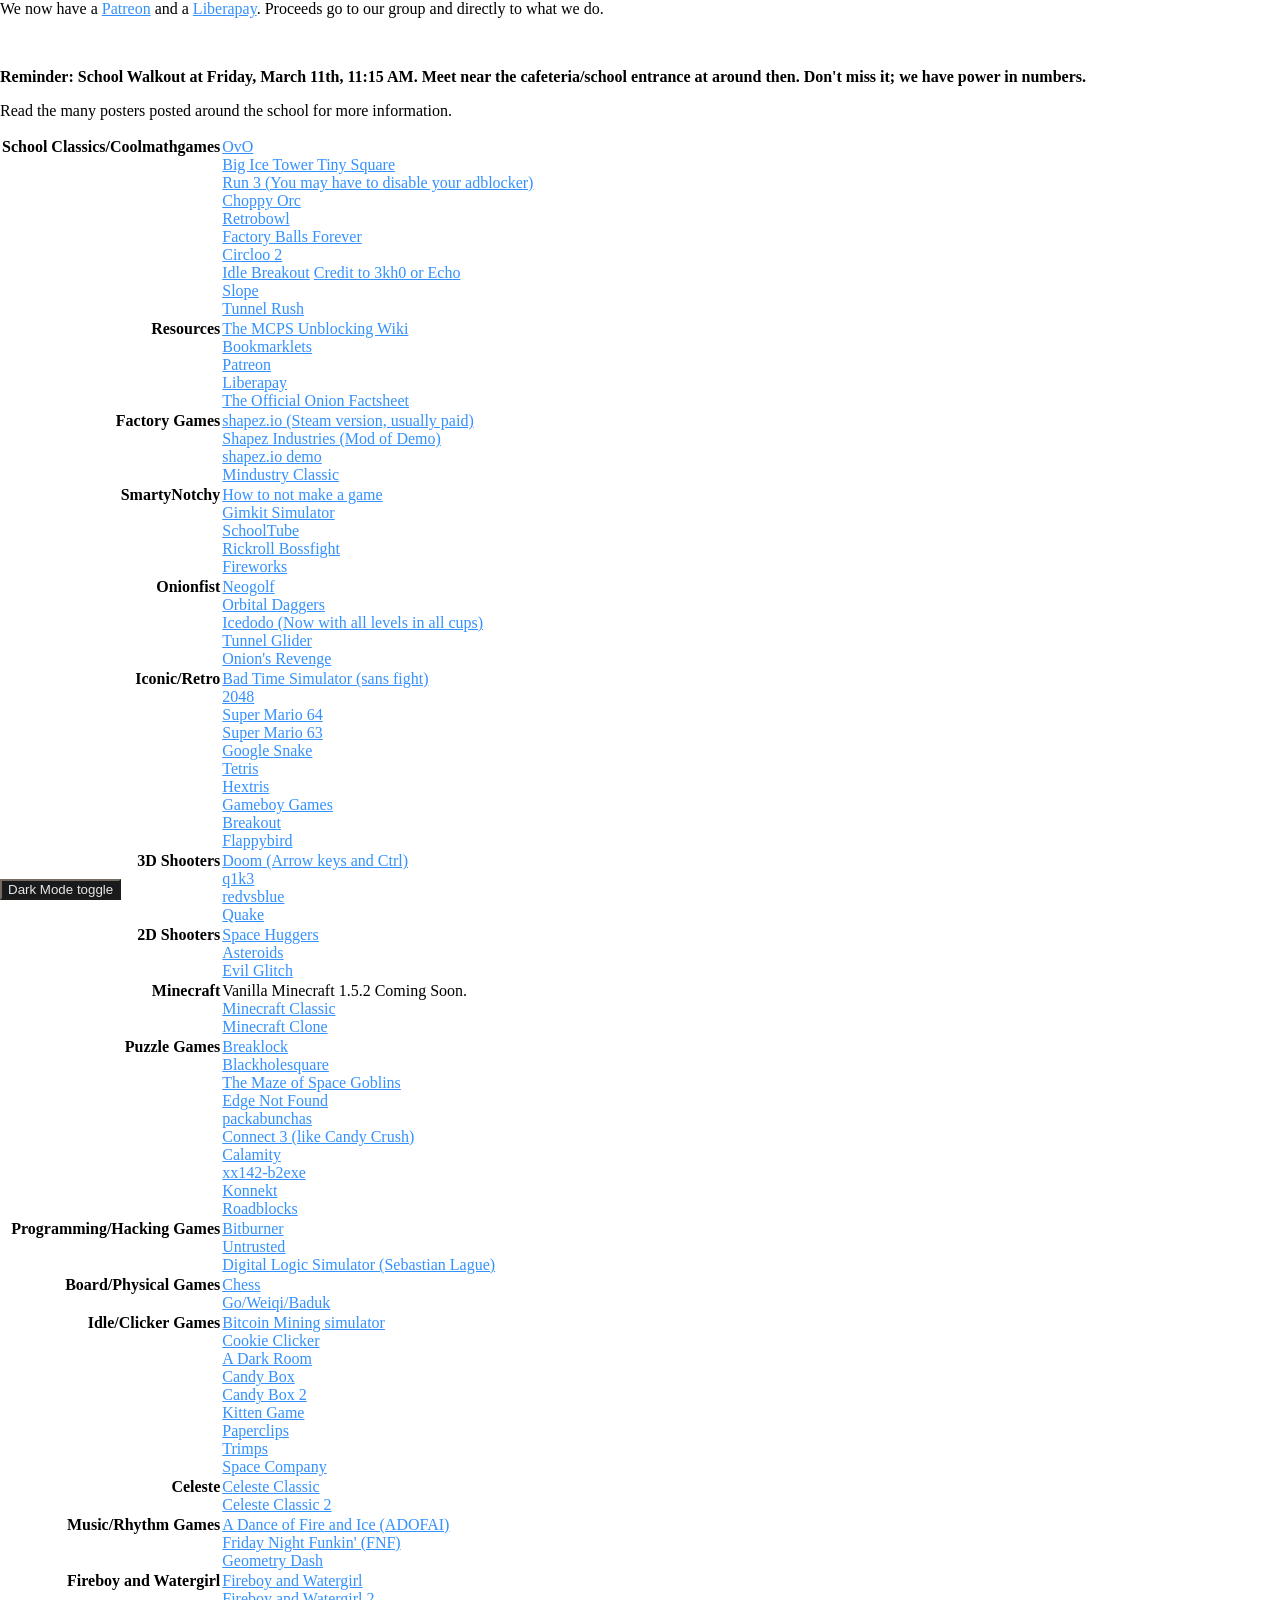
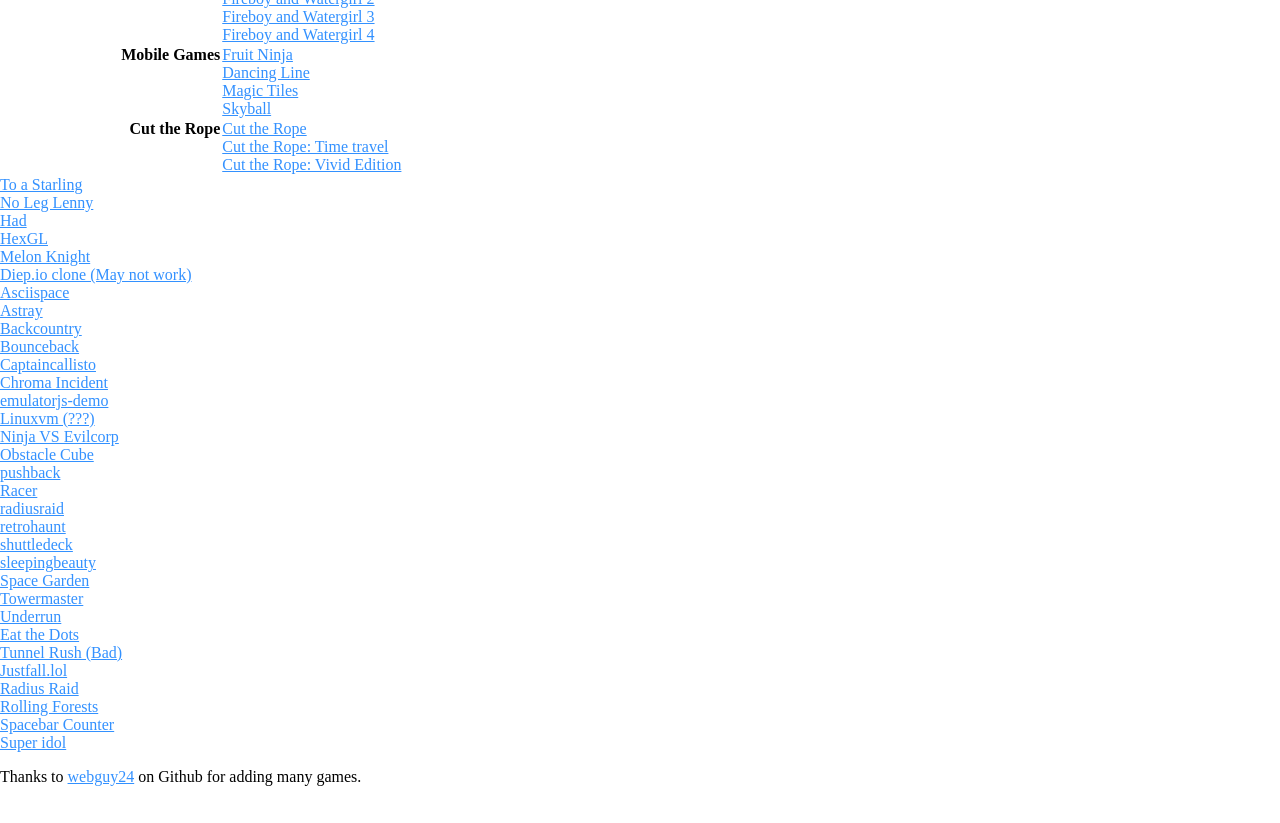
<file: index.html>
<!DOCTYPE html>
<html lang='en'>
<head>
  <title>Chromebooks Are Racist</title>
  <link rel='stylesheet' href='style.css'>
</head>
<body>

We now have a <a href='https://www.patreon.com/normalwebsite'>Patreon</a> and a <a href='https://liberapay.com/normalwebsite'>Liberapay</a>. Proceeds go to our group and directly to what we do.

  <p>	&nbsp; </p>
  
<b>Reminder: School Walkout at Friday, March 11th, 11:15 AM. Meet near the cafeteria/school entrance at around then. Don't miss it; we have power in numbers.</b>
<p>Read the many posters posted around the school for more information.</p>


<table class="groups">
  
  <tr><td class='group'>School Classics/Coolmathgames</td>
  <td>
    <a tabindex='0' href='ovo'>OvO</a><br>
    <a tabindex='0' href='bigicetowertinysquare'>Big Ice Tower Tiny Square</a><br>
    <a tabindex='0' href='run3'>Run 3 (You may have to disable your adblocker)</a><br>
    <a tabindex='0' href='choppyorc'>Choppy Orc</a><br>
    <a tabindex='0' href='retrobowl'>Retrobowl</a><br>
    <a tabindex='0' href='factoryballsforever'>Factory Balls Forever</a><br>
    <a tabindex='0' href='circloo'>Circloo 2</a><br>
    <a tabindex='0' href='idlebreakout'>Idle Breakout</a> <a href='./idlebreakout/LICENSE.txt'>Credit to 3kh0 or Echo</a><br>
    <a tabindex='0' href='slope'>Slope</a><br>
    <a tabindex='0' href='tunnelrush'>Tunnel Rush</a>
  </td></tr>
  
  <tr><td class='group'>Resources</td>
  <td>
    <a tabindex='0' href='wiki'>The MCPS Unblocking Wiki</a><br>
    <a tabindex='0' href='bookmarklets'>Bookmarklets</a><br>
    <a tabindex='0' href='https://www.patreon.com/normalwebsite'>Patreon</a><br>
    <a tabindex='0' href='https://liberapay.com/normalwebsite'>Liberapay</a><br>
    <a tabindex='0' href='https://oniononiononion.github.io'>The Official Onion Factsheet</a>
  
  </td></tr>
  
    <tr><td class='group'>Factory Games</td>
  <td>
    <a tabindex='0' href='shapezio'>shapez.io (Steam version, usually paid)</a><br>
    <a tabindex='0' href='shapezindustries'>Shapez Industries (Mod of Demo)</a><br>
    <a tabindex='0' href='shapezdemo'>shapez.io demo</a><br>
    <a tabindex='0' href='mindustry'>Mindustry Classic</a>
  </td></tr>
  
  <tr><td class='group'>SmartyNotchy</td>
  <td>
    <a tabindex='0' href='howtonotmakeagame'>How to not make a game</a><br>
    <a tabindex='0' href='gimsim'>Gimkit Simulator</a><br>  
    <a tabindex='0' href='schooltube'>SchoolTube</a><br>
    <a tabindex='0' href='rickrollbossfight'>Rickroll Bossfight</a><br>
    <a tabindex='0' href='fireworks'>Fireworks</a>
  </td></tr>
  
  <tr><td class='group'>Onionfist</td>
  <td>
    <a tabindex='0' href='onionfist/neogolf'>Neogolf</a><br>
    <a tabindex='0' href='onionfist/orbitaldaggers'>Orbital Daggers</a><br>
    <a tabindex='0' href='onionfist/icedodo'>Icedodo (Now with all levels in all cups)</a><br>
    <a tabindex='0' href='onionfist/tunnelglider'>Tunnel Glider</a><br>
    <a tabindex='0' href='onionfist/onionsrevenge'>Onion's Revenge</a>
  </td></tr>
  
  <tr><td class='group'>Iconic/Retro</td>
  <td>
    
    <a tabindex='0' href='sans'>Bad Time Simulator (sans fight)</a><br>
    <a tabindex='0' href='2048'>2048</a><br>
    <a tabindex='0' href='sm64'>Super Mario 64</a><br>
    <a tabindex='0' href='sm63'>Super Mario 63</a><br>
    <a tabindex='0' href='snake'>Google Snake</a><br>
    <a tabindex='0' href='tetris'>Tetris</a><br>
    <a tabindex='0' href='hextris'>Hextris</a><br>
    <a tabindex='0' href='gameboy'>Gameboy Games</a><br>
    <a tabindex='0' href='breakout'>Breakout</a><br>
    <a tabindex='0' href='flappybird'>Flappybird</a>
    
  </td></tr>
  
  <tr><td class='group'>3D Shooters</td>
  <td>
    <a tabindex='0' href='doom'>Doom (Arrow keys and Ctrl)</a><br>
    <a tabindex='0' href='q1k3'>q1k3</a><br>
    <a tabindex='0' href='redvsblue'>redvsblue</a><br>
    <a tabindex='0' href='quake'>Quake</a><br>
  </td></tr>
  
  <tr><td class='group'>2D Shooters</td>
  <td>
    <a tabindex='0' href='spacehuggers'>Space Huggers</a><br>
    <a tabindex='0' href='asteroids'>Asteroids</a><br>
    <a tabindex='0' href='evilglitch'>Evil Glitch</a><br>
  </td></tr>
  
  <tr><td class='group'>Minecraft</td>
  <td>
    Vanilla Minecraft 1.5.2 Coming Soon.<br>
    <a tabindex='0' href='minecraftclassic'>Minecraft Classic</a><br>
    <a tabindex='0' href='minecraftjs'>Minecraft Clone</a>
  </td></tr>
  
  <tr><td class='group'>Puzzle Games</td>
  <td>
    <a tabindex='0' href='breaklock'>Breaklock</a><br>
    <a tabindex='0' href='blackholesquare'>Blackholesquare</a><br>
    <a tabindex='0' href='themazeofspacegoblins'>The Maze of Space Goblins</a><br>
    <a tabindex='0' href='edgenotfound'>Edge Not Found</a><br>
    <a tabindex='0' href='packabunchas'>packabunchas</a><br>
    <a tabindex='0' href='connect3'>Connect 3 (like Candy Crush)</a><br>
    <a tabindex='0' href='calamity'>Calamity</a><br>
    <a tabindex='0' href='xx142-b2exe'>xx142-b2exe</a><br>
    <a tabindex='0' href='konnekt'>Konnekt</a><br>
    <a tabindex='0' href='roadblocks'>Roadblocks</a>
  </td></tr>
  
  <tr><td class='group'>Programming/Hacking Games</td>
  <td>
    <a tabindex='0' href='bitburner'>Bitburner</a><br>
    <a tabindex='0' href='untrusted'>Untrusted</a><br>
    <a tabindex='0' href='logicsim'>Digital Logic Simulator (Sebastian Lague)</a>
  </td></tr>
  
  <tr><td class='group'>Board/Physical Games</td>
  <td>
    <a tabindex='0' href='chess'>Chess</a><br>
    <a tabindex='0' href='tenuki/examples/example_with_simple_controls_and_gutter.html'>Go/Weiqi/Baduk</a>
  </td></tr>
  
  <tr><td class='group'>Idle/Clicker Games</td>
  <td>
    <a tabindex='0' href='bitcoingame'>Bitcoin Mining simulator</a><br>
    <a tabindex='0' href='cookieclicker'>Cookie Clicker</a><br>
    <a tabindex='0' href='adarkroom'>A Dark Room</a><br>
    <a tabindex='0' href='candybox'>Candy Box</a><br>
    <a tabindex='0' href='candybox2'>Candy Box 2</a><br>
    <a tabindex='0' href='kittengame'>Kitten Game</a><br>
    <a tabindex='0' href='paperclips'>Paperclips</a><br>
    <a tabindex='0' href='trimps'>Trimps</a><br>
    <a tabindex='0' href='spacecompany'>Space Company</a>
  </td></tr>
  
  <tr><td class='group'>Celeste</td>
  <td>
    <a tabindex='0' href='celeste'>Celeste Classic</a><br>
    <a tabindex='0' href='celeste2'>Celeste Classic 2</a>
  </td></tr>
  
  <tr><td class='group'>Music/Rhythm Games</td>
  <td>
    <a tabindex='0' href='adofai'>A Dance of Fire and Ice (ADOFAI)</a><br>
    <a tabindex='0' href='fnf'>Friday Night Funkin' (FNF)</a><br>
    <a tabindex='0' href='geometrydash'>Geometry Dash</a>
  </td></tr>
  
  <tr><td class='group'>Fireboy and Watergirl</td>
  <td>
    <a tabindex='0' href='fbwg'>Fireboy and Watergirl</a><br>
    <a tabindex='0' href='fbwg2'>Fireboy and Watergirl 2</a><br>
    <a tabindex='0' href='fbwg3'>Fireboy and Watergirl 3</a><br>
    <a tabindex='0' href='fbwg4'>Fireboy and Watergirl 4</a>
    <!--<a tabindex='0' href='fbwg5'>Fireboy and Watergirl 5</a>-->
  </td></tr>
  
  <tr><td class='group'>Mobile Games</td>
  <td>
    <a tabindex='0' href='fruitninja'>Fruit Ninja</a><br>
    <a tabindex='0' href='dancingline'>Dancing Line</a><br>  
    <a tabindex='0' href='magictiles'>Magic Tiles</a><br>
    <a tabindex='0' href='skyball'>Skyball</a>
  </td></tr>
  
  <tr><td class='group'>Cut the Rope</td>
  <td>
    <a tabindex='0' href='ctr'>Cut the Rope</a><br>
    <a tabindex='0' href='ctrtimetravel'>Cut the Rope: Time travel</a><br>  
    <a tabindex='0' href='ctrvivid'>Cut the Rope: Vivid Edition</a>
  </td></tr>
</table>
<a href='starling'>To a Starling</a><br>
<a href='noleglenny'>No Leg Lenny</a><br>
<a href='had'>Had</a><br>
<a href='hexgl'>HexGL</a><br>
<a href='melonknight'>Melon Knight</a><br>
<a href='diepio'>Diep.io clone (May not work)</a><br>
<a href='asciispace'>Asciispace</a><br>
<a href='astray'>Astray</a><br>
<a href='backcountry'>Backcountry</a><br>
<a href='bounceback'>Bounceback</a><br>
<a href='captaincallisto'>Captaincallisto</a><br>
<a href='chromaincident'>Chroma Incident</a><br>
<a href='emulatorjs-demo'>emulatorjs-demo</a><br>
<a href='linuxvm'>Linuxvm (???)</a><br>
<a href='ninjavsevilcorp'>Ninja VS Evilcorp</a><br>
<a href='obstacle-cube'>Obstacle Cube</a><br>
<a href='pushback'>pushback</a><br>
<a href='racer'>Racer</a><br>
<a href='radiusraid'>radiusraid</a><br>
<a href='retrohaunt'>retrohaunt</a><br>
<a href='shuttledeck'>shuttledeck</a><br>
<a href='sleepingbeauty'>sleepingbeauty</a><br>
<a href='spacegarden'>Space Garden</a><br>
<a href='towermaster'>Towermaster</a><br>
<a href='underrun'>Underrun</a><br>
<a href='agariominigame'>Eat the Dots</a><br>
<a href='tunnelrushbad'>Tunnel Rush (Bad)</a><br>
<a href='justfall'>Justfall.lol</a><br>
<a href='radiusraid'>Radius Raid</a><br>
<a href='rollingforests'>Rolling Forests</a><br>
<a href='spa'>Spacebar Counter</a><br>
<a href='superidol'>Super idol</a><br>
<p>Thanks to <a href='https://github.com/webguy24'>webguy24</a> on Github for adding many games.</p>
<button type='button' id='darktoggle' onclick='darkmode();'>Dark Mode toggle</button>
<script type='text/javascript' src='script.js'></script>
</body>
</html>
</file>
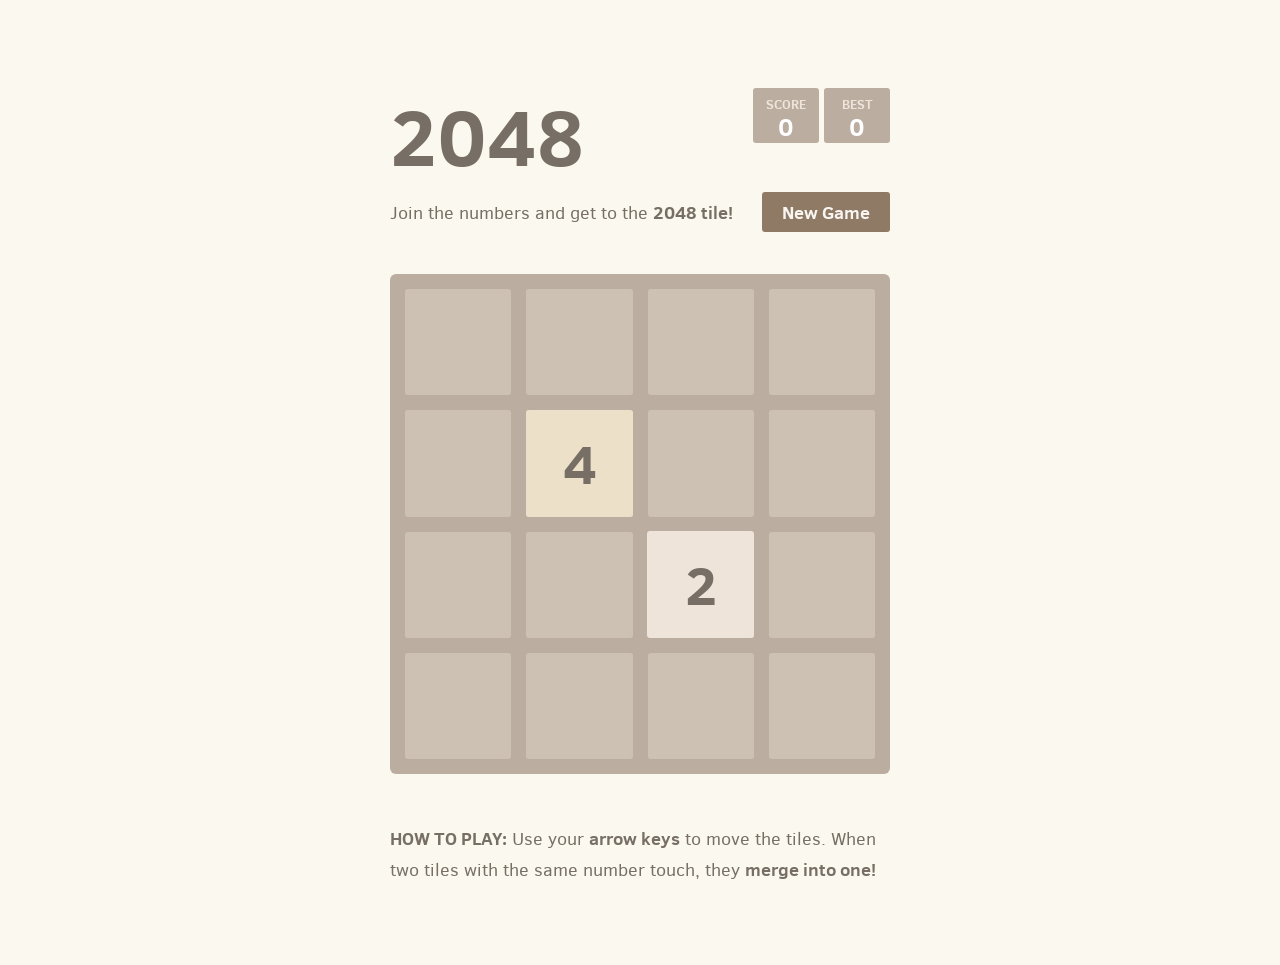
<file: 2048/index.html>
<!DOCTYPE html>
<html>

<head>
  <meta charset="utf-8">
  <title>2048</title>

  <link href="style/main.css" rel="stylesheet" type="text/css">
  <link rel="shortcut icon" href="favicon.ico">
  <link rel="apple-touch-icon" href="meta/apple-touch-icon.png">
  <link rel="apple-touch-startup-image" href="meta/apple-touch-startup-image-640x1096.png" media="(device-width: 320px) and (device-height: 568px) and (-webkit-device-pixel-ratio: 2)"> <!-- iPhone 5+ -->
  <link rel="apple-touch-startup-image" href="meta/apple-touch-startup-image-640x920.png"  media="(device-width: 320px) and (device-height: 480px) and (-webkit-device-pixel-ratio: 2)"> <!-- iPhone, retina -->
  <meta name="apple-mobile-web-app-capable" content="yes">
  <meta name="apple-mobile-web-app-status-bar-style" content="black">

  <meta name="HandheldFriendly" content="True">
  <meta name="MobileOptimized" content="320">
  <meta name="viewport" content="width=device-width, target-densitydpi=160dpi, initial-scale=1.0, maximum-scale=1, user-scalable=no, minimal-ui">
</head>
<body>
  <div class="container">
    <div class="heading">
      <h1 class="title">2048</h1>
      <div class="scores-container">
        <div class="score-container">0</div>
        <div class="best-container">0</div>
      </div>
    </div>

    <div class="above-game">
      <p class="game-intro">Join the numbers and get to the <strong>2048 tile!</strong></p>
      <a class="restart-button">New Game</a>
    </div>

    <div class="game-container">
      <div class="game-message">
        <p></p>
        <div class="lower">
	        <a class="keep-playing-button">Keep going</a>
          <a class="retry-button">Try again</a>
        </div>
      </div>

      <div class="grid-container">
        <div class="grid-row">
          <div class="grid-cell"></div>
          <div class="grid-cell"></div>
          <div class="grid-cell"></div>
          <div class="grid-cell"></div>
        </div>
        <div class="grid-row">
          <div class="grid-cell"></div>
          <div class="grid-cell"></div>
          <div class="grid-cell"></div>
          <div class="grid-cell"></div>
        </div>
        <div class="grid-row">
          <div class="grid-cell"></div>
          <div class="grid-cell"></div>
          <div class="grid-cell"></div>
          <div class="grid-cell"></div>
        </div>
        <div class="grid-row">
          <div class="grid-cell"></div>
          <div class="grid-cell"></div>
          <div class="grid-cell"></div>
          <div class="grid-cell"></div>
        </div>
      </div>

      <div class="tile-container">

      </div>
    </div>

    <p class="game-explanation">
      <strong class="important">How to play:</strong> Use your <strong>arrow keys</strong> to move the tiles. When two tiles with the same number touch, they <strong>merge into one!</strong>
    </p>
  </div>

  <script src="js/bind_polyfill.js"></script>
  <script src="js/classlist_polyfill.js"></script>
  <script src="js/animframe_polyfill.js"></script>
  <script src="js/keyboard_input_manager.js"></script>
  <script src="js/html_actuator.js"></script>
  <script src="js/grid.js"></script>
  <script src="js/tile.js"></script>
  <script src="js/local_storage_manager.js"></script>
  <script src="js/game_manager.js"></script>
  <script src="js/application.js"></script>
</body>

</html>
</file>
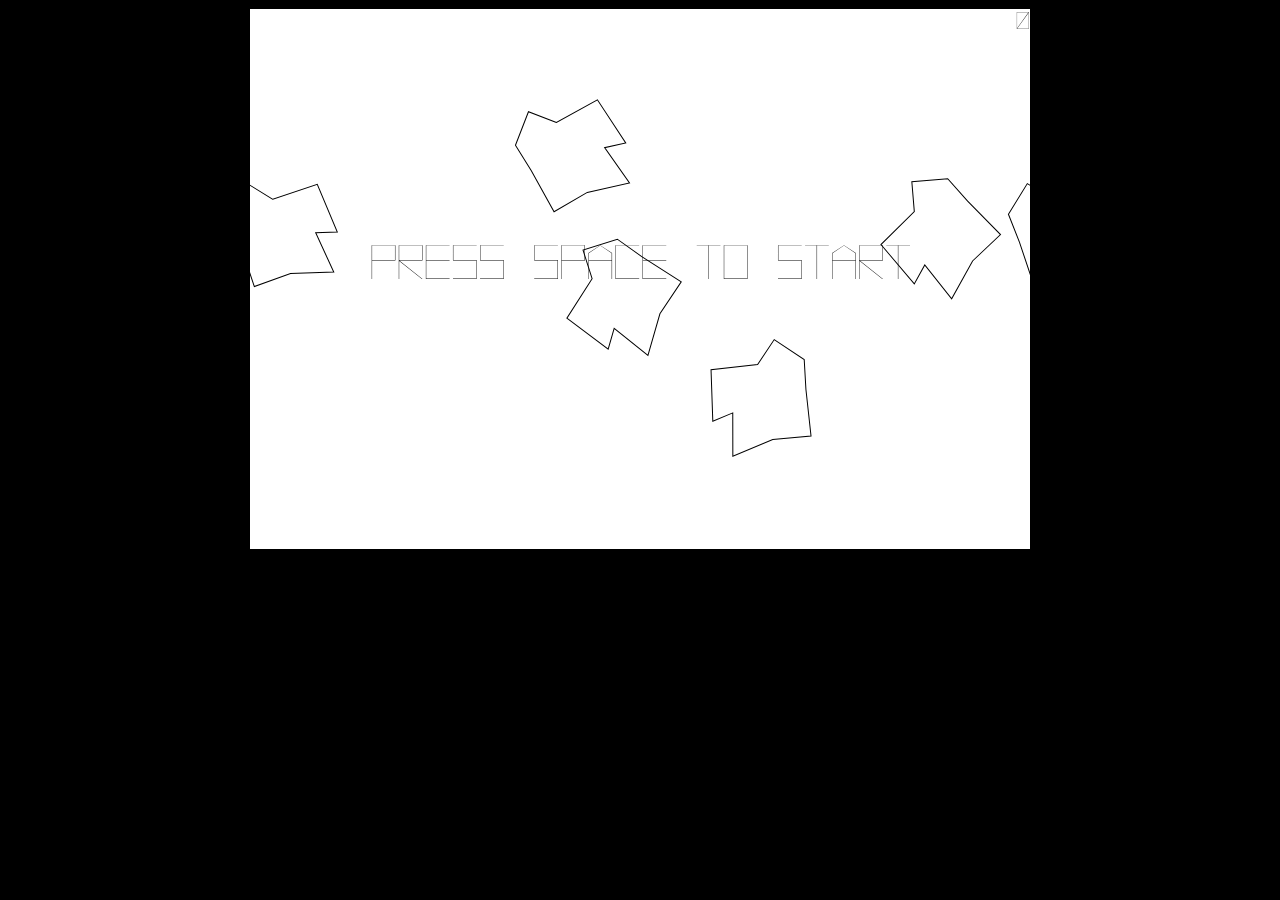
<file: asteroids/index.html>
<html>
  <head>
    <script src="jquery-1.4.1.min.js"></script>
    <script src="vector_battle_regular.typeface.js"></script>
    <script src="ipad.js"></script>
    <script src="game.js"></script>
    <style>
	  body {background-color: #000;}
      #canvas { border:1px solid black; top:0px; left:0px; background-color: #fff;}
      .button { position:absolute; border:1px solid black; }
      #left-controls { position:absolute; left:1px; bottom:0px; display:none; }
      #right-controls { position:absolute; right:1px; bottom:0px; display:none; }
      #up { width:200px; height:100px; bottom:100px;}
      #left { width:100px; height:100px; bottom:0px;}
      #right { width:100px; height:100px; bottom:0px; left:100px; }
      #space { width:200px; height:200px; bottom:0px; right:0px; }
    </style>
  </head>
  <body>
    <div id="game-container" align="center">
      <canvas id="canvas" width="780" height="540"></canvas>
      <div id="left-controls">
        <div id="up" class='button'>THRUST</div>
        <div id="left" class='button'>LEFT</div>
        <div id="right" class='button'>RIGHT</div>
      </div>
      <div id="right-controls">
        <div id="space" class='button'>FIRE</div>
      </div>
    </div>
  </body>
</html>
</file>
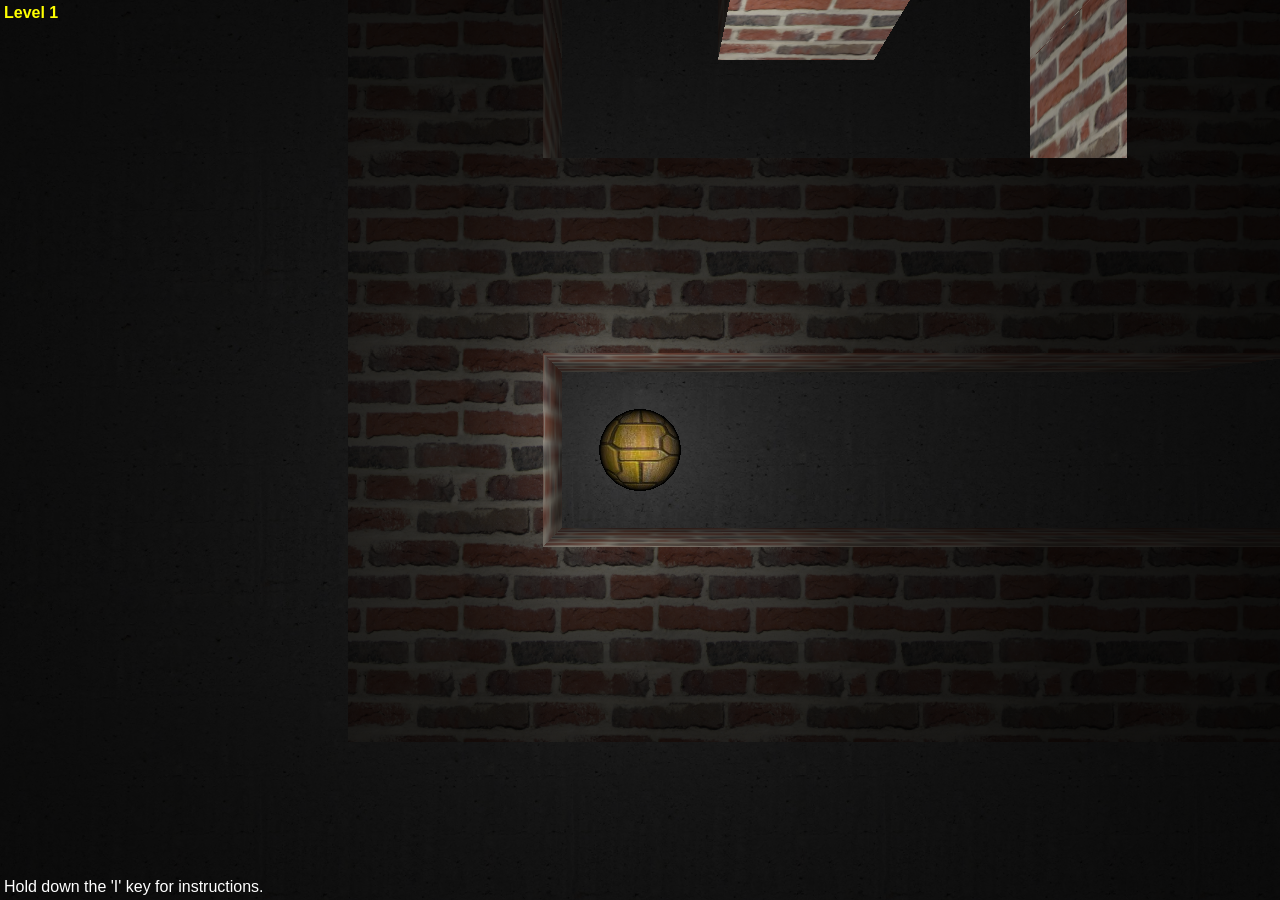
<file: astray/index.html>
<html>

    <head>
    
        <script src='Box2dWeb.min.js'></script>
        <script src="Three.js"></script>
        <script src="keyboard.js"></script>
        <script src="jquery.js"></script>
        <script src="maze.js"></script>

        <script>

            var camera         = undefined, 
                scene          = undefined, 
                renderer       = undefined, 
                light          = undefined,
                mouseX         = undefined, 
                mouseY         = undefined,
                maze           = undefined, 
                mazeMesh       = undefined,
                mazeDimension  = 11,
                planeMesh      = undefined,
                ballMesh       = undefined,
                ballRadius     = 0.25,
                keyAxis        = [0, 0],
                ironTexture    = THREE.ImageUtils.loadTexture('ball.png'),
                planeTexture   = THREE.ImageUtils.loadTexture('concrete.png'),
                brickTexture   = THREE.ImageUtils.loadTexture('brick.png'),
                gameState      = undefined,

            // Box2D shortcuts
                b2World        = Box2D.Dynamics.b2World,
                b2FixtureDef   = Box2D.Dynamics.b2FixtureDef,
                b2BodyDef      = Box2D.Dynamics.b2BodyDef,
                b2Body		   = Box2D.Dynamics.b2Body,
                b2CircleShape  = Box2D.Collision.Shapes.b2CircleShape,
                b2PolygonShape = Box2D.Collision.Shapes.b2PolygonShape,
                b2Settings     = Box2D.Common.b2Settings,
                b2Vec2         = Box2D.Common.Math.b2Vec2,

            // Box2D world variables 
                wWorld         = undefined,
                wBall          = undefined;

            
            function createPhysicsWorld() {
                // Create the world object.
                wWorld = new b2World(new b2Vec2(0, 0), true);

                // Create the ball.
                var bodyDef = new b2BodyDef();
                bodyDef.type = b2Body.b2_dynamicBody;
                bodyDef.position.Set(1, 1);
                wBall = wWorld.CreateBody(bodyDef);
                var fixDef = new b2FixtureDef();
                fixDef.density = 1.0;
                fixDef.friction = 0.0;
                fixDef.restitution = 0.25;
                fixDef.shape = new b2CircleShape(ballRadius);
                wBall.CreateFixture(fixDef);

                // Create the maze.
                bodyDef.type = b2Body.b2_staticBody;
                fixDef.shape = new b2PolygonShape();
                fixDef.shape.SetAsBox(0.5, 0.5);
                for (var i = 0; i < maze.dimension; i++) {
                    for (var j = 0; j < maze.dimension; j++) {
                        if (maze[i][j]) {
                            bodyDef.position.x = i;
                            bodyDef.position.y = j;
                            wWorld.CreateBody(bodyDef).CreateFixture(fixDef);
                        }
                    }
                }
            }
            
            
            function generate_maze_mesh(field) {
                var dummy = new THREE.Geometry();
                for (var i = 0; i < field.dimension; i++) {
                    for (var j = 0; j < field.dimension; j++) {
                        if (field[i][j]) {
                            var geometry = new THREE.CubeGeometry(1,1,1,1,1,1);
                            var mesh_ij = new THREE.Mesh(geometry);
                            mesh_ij.position.x = i;
                            mesh_ij.position.y = j;
                            mesh_ij.position.z = 0.5;
                            THREE.GeometryUtils.merge(dummy, mesh_ij);
                        }
                    }
                }
                var material = new THREE.MeshPhongMaterial({map: brickTexture});
                var mesh = new THREE.Mesh(dummy, material)
                return mesh;
            }


            function createRenderWorld() {

                // Create the scene object.
                scene = new THREE.Scene();

                // Add the light.
                light= new THREE.PointLight(0xffffff, 1);
                light.position.set(1, 1, 1.3);
                scene.add(light);
                
                // Add the ball.
                g = new THREE.SphereGeometry(ballRadius, 32, 16);
                m = new THREE.MeshPhongMaterial({map:ironTexture});
                ballMesh = new THREE.Mesh(g, m);
                ballMesh.position.set(1, 1, ballRadius);
                scene.add(ballMesh);

                // Add the camera.
                var aspect = window.innerWidth/window.innerHeight;
                camera = new THREE.PerspectiveCamera(60, aspect, 1, 1000);
                camera.position.set(1, 1, 5);
                scene.add(camera);

                // Add the maze.
                mazeMesh = generate_maze_mesh(maze);
                scene.add(mazeMesh);

                // Add the ground.
                g = new THREE.PlaneGeometry(mazeDimension*10, mazeDimension*10, mazeDimension, mazeDimension);
                planeTexture.wrapS = planeTexture.wrapT = THREE.RepeatWrapping;
                planeTexture.repeat.set(mazeDimension*5, mazeDimension*5);
                m = new THREE.MeshPhongMaterial({map:planeTexture});
                planeMesh = new THREE.Mesh(g, m);
                planeMesh.position.set((mazeDimension-1)/2, (mazeDimension-1)/2, 0);
                planeMesh.rotation.set(Math.PI/2, 0, 0);
                scene.add(planeMesh);                

            }


            function updatePhysicsWorld() {

                // Apply "friction". 
                var lv = wBall.GetLinearVelocity();
                lv.Multiply(0.95);
                wBall.SetLinearVelocity(lv);
                
                // Apply user-directed force.
                var f = new b2Vec2(keyAxis[0]*wBall.GetMass()*0.25, keyAxis[1]*wBall.GetMass()*0.25);
                wBall.ApplyImpulse(f, wBall.GetPosition());          
                keyAxis = [0,0];

                // Take a time step.
                wWorld.Step(1/60, 8, 3);
            }
            

            function updateRenderWorld() {

                // Update ball position.
                var stepX = wBall.GetPosition().x - ballMesh.position.x;
                var stepY = wBall.GetPosition().y - ballMesh.position.y;
                ballMesh.position.x += stepX;
                ballMesh.position.y += stepY;

                // Update ball rotation.
                var tempMat = new THREE.Matrix4();
                tempMat.makeRotationAxis(new THREE.Vector3(0,1,0), stepX/ballRadius);
                tempMat.multiplySelf(ballMesh.matrix);
                ballMesh.matrix = tempMat;
                tempMat = new THREE.Matrix4();
                tempMat.makeRotationAxis(new THREE.Vector3(1,0,0), -stepY/ballRadius);
                tempMat.multiplySelf(ballMesh.matrix);
                ballMesh.matrix = tempMat;
                ballMesh.rotation.getRotationFromMatrix(ballMesh.matrix);
                
                // Update camera and light positions.
                camera.position.x += (ballMesh.position.x - camera.position.x) * 0.1;
                camera.position.y += (ballMesh.position.y - camera.position.y) * 0.1;
                camera.position.z += (5 - camera.position.z) * 0.1;
                light.position.x = camera.position.x;
                light.position.y = camera.position.y;
                light.position.z = camera.position.z - 3.7;
            }


            function gameLoop() {
            
                switch(gameState) {
                
                    case 'initialize':
                        maze = generateSquareMaze(mazeDimension);
                        maze[mazeDimension-1][mazeDimension-2] = false;
                        createPhysicsWorld();
                        createRenderWorld();
                        camera.position.set(1, 1, 5);
                        light.position.set(1, 1, 1.3);
                        light.intensity = 0;
                        var level = Math.floor((mazeDimension-1)/2 - 4);
                        $('#level').html('Level ' + level);
                        gameState = 'fade in';
                        break;
                        
                    case 'fade in':
                        light.intensity += 0.1 * (1.0 - light.intensity);
                        renderer.render(scene, camera);
                        if (Math.abs(light.intensity - 1.0) < 0.05) {
                            light.intensity = 1.0;
                            gameState = 'play'
                        }
                        break;

                    case 'play':
                        updatePhysicsWorld();
                        updateRenderWorld();
                        renderer.render(scene, camera);

                        // Check for victory.
                        var mazeX = Math.floor(ballMesh.position.x + 0.5);
                        var mazeY = Math.floor(ballMesh.position.y + 0.5);
                        if (mazeX == mazeDimension && mazeY == mazeDimension - 2) { 
                            mazeDimension += 2;
                            gameState = 'fade out';
                        }
                        break;
                
                    case 'fade out':
                        updatePhysicsWorld();
                        updateRenderWorld();
                        light.intensity += 0.1 * (0.0 - light.intensity);
                        renderer.render(scene, camera);
                        if (Math.abs(light.intensity - 0.0) < 0.1) {
                            light.intensity = 0.0;
                            renderer.render(scene, camera);
                            gameState = 'initialize'
                        }
                        break;
                        
                }
            
                requestAnimationFrame(gameLoop);

            }


            function onResize() {
                renderer.setSize(window.innerWidth, window.innerHeight);
                camera.aspect = window.innerWidth/window.innerHeight;
                camera.updateProjectionMatrix();
            }
            

            function onMoveKey(axis) {
                keyAxis = axis.slice(0);
            }

            
            jQuery.fn.centerv = function () {
                wh = window.innerHeight;
                h = this.outerHeight();
                this.css("position", "absolute");
                this.css("top", Math.max(0, (wh - h)/2) + "px");
                return this;
            }            

            
            jQuery.fn.centerh = function () {
                ww = window.innerWidth;
                w = this.outerWidth();
                this.css("position", "absolute");
                this.css("left", Math.max(0, (ww - w)/2) + "px");
                return this;
            }            

            
            jQuery.fn.center = function () {
                this.centerv();
                this.centerh();
                return this;
            }            

            
            $(document).ready(function() {

                // Prepare the instructions.
                $('#instructions').center();
                $('#instructions').hide();
                KeyboardJS.bind.key('i', function(){$('#instructions').show()}, 
                                         function(){$('#instructions').hide()});
    
                // Create the renderer.
                renderer = new THREE.WebGLRenderer();
                renderer.setSize(window.innerWidth, window.innerHeight);
                document.body.appendChild(renderer.domElement);

                // Bind keyboard and resize events.
                KeyboardJS.bind.axis('left', 'right', 'down', 'up', onMoveKey);
                KeyboardJS.bind.axis('h', 'l', 'j', 'k', onMoveKey);
                $(window).resize(onResize);
                

                // Set the initial game state.
                gameState = 'initialize';
                
                // Start the game loop.
                requestAnimationFrame(gameLoop);

            })
            
            

        </script>
    
        <style>
        
            body {
                background: black;
                margin: 0;
                padding: 0;
                font-family: 'Helvetica';
            }
            
            #instructions {
                background-color: rgba(0,0,0,0.75);
                color: white;
                text-align: center;
                padding: 32px;
                margin: 0px;
                display: inline;
                border: 2px solid white;
            }

            #help {
                position: absolute;
                left: 0px;
                bottom: 0px;
                padding: 4px;
                color: white;   
            }

            #level {
                position: absolute;
                left: 0px;
                top: 0px;
                padding: 4px;
                color: yellow;   
                font-weight: bold;
            }

        </style>
        
    </head>
    
    <body>
    
    <div id='instructions'>
        How to play Astray:
        <br><br>
        Use the arrow keys to move the ball and find the exit to the maze.
        <br><br>
        Vim trainees: h, j, k, l
    </div>
    
    <div id='help'>
        Hold down the 'I' key for instructions.
    </div>

    <div id='level'>
        Level 1
    </div> 
    
    </body>

</html>
</file>
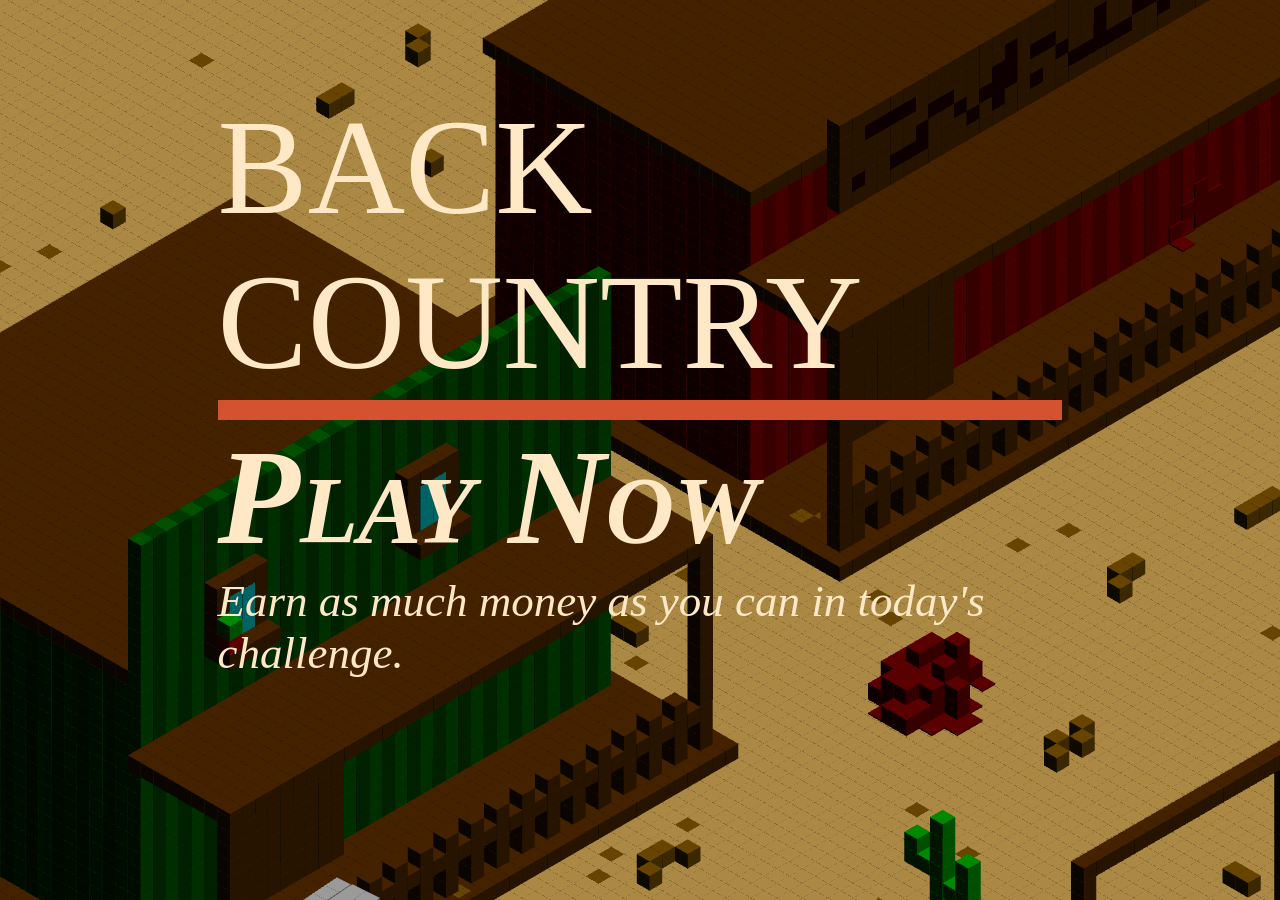
<file: backcountry/index.html>
<!doctype html><meta name=monetization content="$coil.xrptipbot.com/3lcUCVS5Rm-e6Ch_O7vpQA"><meta charset=utf-8><meta name=viewport content="width=device-width,user-scalable=0"><title>Backcountry</title><style>body,html{overflow:hidden;margin:0}canvas,main{position:absolute;top:0;right:0;bottom:0;left:0;user-select:none;color:#ffe8c6;font:15vmin Impact}[onclick],a{cursor:pointer;color:#ffe8c6}[onclick]:hover,a:hover{color:#fff}</style><canvas></canvas><canvas></canvas><main></main><script>!function(){function t(t,n){return(i,e)=>{i.t[e]|=8,i[3][e]={i:t,o:n}}}function n(t=1/0){return(n,i)=>{n.t[i]|=1<<23,n[23][i]={l:t,s:0}}}function i(t){zt=198706*t}function e(){return((zt=16807*zt%2147483647)-1)/2147483646}function o(t=0,n=1){return~~(e()*(n-t+1)+t)}function r(t){return t[o(0,t.length-1)]}function a(t){return 1-(1-t)**4}function l(t,n,i,e){let o=t[3][n].o,r=t[23][n],l=r.s/r.l;t.u.font=`${o/125+1}vmin Impact`,t.u.textAlign="center",t.u.fillStyle=`rgba(255,232,198,${a(1-l)})`,t.u.fillText(o.toFixed(0),i,e-50-a(l)*o/5)}function s(t,n,i,e){let o=t[3][n].o,r=t[23][n],l=r.s/r.l;t.u.font="10vmin Impact",t.u.fillStyle=`rgba(255,255,0,${a(1-l)})`,t.u.fillText(`+ $${o.toLocaleString("en")}`,i+100,e-150*a(l))}function f(t,n,i,e){let o=t[23][n];t.u.fillStyle=`rgba(255,79,79,${.4*(1-o.s/o.l)**3})`,t.u.fillRect(0,0,t.m.width,t.m.height)}function u(t){return(n,i)=>{n.t[i]|=1<<18,n[18][i]={h:t}}}function c(t,n){let i=qt;return(e,o)=>{e.t[o]|=4,e[2][o]={T:0,g:e.v[1],p:m(e.U,i,t),C:i.R.length,M:t.length/4,N:n}}}function m(t,n,i){let e=t.crVA();return t.biVA(e),t.biB(Ot,t.crB()),t.buD(Ot,n.k,Pt),t.enVAA(1),t.veAP(1,3,jt,0,0,0),t.biB(Ot,t.crB()),t.buD(Ot,n.A,Pt),t.enVAA(2),t.veAP(2,3,jt,0,0,0),t.biB(Ot,t.crB()),t.buD(Ot,i,Pt),t.enVAA(3),t.veAP(3,4,jt,0,0,0),t.veAD(3,1),t.biB(Bt,t.crB()),t.buD(Bt,n.R,Pt),t.biVA(null),e}function h(){let t=new Float32Array(16);return t[0]=1,t[5]=1,t[10]=1,t[15]=1,t}function T(t,n){let i=n[0],e=n[1],o=n[2],r=n[3],a=n[4],l=n[5],s=n[6],f=n[7],u=n[8],c=n[9],m=n[10],h=n[11],T=n[12],d=n[13],g=n[14],v=n[15],p=i*l-e*a,U=i*s-o*a,y=i*f-r*a,C=e*s-o*l,b=e*f-r*l,R=o*f-r*s,M=u*d-c*T,N=u*g-m*T,k=u*v-h*T,A=c*g-m*d,w=c*v-h*d,F=m*v-h*g,x=p*F-U*w+y*A+C*k-b*N+R*M;return x?(t[0]=(l*F-s*w+f*A)*(x=1/x),t[1]=(o*w-e*F-r*A)*x,t[2]=(d*R-g*b+v*C)*x,t[3]=(m*b-c*R-h*C)*x,t[4]=(s*k-a*F-f*N)*x,t[5]=(i*F-o*k+r*N)*x,t[6]=(g*y-T*R-v*U)*x,t[7]=(u*R-m*y+h*U)*x,t[8]=(a*w-l*k+f*M)*x,t[9]=(e*k-i*w-r*M)*x,t[10]=(T*b-d*y+v*p)*x,t[11]=(c*y-u*b-h*p)*x,t[12]=(l*N-a*A-s*M)*x,t[13]=(i*A-e*N+o*M)*x,t[14]=(d*U-T*C-g*p)*x,t[15]=(u*C-c*U+m*p)*x,t):null}function d(t,n,i){let e=n[0],o=n[1],r=n[2],a=n[3],l=n[4],s=n[5],f=n[6],u=n[7],c=n[8],m=n[9],h=n[10],T=n[11],d=n[12],g=n[13],v=n[14],p=n[15],U=i[0],y=i[1],C=i[2],b=i[3];return t[0]=U*e+y*l+C*c+b*d,t[1]=U*o+y*s+C*m+b*g,t[2]=U*r+y*f+C*h+b*v,t[3]=U*a+y*u+C*T+b*p,t[4]=(U=i[4])*e+(y=i[5])*l+(C=i[6])*c+(b=i[7])*d,t[5]=U*o+y*s+C*m+b*g,t[6]=U*r+y*f+C*h+b*v,t[7]=U*a+y*u+C*T+b*p,t[8]=(U=i[8])*e+(y=i[9])*l+(C=i[10])*c+(b=i[11])*d,t[9]=U*o+y*s+C*m+b*g,t[10]=U*r+y*f+C*h+b*v,t[11]=U*a+y*u+C*T+b*p,t[12]=(U=i[12])*e+(y=i[13])*l+(C=i[14])*c+(b=i[15])*d,t[13]=U*o+y*s+C*m+b*g,t[14]=U*r+y*f+C*h+b*v,t[15]=U*a+y*u+C*T+b*p,t}function g(t,n){return t[0]=n[8],t[1]=n[9],t[2]=n[10],C(t,t)}function v(t,n){return t[0]=n[12],t[1]=n[13],t[2]=n[14],t}function p(t,n,i){return t[0]=n[0]+i[0],t[1]=n[1]+i[1],t[2]=n[2]+i[2],t}function U(t,n,i){return t[0]=n[0]-i[0],t[1]=n[1]-i[1],t[2]=n[2]-i[2],t}function y(t,n,i){return t[0]=n[0]*i,t[1]=n[1]*i,t[2]=n[2]*i,t}function C(t,n){let i=n[0],e=n[1],o=n[2],r=i*i+e*e+o*o;return r>0&&(r=1/Math.sqrt(r)),t[0]=n[0]*r,t[1]=n[1]*r,t[2]=n[2]*r,t}function b(t,n,i){let e=n[0],o=n[1],r=n[2],a=i[3]*e+i[7]*o+i[11]*r+i[15];return t[0]=(i[0]*e+i[4]*o+i[8]*r+i[12])/(a=a||1),t[1]=(i[1]*e+i[5]*o+i[9]*r+i[13])/a,t[2]=(i[2]*e+i[6]*o+i[10]*r+i[14])/a,t}function R(t){return Math.hypot(t[0],t[1],t[2])}function M(t,n,i,e){let o=n[0],r=n[1],a=n[2];return t[0]=o+e*(i[0]-o),t[1]=r+e*(i[1]-r),t[2]=a+e*(i[2]-a),t}function N(t,n,i,e){i*=.008726646259971648,e*=.008726646259971648;let o=Math.sin(n*=.008726646259971648),r=Math.cos(n),a=Math.sin(i),l=Math.cos(i),s=Math.sin(e),f=Math.cos(e);return t[0]=o*l*f-r*a*s,t[1]=r*a*f+o*l*s,t[2]=r*l*s-o*a*f,t[3]=r*l*f+o*a*s,t}function k(t,n,i){let e=R(U([],t,n)),o=1/e,r=[];for(let a=0;a<e;a++)r=r.concat([...M([],t,n,o*a),i]);return r}function A(t){let n=[...Ht,...r(Jt)],i=e()>.4,a=e()>.4,l=20+8*o(),s=30+8*o(0,5),f=15+o(0,9),m=[],h=[];for(let t=1;t<l;t++)m.push(...k([t,0,s-1],[t,f,s-1],t%2?9:10));for(let t=1;t<s;t++)m.push(...k([l,0,t],[l,f*(i?1.5:1),t],t%2?9:10)),m.push(...k([0,f,t],[l+1,f,t],1));for(let t=-1;t<l+3+8;t++)m.push(...k([t-1,0,0],[t-1,0,s+2],1));if(a&&i){let n=5,i=4;for(let e=n;e<s-n-1;e+=3*n)h.push({F:N([],0,180*o(0,2),0),K:[l+1,f+i/2,s-e-n/2],I:[c(t.S[6]),u(2)]})}else{let t=5+o(0,2),n=~~(.75*s),r=~~((s-n)/2);for(let o=2;o<n;o++)for(let a=0;a<t;a++)m.push(l+1,~~(f*(i?1.5:1))+a-~~(t/2),r+o,e()>.4||2==o||o==n-1||0==a||a==t-1?1:2)}for(let t=0;t<8;t++)m.push(...k([l+t+1,.75*f,1],[l+t+1,.75*f,s+1],1));m.push(...k([l+8,0,1],[l+8,.75*f,1],1),...k([l+8,0,s],[l+8,.75*f,s],1)),m.push(...k([l+8,3,1],[l+8,3,s],1));for(let t=1;t<s;t+=2)m.push(...k([l+8,0,t],[l+8,5,t],1));for(let t=0;t<8;t++)m.push(...k([l+1,0,s-t-8],[l+1,8,s-t-8],1));return{$:{K:[0,1.5,0],I:[c(Float32Array.from(m),n)],Y:h},X:l+3+8+1,D:s+2}}function w(t){return(n,i)=>{let e={};for(let n in t){let{q:i,P:o=7}=t[n],r=i[i.length-1].L;e[n]={q:i.map(t=>({...t})),P:o,O:r,B:0}}n.t[i]|=128,n[7][i]={_:e,W:e[1]}}}function F(t){return{F:N([],270,0,0),K:[0,-3,0],I:[c(t.S[4])]}}function x(t){let n=function(t){let n=tn.slice();n.splice(6,3,...r(nn)),n.splice(9,3,...r(en));let i=2*o(2,3),a=2*o(Math.max(2,i/2),5),l=o(1,3),s=l>1,f=e()>.4,u=[];for(let t=0;t<i;t++)u.push(...k([-a/2+.5,0,-i/2+t+.5],[a/2+.5,0,-i/2+t+.5],2));f&&u.push(...k([a/2-.5,1,-i/2+.5],[a/2-.5,1,i/2+.5],2),...k([-a/2+.5,1,-i/2+.5],[-a/2+.5,1,i/2+.5],2));for(let t=0;t<l;t++)for(let n=0;n<2;n++)u.push(...k([-.5,t+1,-1+n+.5],[1.5,t+1,-1+n+.5],s&&0==t?3:2));return{K:[0,3,0],Y:[{I:[c(Float32Array.from(u),n),w({1:{q:[{L:0}]},4:{q:[{L:0,K:[0,0,0]},{L:.1,K:[0,2,0]},{L:.2,K:[0,0,0]}],P:0},6:{q:[{L:0,K:[0,0,0],F:[0,0,0,1]},{L:.1,K:[0,2,0],F:[0,1,0,0]},{L:.2,K:[0,0,0],F:[0,0,0,-1]}],P:0}})]}]}}(),i=tn.slice();return i.splice(0,3,...r(on)),i.splice(3,3,...r(ln)),i.splice(12,3,...r(rn)),i.splice(15,3,...r(an)),{F:[0,1,0,0],I:[w({1:{q:[{L:0}]},5:{q:[{L:0,K:[0,1,0],F:[0,1,0,0]},{L:1,K:[0,-4,0],F:N([],-90,0,0),V:a},{L:5,K:[0,-9,0]}],P:0}})],Y:[{K:[1.5,0,-5]},{I:[c(t.S[0],i),w({1:{q:[{L:0,F:N([],0,5,0)},{L:.5,F:N([],0,-5,0)}]},2:{q:[{L:0,F:N([],0,5,0)},{L:.2,F:N([],0,-5,0)}]}})],Y:[n]},{K:[1.5,0,.5],I:[w({1:{q:[{L:0,F:N([],5,0,0)},{L:.5,F:N([],-5,0,0)}]},2:{q:[{L:0,F:N([],60,0,0)},{L:.2,F:N([],-30,0,0)}]},3:{q:[{L:0,F:N([],50,0,0)},{L:.1,F:N([],90,0,0),V:a},{L:.13,F:N([],110,0,0)},{L:.3,F:N([],0,0,0),V:a}],P:0}})],Y:[{K:[0,-1,0],I:[c(t.S[3],i)]},F(t)]},{K:[-1.5,0,.5],I:[w({1:{q:[{L:0,F:N([],-5,0,0)},{L:.5,F:N([],5,0,0)}]},2:{q:[{L:0,F:N([],-30,0,0)},{L:.2,F:N([],60,0,0)}]}})],Y:[{K:[0,-1,0],I:[c(t.S[3],i)]}]},{K:[.5,-2,.5],I:[w({1:{q:[{L:0,F:N([],5,0,0)},{L:1,F:N([],5,0,0)}]},2:{q:[{L:0,F:N([],-45,0,0)},{L:.2,F:N([],45,0,0)}]}})],Y:[{K:[0,-1.5,0],I:[c(t.S[2],i)]}]},{K:[-.5,-2,.5],I:[w({1:{q:[{L:0,F:N([],-5,0,0)},{L:1,F:N([],-5,0,0)}]},2:{q:[{L:0,F:N([],45,0,0)},{L:.2,F:N([],-45,0,0)}]}})],Y:[{K:[0,-1.5,0],I:[c(t.S[2],i)]}]}]}}function E(t){return(n,i)=>{n.t[i]|=64,n[6][i]={G:t,B:0}}}function K(t=1,n=[1,1,1],i=1){return(e,o)=>{e.t[o]|=512,e[9][o]={j:o,Z:1,H:t,J:n,tt:[0,0,0],l:[0,0,0],nt:[],P:i}}}function I(t,{it:n,et:i}){for(let e=0;e<t.t.length;e++)if(2048&t.t[e]&&t[11][e].it==n&&t[11][e].et==i)return e;return-3}function S(t,n){return(i,e)=>{i.t[e]|=1<<17,i[17][e]={ot:t,rt:n,at:[],lt:0}}}function $(t=[1,1,1],n=1){return(i,e)=>{i.t[e]|=32,i[5][e]=[...t,n**2]}}function Y(t,n){return(i,e)=>{i.t[e]|=4,i[2][e]={T:1,g:i.v[2],st:i.U.crB(),ft:[...t,n]}}}function X(t=0){return(n,i)=>{n.t[i]|=1<<22,n[22][i]={O:t}}}function z(t){return(n,i)=>{n.t[i]|=1024,n[10][i]={ut:t}}}function D(t){return{K:[0,1.5,0],F:N([],0,90*o(0,3),0),I:[c(Float32Array.from(k([-1,0,0],[1,0,0],4)),Ht),u(2),K(0,[4,4,4]),z(10),E()],Y:[{K:[0,3,0],I:[$([1,1,0],3),u(5)]}]}}function q(t){let n=t.S[7];return{K:[.1,o(0,2)+.1,.1],F:N([],90*o(0,3),90*o(0,3),90*o(0,3)),I:[c(n),u(2)]}}function P(t,n,i=0,r=0,a=1,l=[5,6]){let s={I:[c(function(t,n){let i=[];for(let t=0;t<8;t++)for(let o=0;o<8;o++)i.push(t-4+.5,.5,o-4+.5,e()>.01?n[0]:n[1]);return Float32Array.from(i)}(0,l),Ht),u(2),E(),w({1:{q:[{L:0,K:[0,0,0]}]},6:{q:[{L:0,K:[0,0,0]},{L:.1,K:[0,-.5,0]},{L:.2,K:[0,0,0]}],P:0}})],Y:[]};return n?e()>.85?s.Y.push(function(t){let n=function(){let t=o(1,4),n=[];for(let i=0;i<t;i++){let t=o(-1,1);n.push(i,0,t,0)}return Float32Array.from(n)}();return{K:[0,1.5,0],F:N([],0,90*o(0,3),0),I:[c(n,Ht),u(2)]}}()):a&&e()<.01&&s.Y.push(D()):s.Y.push(e()>.5?function(t){let n=t.S[1];return{K:[0,o(2,5)+.5,0],I:[c(n),u(2)]}}(t):e()>.01?q(t):function(t){return{K:[0,1.5,0],I:[c(t.S[5]),u(2)],Y:[{I:[K(0,[15,15,15]),z(12)],Y:[{I:[X(1/0),S(2,.1),Y([1,0,0],15)]},{K:[0,3,0],I:[$([1,.5,0],3),u(5)]}]}]}}(t)),{F:N([],0,90*o(0,3),0),K:[0,0,0],I:[K(0,[8,1,8],n?4:1),u(9),(f=i,m=r,(t,n)=>{t.t[n]|=2048,t[11][n]={it:f,et:m}})],Y:[s]};var f,m}function L(t,n,i){return(e,o)=>{let r=function(t,n,i,e,o,r,a){let l=1/(o-i),s=1/(e-n),f=1/(r-a);return t[0]=-2*l,t[1]=0,t[2]=0,t[3]=0,t[4]=0,t[5]=-2*s,t[6]=0,t[7]=0,t[8]=0,t[9]=0,t[10]=2*f,t[11]=0,t[12]=(o+i)*l,t[13]=(n+e)*s,t[14]=(a+r)*f,t[15]=1,t}(h(),t,t*(e.ct.width/e.ct.height),-t,e.ct.width/e.ct.height*-t,n,i);e.t[o]|=16,e[4][o]={j:o,ht:r,Tt:T([],r),dt:h(),gt:h()}}}function O(t){return{K:[0,200,0],I:[(n=t,(t,i)=>{t.t[i]|=65536,t[16][i]={vt:n}})],Y:[{K:[50,50,50],F:[-.28,.364,.116,.88],Y:[{I:[L(25,1,500),(t,n)=>{t.t[n]|=4096,t[12][n]={pt:[]}},X()]}]}]};var n}function B(t){return(n,i)=>{n.t[i]|=32768,n[15][i]={l:t,W:t}}}function _(t=3.5,n=.5){return(i,e)=>{i.t[e]|=256,i[8][e]={Ut:t,yt:n}}}function W(t=1,n=0){return(i,e)=>{i.t[e]|=1<<20,i[20][e]={Ct:t,bt:n,Rt:0}}}function V(t=0,n=0){return(i,e)=>{i.t[e]|=1<<19,i[19][e]={it:t,et:n,Mt:null,Nt:[],kt:0,At:0}}}function G(t,n,i,e){let o=t[1][n].wt.j,r=t[15][o],a=.01*t.m.height;16384&t.t[o]?t.u.fillStyle="#0f0":t.t[o]&1<<20&&t[20][o].bt?(t.u.fillStyle="#ff0",a*=2):t.u.fillStyle="#f00",t.u.fillRect(i-.05*t.m.width,e,.1*t.m.width*r.W/r.l,a)}function j(t){let n=[{I:[c(function(t,n){let i=[];for(let t=0;t<8;t++)for(let n=0;n<8;n++)for(let o=0;o<6;o++)i.push(t-4+.5,o-4+.5,n-4+.5,e()>.4?7:8);return Float32Array.from(i)}(),Ht),u(2)]}];return e()<.1&&n.push({Y:[{K:[0,0,4],I:[c(new Float32Array(4),[1,.5,0]),u(2)]},{K:[0,1,7],I:[u(5),$([1,.5,0],5)]}]}),{K:[0,4,0],I:[K(0,[8,4,8],1),u(9)],Y:n}}function Q(n){i(n.Ft),n.xt=void 0,n.t=[],n.Et=[],n.U.clC(.8,.3,.2,1);for(let t=0;t<30;t++){n.Et[t]=[];for(let i=0;i<30;i++)n.Et[t][i]=0==t||29==t||0==i||29==i?NaN:1/0}Z(n,[0,29],[0,29],30,.3);for(let t=0;t<30;t++)for(let i=0;i<30;i++){let e=n.Et[t][i]==1/0,o=e?P(n,e,t,i,1,[7,8]):j();n.Kt({...o,K:[8*(-15+t),o.K[1],8*(-15+i)]})}n.Kt({K:[1,2,-1],I:[$([.5,.5,.5],0),E(sn)]}),n.Et[28]&&n.Et[28][28]&&!isNaN(n.Et[28][28])&&n.Kt({It:[1.5,1.5,1.5],K:[104,7.5,104],F:N([],0,90*o(0,3),0),I:[W(0,1),V(28,28),_(o(12,16),0),K(1,[7,7,7],8),B(5e3*n.St),(t,n)=>{t.t[n]|=8192,t[13][n]={vt:null}},E()],Y:[(i(n.Ft),x(n)),{K:[0,10,0],I:[t(G)]}]});for(let i=0;i<20;i++){let i=o(4,30),e=o(4,30);n.Et[i]&&n.Et[i][e]&&!isNaN(n.Et[i][e])&&n.Kt({K:[8*(-15+i),4.3+Math.random(),8*(-15+e)],I:[W(0),V(i,e),_(o(8,15)),K(1,[7,7,7],8),B(2e3*n.St),(t,n)=>{t.t[n]|=8192,t[13][n]={vt:null}},E()],Y:[x(n),{K:[0,10,0],I:[t(G)]}]})}i(n.$t),n.Yt=n.Kt({K:[-112,5,-112],I:[(t,n)=>{t.t[n]|=16384,t[14][n]={}},V(1,1),_(25,0),K(1,[3,7,3],16),B(1e4),(t,n)=>{t.t[n]|=8192,t[13][n]={vt:null}},E()],Y:[x(n),{K:[0,25,0],I:[$([1,1,1],20)]},{K:[0,10,0],I:[t(G)]}]}),n.Kt({It:[240,60,240],K:[-4,-29.51,-4],I:[c(Float32Array.from([0,0,0,7]),Ht)]}),n.Kt(O(n.Yt))}function Z(t,[n,i],[e,o],r,a){if(i-n>=o-e){if(i-n>3){let l=Math.ceil((n+i)/2),s=o-1,f=e+1,u=~~(Math.random()*(s-f+1))+f,c=0,m=0;t.Et[o][l]==1/0&&(u=s,c=1),t.Et[e][l]==1/0&&(u=f,m=1);for(let n=e+1;n<o;n++){if(c&&m){if(n==s||n==f)continue}else if(n==u)continue;t.Et[n][l]=Math.random()>a?NaN:1/0}Z(t,[n,l],[e,o],r,a),Z(t,[l,i],[e,o],r,a)}}else if(o-e>3){let l=Math.ceil((e+o)/2),s=i-1,f=n+1,u=~~(Math.random()*(s-f+1))+f,c=0,m=0;t.Et[l][i]==1/0&&(u=s,c=1),t.Et[l][n]==1/0&&(u=f,m=1);for(let e=n+1;e<i;e++){if(c&&m){if(e==s||e==f)continue}else if(e==u)continue;t.Et[l][e]=Math.random()>a?NaN:1/0}Z(t,[n,i],[e,l],r,a),Z(t,[n,i],[l,o],r,a)}}function H(n){i(n.Ft);let e=o(20,25)||20,r=o(10,20)||10;n.xt=void 0,n.t=[],n.Et=[],n.U.clC(.8,.3,.2,1);for(let t=0;t<30;t++){n.Et[t]=[];for(let i=0;i<30;i++)n.Et[t][i]=0==t||29==t||0==i||29==i?NaN:1/0}Z(n,[0,29],[0,29],30,.6);for(let t=r;t<r+6+3;t++)for(let i=e-1;i<e+4-1;i++)n.Et[i][t]=i==e-1+4-2&&t!==r||t>=r+6?1/0:NaN;for(let t=0;t<30;t++)for(let i=0;i<30;i++){let e=P(n,n.Et[t][i]==1/0,t,i);n.Kt({...e,K:[8*(-15+t),e.K[1],8*(-15+i)]})}n.Kt({K:[1,2,-1],I:[$([.5,.5,.5],0),E(sn)],Y:[{I:[E(fn)]}]});for(let i=0;i<20;i++){let i=o(4,30),e=o(4,30);n.Et[i]&&n.Et[i][e]&&!isNaN(n.Et[i][e])&&n.Kt({K:[8*(-15+i),4.3+Math.random(),8*(-15+e)],I:[W(0),V(i,e),_(o(8,15)),K(1,[7,7,7],8),B(1500*n.St),(t,n)=>{t.t[n]|=8192,t[13][n]={vt:null}},E()],Y:[x(n),{K:[0,10,0],I:[t(G)]}]})}let a=function(t){let n=[...k([-2,2,0],[-2,2,52],8),...k([2,2,0],[2,2,52],8)];for(let t=0;t<26;t++)n.push(...k([-6,0,t],[-6,14,t],t%2?1:0),...k([6,0,t],[6,14,t],t%2?1:0),...k([-6,14,t],[6,14,t],t%2?0:1));for(let t=0;t<52;t+=2)n.push(...k([-4,1,t],[4,1,t],0));return{Y:[{...q(t),It:[4,4,4]},{K:[4,0,0],I:[c(Float32Array.from(n),Ht)]},{K:[0,0,18],I:[K(0,[8,8,8]),z(7)]}]}}(n);n.Kt({K:[8*(-15+e)+4,0,8*(-15+r)+4],...a}),i(n.$t),n.Yt=n.Kt({K:[-112,5,-112],I:[(t,n)=>{t.t[n]|=16384,t[14][n]={}},V(1,1),_(25,0),K(1,[3,7,3],16),B(1e4),(t,n)=>{t.t[n]|=8192,t[13][n]={vt:null}},E()],Y:[x(n),{K:[0,25,0],I:[$([1,1,1],20)]},{K:[0,10,0],I:[t(G)]}]}),n.Kt({It:[240,60,240],K:[-4,-29.51,-4],I:[c(Float32Array.from([0,0,0,5]),Ht)]}),n.Kt(O(n.Yt))}function J(t){i(t.$t),t.xt=void 0,t.t=[],t.U.clC(.9,.7,.3,1);let n=t.Kt({I:[w({1:{q:[{L:0,F:[0,0,0,1]},{L:2,F:[0,1,0,0]},{L:4,F:[0,0,0,-1]}],P:2}})],Y:[x(t)]});t.Kt(O(n)),t.Kt({K:[1,1,1],I:[$([.5,.5,.5],0)]}),t.Kt({K:[-15,15,15],I:[$([1,1,1],25)]})}function tt(t,n,i){let e=(240-n)/2,o=[...k([4,4,-120],[4,4,-120+e],1),...k([4,4,-120+e+n],[4,4,120],1)];if(o.push(...k([4,0,-120+e],[4,1.5*n,-120+e],1),...k([4,0,-120+e+n],[4,1.5*n,-120+e+n],1),...k([4,1.5*n,-120+e],[4,1.5*n,-120+e+n+1],1)),t.Ft)for(let o=0;o<n/8;o++)t.Et[i][e/8+o]=1/0;else o.push(...k([4,4,-120+e],[4,4,-120+e+n],1));for(let t=-112;t<120;t+=8)(t<-120+e||t>-120+e+n)&&o.push(...k([4,0,t],[4,6,t],1));return{K:[8*(-15+i)-4,0,-3],I:[c(Float32Array.from(o),Ht)],Y:[{K:[20,0,0],I:[K(0,[8,8,800]),z(6)]}]}}function nt(t,n){let i=t[12][t.xt.j];if(t.Xt.d0&&i.zt){if(4&i.zt.P){let e=ot(t,n,t[11][i.zt.j]);e&&(t[19][n].Nt=e)}8&i.zt.P&&8192&t.t[n]&&(t[13][n].vt=v([],t[1][i.zt.j].t),t[22][t.xt.j].O=.2)}t.Xt.d2&&8192&t.t[n]&&(t[13][n].vt=i.pt,t[22][t.xt.j].O=.2)}function it(t,{it:n,et:i}){return[{it:n-1,et:i},{it:n+1,et:i},{it:n,et:i-1},{it:n,et:i+1},{it:n-1,et:i-1},{it:n+1,et:i-1},{it:n-1,et:i+1},{it:n+1,et:i+1}].filter(({it:n,et:i})=>n>=0&&n<t.Et.length&&i>=0&&i<t.Et[0].length)}function et(t,{it:n,et:i}){for(let n=0;n<t.Et.length;n++)for(let i=0;i<t.Et[0].length;i++)Number.isNaN(t.Et[n][i])||(t.Et[n][i]=1/0);t.Et[n][i]=0;let e,o=[{it:n,et:i}];for(;e=o.shift();)if(t.Et[e.it][e.et]<15)for(let n of it(t,e))t.Et[n.it][n.et]>t.Et[e.it][e.et]+1&&(t.Et[n.it][n.et]=t.Et[e.it][e.et]+1,o.push(n))}function ot(t,n,i){let e=t[19][n];if(et(t,e),!(t.Et[i.it][i.et]<1/0))return 0;let o=[];for(;i.it!=e.it||i.et!=e.et;){o.push(i);let n=it(t,i);for(let e=0;e<n.length;e++){let o=n[e];t.Et[o.it][o.et]<t.Et[i.it][i.et]&&(i=t[11][I(t,o)])}}return o}function rt(t,n,i,e){let o=t[3][n].o,r=t[23][n].s;t.u.font="10vmin Impact",t.u.textAlign="center",t.u.fillStyle="#FFE8C6",t.u.fillText(o,i,e+10*Math.sin(5*r))}function at(r,a,l){i(r.Dt);let f=[0,465,468,547];r.xt=void 0,r.t=[],r.Et=[],r.U.clC(.8,.3,.2,1);for(let t=0;t<30;t++){r.Et[t]=[];for(let n=0;n<30;n++){let i=20==t||1==t,o=i||0==t||f.includes(30*t+n)||e()>.04;r.Et[t][n]=o&&!i?1/0:NaN;let a=P(r,o,t,n,0);r.Kt({...a,K:[8*(-15+t),0,8*(-15+n)]})}}r.Kt(tt(r,16,20));let u=0;for(let t=0;t<4;t++){let t=A(r),n=t.X/8,i=t.D/8;if(u+i>30)break;r.Kt({K:[-41.5,0,8*(-15+u)-3.5],Y:[t.$]});for(let t=u;t<u+i;t++)for(let i=10;i<10+n;i++)r.Et[i][t]=NaN;u+=t.D/8+o(1,2)}for(let t=0;t<20;t++){let t=o(0,30),n=o(0,30);r.Et[t]&&r.Et[t][n]&&!isNaN(r.Et[t][n])&&r.Kt({K:[8*(-15+t),4.3+Math.random(),8*(-15+n)],I:[W(),V(t,n),_(o(15,25),0)],Y:[x(r)]})}if(r.qt||(r.qt={it:15,et:15}),et(r,r.qt),a)r.Kt({K:[1,2,-1],I:[$([.7,.7,.7],0),E(fn)]}),r.Yt=r.Kt({I:[V(15,15)]});else{r.Kt({K:[1,2,-1],I:[$([.5,.5,.5],0),E(un)],Y:[{I:[E(cn)]},{I:[E(fn)]}]}),r.Kt({K:[0,5,24],F:N([],0,90,0),I:[K(0,[8,8,8]),z(5)],Y:[x(r),{K:[0,10,0],I:r.Ft?[]:[t(rt,"!"),n()]}]}),r.Kt({K:[24,5,-64],I:[K(0,[8,8,8]),z(4)],Y:[x(r),{K:[0,10,0],I:[t(rt,"$"),n()]}]});let e=r[1][I(r,r.qt)].K;i(r.$t),r.Yt=r.Kt({K:[e[0],5,e[2]],I:[(t,n)=>{t.t[n]|=16384,t[14][n]={}},V(r.qt.it,r.qt.et),_(25,0),K(1,[3,7,3],16),B(1e4)],Y:[x(r),{K:[0,25,0],I:[$([1,1,1],20)]}]}),l&&r.Kt({I:[t(s,l),n(4)]})}r.Kt({...tt(r,0,2),F:N([],0,180,0)}),r.Pt>0&&r.Pt<1e4&&(r.Et[1][15]=1/0),r.Kt({K:[-120,5,-120],I:[K(0,[8,8,8]),z(6)],Y:[x(r)]}),r.Kt({...D(),K:[56,1.5,0]}),r.Kt({It:[240,60,240],K:[-4,-29.51,-4],I:[c(Float32Array.from([0,0,0,5]),Ht)]}),r.Kt(O(r.Yt))}function lt(t){at(t,1)}function st(t){i(t.Ft),t.xt=void 0,t.t=[],t.U.clC(.9,.7,.3,1),t.Kt({I:[w({1:{q:[{L:0,F:[0,0,0,1]},{L:2,F:[0,1,0,0]},{L:4,F:[0,0,0,-1]}],P:2}})],Y:[x(t)]}),t.Kt({K:[0,2,10],I:[L(10,1,100)]}),t.Kt({K:[1,1,1],I:[$([.5,.5,.5],0)]}),t.Kt({K:[-15,15,15],I:[$([1,1,1],25)]})}function ft(i,e,r){switch(e){case 1:i.Audio.close(),i.Audio=new AudioContext,i.Lt=at,setTimeout(i.Lt,0,i,0,1e3*i.St),i.Pt+=1e3*i.St,i.St+=1,i.Ot=0,i.qt=void 0,i.Ft=0;break;case 2:i.Pt=0,i.St=1,i.Ot=0,i.qt=void 0,i.Ft=0,i.Lt=lt,setTimeout(i.Lt,0,i);break;case 3:i.Audio.close(),i.Audio=new AudioContext,i.Lt=at,setTimeout(i.Lt,0,i);break;case 5:i.qt=i[19][i.Yt],i.Ft=i.Dt*i.St-1,i.Lt=st,setTimeout(i.Lt,0,i);break;case 4:i.Bt=document.monetization&&"started"==document.monetization.state,i.qt=i[19][i.Yt],i.Lt=J,setTimeout(i.Lt,0,i);break;case 11:i.Bt&&(i.$t=1e4*Math.random()),setTimeout(i.Lt,0,i);break;case 6:i.Audio.close(),i.Audio=new AudioContext,i.Lt=H,setTimeout(i.Lt,0,i);break;case 7:i.Audio.close(),i.Audio=new AudioContext,i.Lt=i.Ft?Q:at,setTimeout(i.Lt,0,i);break;case 8:{let[e,o]=r;i.Kt({K:i[1][e].K.slice(),I:[t(l,o),n(1)]}),16384&i.t[e]&&i.Kt({I:[t(f),n(1)]});break}case 10:{let[e]=r,a=o(100,1e3);i.Pt+=a,i[6][e]._t=Dt,i.Kt({K:i[1][i.Yt].K.slice(),I:[t(s,a),n(1)]}),n(0)(i,e);break}case 9:{let t=r[0];if(16384&i.t[t])i.t[t]&=-49921,i.Ot=2;else if(i.t[t]&1<<20){if(i[20][t].bt){i.Ot=1;for(let t=0;t<i.t.length;t++)i.t[t]&1<<20&&(i.t[t]&=-524289)}i.t[t]&=-1082113,setTimeout(()=>i.Wt(t),5e3)}break}case 12:{i.Wt(r[0]);let t=i[15][i.Yt];t.W=t.l}}}function*ut(t,n,i){t.t[n.j]&1<<i&&(yield t[i][n.j]);for(let e of n.Y)yield*ut(t,e,i)}function ct(t,n,i){let e=t.crP();if(t.atS(e,mt(t,Wt,n)),t.atS(e,mt(t,_t,i)),t.liP(e),!t.gePP(e,Vt))throw Error(t.getProgramInfoLog(e));return e}function mt(t,n,i){let e=t.crS(n);return t.shS(e,i),t.coS(e),e}function ht(t,n,i){let e=t[19][n],r=t[20][n].Ct,a=t[20][n].Rt<=0,l=t[19][t.Yt],s=Math.abs(t.Et[e.it][e.et]-t.Et[l.it][l.et]),f=[];if(!e.Nt.length&&!e.Mt){if(r||s>5){let i=o(1,15);for(;i==t.Et[e.it][e.et];)i=o(1,15);f=function(t,n,i){let e=t[19][n],o=t[11][I(t,e)],r=t.Et[e.it][e.et],a=i>r?1:-1,l=[];if(!(r<16))return 0;for(;i!==r;){if(l.length>10)return 0;l.push(o);let n=it(t,o).sort(()=>.5-Math.random());for(let i=0;i<n.length;i++){let e=n[i];if(t.Et[e.it][e.et]==r+1*a){o=t[11][I(t,e)],r=t.Et[o.it][o.et];break}}}return l.reverse()}(t,n,i)}else(f=ot(t,t.Yt,e))&&(f.pop(),f.pop(),f=f.reverse());f&&f.length>1&&(e.Nt=f)}!r&&8192&t.t[n]&&(s<4&&a?(t[13][n].vt=t[1][t.Yt].K,t[20][n].Rt=.5,e.Nt=[]):t[20][n].Rt-=i)}function Tt(t,n){let i=t[13][n];if(i.vt){let e=t[1][n],o=t[8][n],r=g([],e.t),a=Math.atan2(r[2],r[0]),l=U([],i.vt,e.K);o.Vt=N([],0,57*(a-Math.atan2(l[2],l[0])),0)}}function dt(t,n,i){let e=t[1][n],o=t[7][n],r=o._t&&o._[o._t];r&&1&o.W.P&&(o.W=r,o._t=void 0),o.W.B+=i,o.W.B>o.W.O&&(o.W.B=o.W.O);let a=null,l=null;for(let t of o.W.q){if(o.W.B<=t.L){l=t;break}a=t}if(a&&l){let t=(o.W.B-a.L)/(l.L-a.L);l.V&&(t=l.V(t)),a.K&&l.K&&(M(e.K,a.K,l.K,t),e.Gt=1),a.F&&l.F&&(function(t,n,i,e){let o,r,a,l,s,f=n[0],u=n[1],c=n[2],m=n[3],h=i[0],T=i[1],d=i[2],g=i[3];(r=f*h+u*T+c*d+m*g)<0&&(r=-r,h=-h,T=-T,d=-d,g=-g),1-r>Qt?(a=Math.sin(o=Math.acos(r)),l=Math.sin((1-e)*o)/a,s=Math.sin(e*o)/a):(l=1-e,s=e),t[0]=l*f+s*h,t[1]=l*u+s*T,t[2]=l*c+s*d,t[3]=l*m+s*g}(e.F,a.F,l.F,t),e.Gt=1)}if(o.W.B==o.W.O){if(o.W.B=0,4&o.W.P)for(let t of o.W.q.reverse())t.L=o.W.O-t.L;r?(o.W=r,o._t=void 0):2&o.W.P||(o.W=o._[1])}}function gt(t,n,i,e){let o,r,a=t.currentTime+e,l=0,s=t.createGain();if(s.gain.value=(n[0]/9)**3,n[5]&&((r=t.createOscillator()).type=n[5],r.frequency.value=(n[7]/3)**3,(o=t.createGain()).gain.value=(n[6]+3)**3,r.connect(o)),n[1]){let i=t.createBiquadFilter();i.type=n[1],i.frequency.value=2**n[2],i.Q.value=n[3]**1.5,o&&n[4]&&o.connect(i.detune),s.connect(i),i.connect(t.destination)}else s.connect(t.destination);for(let e of n[8]){let n=t.createGain();n.connect(s);let r=(e[1]/9)**3,f=(e[2]/9)**3,u=(e[3]/9)**3,c=f+u+(e[4]/6)**3;if(n.gain.setValueAtTime(0,a),n.gain.linearRampToValueAtTime(r,a+f),n.gain.setValueAtTime(r,a+f+u),n.gain.exponentialRampToValueAtTime(1e-5,a+c),e[0]){let r=t.createOscillator();r.type=e[0],r.connect(n),r.detune.value=3*(e[5]-7.5)**3,o&&e[6]&&o.connect(r.detune);let l=440*2**((i-69)/12);if(e[7]){let t=(e[8]/9)**3,n=(e[9]/9)**3,i=(e[10]/6)**3;r.frequency.linearRampToValueAtTime(0,a),r.frequency.linearRampToValueAtTime(l,a+t),r.frequency.setValueAtTime(l,a+t+n),r.frequency.exponentialRampToValueAtTime(1e-5,a+t+n+i)}else r.frequency.setValueAtTime(l,a);r.start(a),r.stop(a+c)}else{let i=t.createBufferSource();i.buffer=vt(t),i.loop=1,i.connect(n),i.start(a),i.stop(a+c)}c>l&&(l=c)}r&&(r.start(a),r.stop(a+l))}function vt(t){if(!Zt){let n=(Zt=t.createBuffer(1,2*t.sampleRate,t.sampleRate)).getChannelData(0);for(let t=0;t<n.length;t++)n[t]=2*Math.random()-1}return Zt}function pt(t,n,i){let e=t[6][n];if(e._t&&(!e.W||e.B>e.W.jt)){for(let n of e._t.Qt)for(let i=0;i<n.Zt.length;i++)n.Zt[i]&&gt(t.Audio,n.Ht,n.Zt[i],.15*i);e.W=e._t,e.B=0}else e.B+=i;e._t=e.G}function Ut(t,n){let i=t[1][n],e=t[4][n];t.xt=e,T(e.dt,i.t),d(e.gt,e.ht,e.dt)}function yt(t,n,i){for(let r=0;r<i;r++){let i=n[r];(e=t).tt[0]<(o=i).l[0]&&e.l[0]>o.tt[0]&&e.tt[1]<o.l[1]&&e.l[1]>o.tt[1]&&e.tt[2]<o.l[2]&&e.l[2]>o.tt[2]&&(t.nt.push(i),i.nt.push(t))}var e,o}function Ct(t,n){let i=v([],t.t),e=y([],n.J,.5);U(n.tt,i,e),p(n.l,i,e)}function bt(t,n){let i=t[21][n],e=t[8][n],o=t[9][n];if(o.nt.length>0){t.Wt(n);for(let n of o.nt)32768&t.t[n.j]&&(t[15][n.j].Jt=Math.random()*i.Jt+Math.random()*i.Jt)}else e.tn=g([],t[1][n].t)}function Rt(t,n){let i=t[18][n];v(mn,t[1][n].t),b(mn,mn,t.xt.dt),Math.abs(mn[0])>1/t.xt.ht[0]+8||Math.abs(mn[1])>1/t.xt.ht[5]+8?t.t[n]&=~(1<<i.h):t.t[n]|=1<<i.h}function Mt(t,n){let i=t[15][n];if(i.Jt){ft(t,8,[n,i.Jt]),i.W-=i.Jt,i.Jt=0;for(let i of ut(t,t[1][n],7))i._t=4}if(i.W<=0){i.W=0,ft(t,9,[n]);for(let i of ut(t,t[1][n],7))i._t=5}}function Nt(t,n,i){let e=t[23][n];e.s+=i,e.s>e.l&&t.Wt(n)}function kt(t,n,i){let e=t[1][n],o=t[8][n];if(o.tn){y(o.tn,o.tn,o.Ut*i),p(e.K,e.K,o.tn),e.Gt=1,o.tn=void 0;for(let n of ut(t,e,7))n._t=2}else for(let n of ut(t,e,7))n._t=1;o.Vt&&(function(t,n,i){let e=n[0],o=n[1],r=n[2],a=n[3],l=i[0],s=i[1],f=i[2],u=i[3];t[0]=e*u+a*l+o*f-r*s,t[1]=o*u+a*s+r*l-e*f,t[2]=r*u+a*f+e*s-o*l,t[3]=a*u-e*l-o*s-r*f}(e.F,o.Vt,e.F),e.Gt=1,o.Vt=void 0)}function At(t,n){let i=t[19][n];if(!i.Mt&&i.Nt.length){let n=i.Nt.pop(),e=I(t,n);i.kt=n.it,i.At=n.et,i.Mt=t[1][e].K}if(i.Mt){let e=t[1][n],o=U([],[i.Mt[0],e.K[1],i.Mt[2]],e.K);R(o)<1&&(i.it=i.kt,i.et=i.At,i.Mt=null);let r=t[8][n];r.tn=C(o,o);let a=g([],e.t);r.Vt=N([],0,57*(Math.atan2(a[2],a[0])-Math.atan2(o[2],o[0])),0)}}function wt(t,n,i){let e=t[17][n],o=t[1][n];if(e.lt+=i,e.lt>e.rt){e.lt=0;let t=v([],o.t);e.at.push(...t,0)}for(let t=0;t<e.at.length;)e.at[t+3]+=i/e.ot,e.at[t+3]>1?e.at.splice(t,4):t+=4}function Ft(t,n,i){t.U.unM4fv(i.g.nn[1],0,n.t),t.U.unM4fv(i.g.nn[2],0,n.in),t.U.un3fv(i.g.nn[3],i.N||t.N),t.U.biVA(i.p),t.U.drEI(i.g.on,i.C,Gt,0,i.M),t.U.biVA(null)}function xt(t,n,i){t.U.un4fv(n.g.nn[1],n.ft),t.U.biB(Ot,n.st),t.U.buD(Ot,Float32Array.from(i.at),Lt),t.U.enVAA(1),t.U.veAP(1,4,jt,0,16,0),t.U.drawArrays(n.g.on,0,i.at.length/4)}function Et(t,n,i){let e=-1/0,o=1/0;for(let r=0;r<3;r++){let a=(i.tt[r]-t[r])/n[r],l=(i.l[r]-t[r])/n[r];if(a>l&&([a,l]=[l,a]),l<e||a>o)return 1/0;a>e&&(e=a),l<o&&(o=l)}return e>o?1/0:e}function Kt(t,n,i){let e=t[1][n],o=t[4][n],r=t[12][n],a=t.Xt.mx/t.ct.width*2-1,l=-t.Xt.my/t.ct.height*2+1,s=[a,l,-1],f=[a,l,1],u=[0,0,0];if(b(s,s,o.Tt),b(s,s,e.t),b(f,f,o.Tt),b(f,f,e.t),U(u,f,s),C(u,u),r.zt=function(t,n,i){let e=1/0,o=null;for(let r=0;r<t.length;r++){let a=Et(n,i,t[r]);a<e&&(e=a,o=r)}if(null!==o)return t[o]}(i,s,u),p(r.pt,s,y(u,u,(5-s[1])/u[1])),r.zt&&r.zt.P&Tn&&t.Xt.d0){let n=t[1][r.zt.j];for(let i of ut(t,n,7))i._t=6;for(let i of ut(t,n,6))i._t=hn}}function It(t,n,i){let e=t[22][n];if(e.O>0){e.O-=i;let o=t[1][n];o.K=[Math.random()-.5,Math.random()-.5,Math.random()-.5],o.Gt=1,e.O<=0&&(e.O=0,o.K=[0,0,0])}}function St(t,i,e,o){return{I:[K(1),(r=t,(t,n)=>{t.t[n]|=1<<21,t[21][n]={Jt:r}}),n(3),_(i),$(e,2)],Y:[{It:[.3,.3,.3],I:[c(new Float32Array(4),e)]},{I:[X(5),S(1,.08),Y(e,o)]}]};var r}function $t(t,i){let e=t[13][i];if(e.vt){let e,o,r=t[1][i];16384&t.t[i]?(e=St(500,40,[1,1,1],9),o=gn):(e=St(300,30,[1,0,0],7),o=vn);let a=v([],r.Y[0].Y[0].t);t.Kt({...e,K:a,F:r.F.slice()}),t.Kt({I:[$([1,1,1],5),n(.2)],K:a});for(let n of ut(t,r,6))n._t=o;for(let n of ut(t,r,7))n._t=3}e.vt=null}function Yt(t){t.Gt&&(t.Gt=0,function t(n){for(let i of n.Y)i.Gt=1,t(i)}(t),function(t,n,i,e){let o=n[0],r=n[1],a=n[2],l=n[3],s=o+o,f=r+r,u=a+a,c=o*s,m=o*f,h=o*u,T=r*f,d=r*u,g=a*u,v=l*s,p=l*f,U=l*u,y=e[0],C=e[1],b=e[2];t[0]=(1-(T+g))*y,t[1]=(m+U)*y,t[2]=(h-p)*y,t[3]=0,t[4]=(m-U)*C,t[5]=(1-(c+g))*C,t[6]=(d+v)*C,t[7]=0,t[8]=(h+p)*b,t[9]=(d-v)*b,t[10]=(1-(c+T))*b,t[11]=0,t[12]=i[0],t[13]=i[1],t[14]=i[2],t[15]=1}(t.t,t.F,t.K,t.It),t.wt&&d(t.t,t.wt.t,t.t),T(t.in,t.t))}function Xt(t,n){let i=t[9][n].nt;for(let e of i)16384&t.t[e.j]&&(t.t[n]&=-1025,ft(t,t[10][n].ut,[n]))}let zt=1,Dt={Qt:[{Ht:[5,,,,,,,,[["triangle",7,1,0,5,8]]],Zt:[86]},{Ht:[5,,,,,,,,[["triangle",7,1,0,5,8]]],Zt:[96]}],jt:0};const qt={k:Float32Array.from([-.5,-.5,.5,-.5,.5,.5,-.5,.5,-.5,-.5,-.5,-.5,-.5,-.5,-.5,-.5,.5,-.5,.5,.5,-.5,.5,-.5,-.5,.5,-.5,-.5,.5,.5,-.5,.5,.5,.5,.5,-.5,.5,.5,-.5,.5,.5,.5,.5,-.5,.5,.5,-.5,-.5,.5,-.5,-.5,-.5,.5,-.5,-.5,.5,-.5,.5,-.5,-.5,.5,.5,.5,-.5,-.5,.5,-.5,-.5,.5,.5,.5,.5,.5]),R:Uint16Array.from([0,1,2,0,2,3,4,5,6,4,6,7,8,9,10,8,10,11,12,13,14,12,14,15,16,17,18,16,18,19,20,21,22,20,22,23]),A:Float32Array.from([-1,0,0,-1,0,0,-1,0,0,-1,0,0,0,0,-1,0,0,-1,0,0,-1,0,0,-1,1,0,0,1,0,0,1,0,0,1,0,0,0,0,1,0,0,1,0,0,1,0,0,1,0,-1,0,0,-1,0,0,-1,0,0,-1,0,0,1,0,0,1,0,0,1,0,0,1,0])},Pt=35044,Lt=35048,Ot=34962,Bt=34963,_t=35632,Wt=35633,Vt=35714,Gt=5123,jt=5126,Qt=1e-6;let Zt,Ht=[.6,.4,0,.4,.2,0,.14,0,0,.2,.8,1,1,1,0,1,.8,.4,.6,.4,0,.2,.2,.2,.53,.53,.53],Jt=[[.6,.4,0,.4,.2,0],[0,.47,0,0,.33,0],[.67,0,0,.54,0,0],[.4,.4,.4,.53,.53,.53]],tn=[1,1,1,1,1,1,1,1,.8,1,1,.6,1,1,.4,1,1,.2,1,1,0,0,.8,0,.47,.47,.47,.53,0,0,.4,.2,0,0,1,1,.93,0,0],nn=[[.2,.2,.2],[.9,.9,.9],[.53,0,0],[1,0,0]],en=[[0,0,0],[1,1,1],[1,1,0],[.9,0,0]],on=[[1,0,0],[0,1,0],[0,0,1],[1,1,1]],rn=[[1,.8,.6],[.6,.4,0]],an=[[1,1,0],[0,0,0],[.6,.4,0],[.4,0,0]],ln=[[0,0,0],[.53,0,0],[.6,.4,.2],[.33,.33,.33]],sn={Qt:[{Ht:[5,"bandpass",10,3,,,,,[["triangle",7,2,2,8,8]]],Zt:[69,74,69,74,69]},{Ht:[4,,,,,,,,[[0,2,1,1,6],["sine",9,2,2,7,7]]],Zt:[38,,,,38,,,,38,,,,38,,41,,43,,,,43,,,,43,,,,43,,41,,38,,,,38,,,,38,,,,38,,41,,43,,,,48,,,,48,,,,48,,43,,38,,,,38,,,,38,,,,41,,,,36,,,,36,,,,36,,,,33,,36,,38,,,,38,,,,33,,,,36,,,,38,,,,38,,,,38,,,,38,,38]}],jt:19.2},fn={Qt:[{Ht:[7,"lowpass",8,6,1,"sine",9,2,[[0,3,6,4,13]]],Zt:[57]}],jt:13},un={Qt:[{Ht:[5,"bandpass",10,3,,,,,[["triangle",7,2,2,8,8]]],Zt:[69,74,69,74,69,,,,,,,,65,,,,67,,,,62,,,,,,,,,,,,69,74,69,74,69,,,,,,,,65,,,,67,,,,72,,,,,,,,,,,,69,74,69,74,,,,,,,,,65,,,,64,,62,,60,,,,,,,,,,,,69,74,69,74,69,,,,,,,,67,,,,62]},{Ht:[3,,,,,,,,[[0,2,1,1,6],["sine",9,2,2,7,7]]],Zt:[38,,,,38,,,,38,,,,38,,41,,43,,,,43,,,,43,,,,43,,41,,38,,,,38,,,,38,,,,38,,41,,43,,,,48,,,,48,,,,48,,43,,38,,,,38,,,,38,,,,41,,,,36,,,,36,,,,36,,,,33,,36,,38,,,,38,,,,33,,,,36,,,,38,,,,38,,,,38,,,,38,,38]}],jt:19.2},cn={Qt:[{Ht:[4,"lowpass",9,5,1,"sawtooth",7,9,[[0,7,3,3,7]]],Zt:[57]}],jt:9},mn=[0,0,0],hn={Qt:[{Ht:[7,"lowpass",8,8,,,,,[["sine",4,1,0,3,8]]],Zt:[69]}],jt:.2};const Tn=20;let dn,gn={Qt:[{Ht:[5,"lowpass",10,4,,,,,[[0,10,0,0,5],["sine",7,0,2,2,8]]],Zt:[57]}],jt:.2},vn={Qt:[{Ht:[4,"lowpass",10,4,,,,,[[0,10,0,0,5]]],Zt:[57]}],jt:.2},pn=new class{constructor(){this.Et=[];for(let t=0;t<32;t++)this[t]=[];this.Audio=new AudioContext,this.rn=document.querySelector("main"),this.Xt={mx:0,my:0},this.Lt=lt,this.Dt=~~(Date.now()/864e5),this.$t=this.Dt,this.St=1,this.Ft=0,this.Ot=0,this.Pt=0,this.Bt=0,this.v=[],this.S=[],this.N=tn,this.an=0,this.t=[],document.addEventListener("visibilitychange",()=>document.hidden?this.ln():this.sn()),this.ct=document.querySelector("canvas"),this.m=document.querySelector("canvas + canvas"),this.ct.width=this.m.width=window.innerWidth,this.ct.height=this.m.height=window.innerHeight,this.U=this.ct.getContext("webgl2"),this.u=this.m.getContext("2d");for(let t in this.U)"function"==typeof this.U[t]&&(this.U[t.match(/^..|[A-Z]|([1-9].*)/g).join("")]=this.U[t]);this.rn.addEventListener("contextmenu",t=>t.preventDefault()),this.rn.addEventListener("mousedown",t=>{this.Xt[`d${t.button}`]=1}),this.rn.addEventListener("mousemove",t=>{this.Xt.mx=t.offsetX,this.Xt.my=t.offsetY}),this.U.en(2929),this.U.en(2884),this.v[1]=function(t){let n={U:t,on:4,fn:ct(t,"#version 300 es\nuniform mat4 p,q,r;uniform vec3 s[16];uniform int t;uniform vec3 u[100];uniform vec4 v[100];layout(location=1) in vec3 k;layout(location=2) in vec3 m;layout(location=3) in vec4 n;out vec4 o;void main(){vec4 a=q*vec4(k+n.rgb,1.);vec3 b=normalize((vec4(m,0.)* r).rgb);gl_Position=p*a;vec3 c=s[int(n[3])].rgb*.1;for(int i=0;i<t;i++){if(v[i].a<1.) {c+=s[int(n[3])].rgb*v[i].rgb*max(dot(b,normalize(u[i])),0.);}else{vec3 ld=u[i]-a.xyz;float d=length(ld);c+=s[int(n[3])].rgb*v[i].rgb*max(dot(b,normalize(ld)),0.)*v[i].a/(d*d);}}o=vec4(c,1.);}","#version 300 es\nprecision mediump float;in vec4 o;out vec4 z;void main(){z=o;}"),nn:[]};for(let i of["p","q","r","s","t","u","v"])n.nn.push(t.geUL(n.fn,i));return n}(this.U),this.v[2]=function(t){let n={U:t,on:0,fn:ct(t,"#version 300 es\nuniform mat4 p;uniform vec4 q;layout(location=1) in vec4 k;out vec4 o;void main(){vec4 a=vec4(k.rgb,1.);if(q.a<10.) {a.y+=k.a*2.;gl_PointSize=mix(q.a,1.,k.a);}else{a.y+=k.a*10.;gl_PointSize=mix(q.a,1.,k.a);}gl_Position=p*a;o=mix(vec4(q.rgb,1.),vec4(1.,1.,0.,1.),k.a);}","#version 300 es\nprecision mediump float;in vec4 o;out vec4 z;void main(){z=o;}"),nn:[]};for(let i of["p","q"])n.nn.push(t.geUL(n.fn,i));return n}(this.U)}un(t=0){for(let n=0;n<1e4;n++)if(!this.t[n])return this.t[n]=t,n;return-1}cn(t){!function(t,n){for(let i=0;i<t.t.length;i++)8388610==(8388610&t.t[i])&&Nt(t,i,n)}(this,t),function(t,n){let i=[];for(let n=0;n<t.t.length;n++)514==(514&t.t[n])&&1!==t[9][n].P&&i.push(t[9][n]);for(let n=0;n<t.t.length;n++)4114==(4114&t.t[n])&&Kt(t,n,i)}(this),function(t,n){for(let n=0;n<t.t.length;n++)540674==(540674&t.t[n])&&t.xt&&nt(t,n)}(this),function(t,n){for(let i=0;i<t.t.length;i++)1572866==(1572866&t.t[i])&&ht(t,i,n)}(this,t),function(t,n){for(let n=0;n<t.t.length;n++)2097922==(2097922&t.t[n])&&bt(t,n)}(this),function(t,n){for(let n=0;n<t.t.length;n++)524546==(524546&t.t[n])&&At(t,n)}(this),function(t,n){for(let n=0;n<t.t.length;n++)8194==(8194&t.t[n])&&Tt(t,n)}(this),function(t,n){for(let i=0;i<t.t.length;i++)131074==(131074&t.t[i])&&wt(t,i,n)}(this,t),function(t,n){for(let i=0;i<t.t.length;i++)4194306==(4194306&t.t[i])&&It(t,i,n)}(this,t),function(t,n){for(let i=0;i<t.t.length;i++)130==(130&t.t[i])&&dt(t,i,n)}(this,t),function(t,n){for(let i=0;i<t.t.length;i++)258==(258&t.t[i])&&kt(t,i,n)}(this,t),function(t,n){for(let n=0;n<t.t.length;n++)2==(2&t.t[n])&&Yt(t[1][n])}(this),function(t,n){let i=[],e=[];for(let n=0;n<t.t.length;n++)if(514==(514&t.t[n])){let o=t[1][n],r=t[9][n];r.nt=[],r.Z?(r.Z=0,Ct(o,r)):r.H?(Ct(o,r),e.push(r)):i.push(r)}for(let t=0;t<e.length;t++)yt(e[t],i,i.length),yt(e[t],e,t)}(this),function(t,n){for(let n=0;n<t.t.length;n++)1538==(1538&t.t[n])&&Xt(t,n)}(this),function(t,n){for(let n=0;n<t.t.length;n++)8194==(8194&t.t[n])&&$t(t,n)}(this),function(t,n){for(let n=0;n<t.t.length;n++)32768==(32768&t.t[n])&&Mt(t,n)}(this),function(t,n){for(let n=0;n<t.t.length;n++)if(65538==(65538&t.t[n])){let i=t[1][n],e=v([],t[1][t[16][n].vt].t);i.K=M([],i.K,e,.1),i.Gt=1}}(this),function(t,n){for(let n=0;n<t.t.length;n++)262146==(262146&t.t[n])&&t.xt&&Rt(t,n)}(this),function(t,n){for(let i=0;i<t.t.length;i++)64&t.t[i]&&pt(t,i,n)}(this,t),function(t,n){for(let n=0;n<t.t.length;n++)18==(18&t.t[n])&&Ut(t,n)}(this),function(t,n){t.U.clear(16640);let i=[],e=[];for(let n=0;n<t.t.length;n++)if(34==(34&t.t[n])){let o=v([],t[1][n].t);i.push(...o),e.push(...t[5][n])}let o=null;for(let n=0;n<t.t.length;n++)if(6==(6&t.t[n])){let r=t[1][n],a=t[2][n];if(a.g!==o)switch(t.U.usP((o=a.g).fn),t.U.unM4fv(o.nn[0],0,t.xt.gt),a.T){case 0:t.U.un1i(o.nn[4],i.length/3),t.U.un3fv(o.nn[5],i),t.U.un4fv(o.nn[6],e)}switch(a.T){case 0:Ft(t,r,a);break;case 1:{let i=t[17][n];i.at.length&&xt(t,a,i);break}}}}(this),function(t,n){t.u.clearRect(0,0,t.m.width,t.m.height);let i=[];for(let n=0;n<t.t.length;n++)10==(10&t.t[n])&&(v(i,t[1][n].t),b(i,i,t.xt.gt),t[3][n].i(t,n,.5*(i[0]+1)*t.ct.width,.5*(1-i[1])*t.ct.height))}(this),function(t,n){let i=(e=t).Lt==lt?'<div style="width: 66%;margin: 10vh auto;">BACK<br>COUNTRY<div onclick="$(3);" style="font: italic bold small-caps 15vmin serif;border-top: 20px solid #d45230;">Play Now</div><div style="font: italic 5vmin serif;">Earn as much money as you can in today\'s challenge.</div></div>':e.Lt==J?function(t){return`<div style="width: 66%;margin: 5vh auto;text-align: center;color: #222;">GENERAL STORE</div><div onclick="$(11);" style="font: italic bold small-caps 7vmin serif;position: absolute;bottom: 15%;left: 10%;">${t.Bt?"Change Outfit":'<s>Change Outfit</s><div style="font: italic 5vmin serif;">Become a Coil subscriber!</div>'}</div><div onclick="$(3);" style="font: italic bold small-caps 7vmin serif;position: absolute;bottom: 5%;right: 10%;">Confirm</div>`}(e):e.Lt==st?function(t){return`<div style="width: 66%;margin: 5vh auto;text-align: center;color: #222;">WANTED<div style="font-size: 7vmin;">REWARD $${t.St},000</div></div><div onclick="$(3);" style="font: italic bold small-caps 7vmin serif;position: absolute;bottom: 5%;right: 10%;">Accept Quest</div>`}(e):1==e.Ot?'<div style="width: 66%;margin: 5vh auto;text-align: center;">WELL DONE</div><div onclick="$(1);" style="font: italic bold small-caps 7vmin serif;position: absolute;bottom: 5%;right: 10%;">Collect Bounty</div>':2==e.Ot?function(t){return`<div style="width: 66%;margin: 5vh auto;text-align: center;">YOU DIE<div style="font: italic 5vmin serif;">You earned $${t.Pt.toLocaleString("en")}.</div></div><div onclick="$(2);" style="font: italic bold small-caps 7vmin serif;position: absolute;bottom: 5%;right: 10%;">Try Again</div>`}(e):function(t){return`<div style="margin: 3vmin 4vmin;font: 10vmin Impact;">$${t.Pt.toLocaleString("en")}</div>`}(e);var e;i!==dn&&(t.rn.innerHTML=dn=i)}(this),this.Xt.d0=0,this.Xt.d2=0}sn(){let t=performance.now(),n=i=>{this.cn((i-t)/1e3),t=i,this.an=requestAnimationFrame(n)};this.ln(),this.Audio.resume(),n(t)}ln(){this.Audio.suspend(),cancelAnimationFrame(this.an)}Kt({K:t,F:n,It:i,I:e=[],Y:o=[]}){let r=this.un(1);!function(t=[0,0,0],n=[0,0,0,1],i=[1,1,1]){return(e,o)=>{e.t[o]|=2,e[1][o]={j:o,t:h(),in:h(),K:t,F:n,It:i,Y:[],Gt:1}}}(t,n,i)(this,r);for(let t of e)t(this,r);let a=this[1][r];for(let t of o){let n=this.Kt(t),i=this[1][n];i.wt=a,a.Y.push(i)}return r}Wt(t){if(2&this.t[t])for(let n of this[1][t].Y)this.Wt(n.j);this.t[t]=0}};window.$=(...t)=>ft(pn,...t),fetch("./models.tfu").then(t=>t.arrayBuffer()).then(t=>{let n=new Uint16Array(t),i=[],e=0;for(;e<n.length;){let t=[0,0,0],o=e+1,r=o+n[e],a=[];for(e=o;e<r;e++){let t=n[e];a.push((15&t)>>0,(240&t)>>4,(3840&t)>>8,(61440&t)>>12)}for(let n=0;n<a.length;n++)t[n%4]<a[n]+1&&(t[n%4]=a[n]+1);i.push(new Float32Array(a).map((n,i)=>{switch(i%4){case 0:return n-t[0]/2+.5;case 1:return n-t[1]/2+.5;case 2:return n-t[2]/2+.5;default:return n}}))}return i}).then(t=>{pn.S=t,lt(pn),pn.sn()})}();</script>
</file>
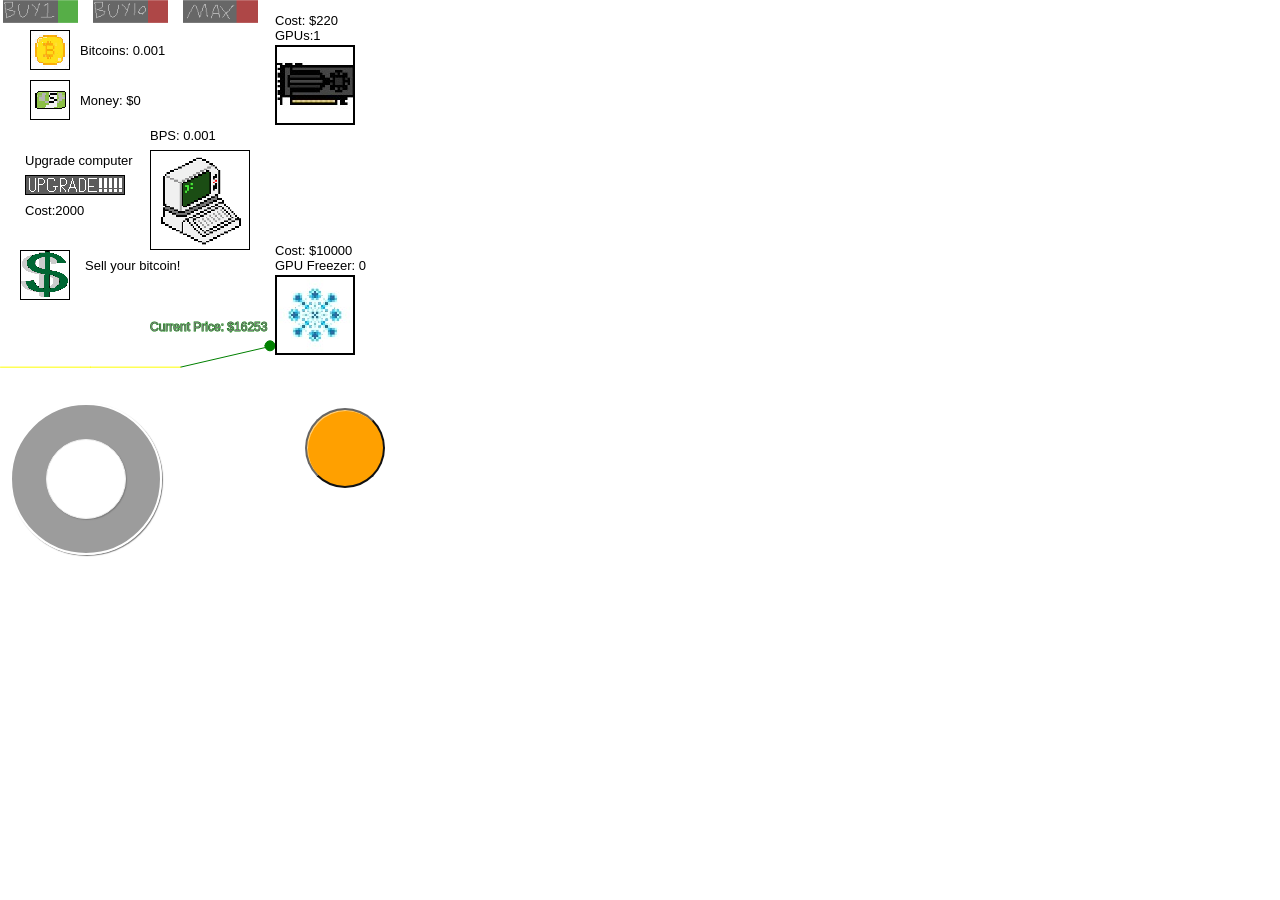
<file: bitcoingame/index.html>
<html>
  <head>
    <title>Remix: Bitcoin Mining/GPU Destroying Simulator</title>
    <meta charset="utf-8" />
        <meta name="viewport" content="width=device-width, initial-scale=1">
        <script src="https://code.jquery.com/jquery-1.12.1.min.js"></script>
        <script src="gamelab-api.js"></script>
    <link href="gamelab.css" rel="stylesheet" type="text/css">
    <script src="p5.js"></script>
    <script src="p5.play.js"></script>
    <script src="code.js"></script>
    <style>
      body.expo {
        background-color: black;
      }
      #sketch.expo.no-controls {
        top: 82px;
      }
    </style>
  </head>
  <body class="web" style="margin:0; overflow:hidden; user-select:none; -webkit-user-select:none; -webkit-touch-callout:none; position:fixed; top:0; left:0; width:400px; height:565px;">
    <div id="sketch" class="web" style="position:absolute;"></div>
    <div id="soft-buttons" style="display: none">
      <button id="leftButton" disabled className="arrow">
      </button>
      <button id="rightButton" disabled className="arrow">
      </button>
      <button id="upButton" disabled className="arrow">
      </button>
      <button id="downButton" disabled className="arrow">
      </button>
    </div>
    <div id="studio-dpad-container" style="position:absolute; width:400px; bottom:5px; height:157px; overflow-y:hidden;">
    </div>
  </body>
</html>
</file>
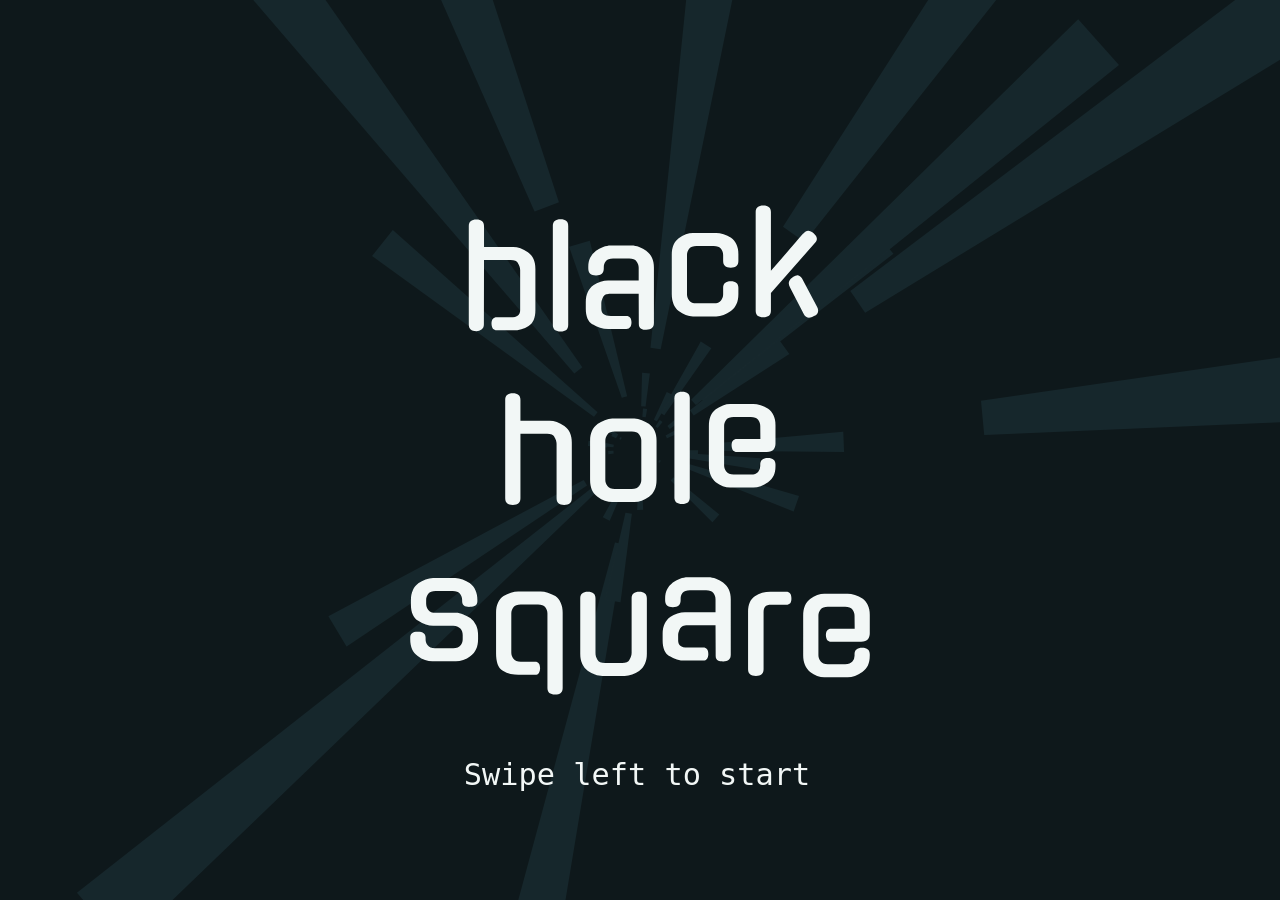
<file: blackholesquare/index.html>
<!doctype html><html lang="en"><head><meta charset="utf-8"><title>Black Hole Square</title><meta name="description" content="Clean the universe!"><meta name="author" content="Quinten"><meta name="monetization" content="$ilp.uphold.com/N3GyWXpENLq4"><meta name="viewport" content="initial-scale=1,width=device-width"><link rel="manifest" href="manifest.json"><meta name="theme-color" content="#0E181B"><meta name="apple-mobile-web-app-capable" content="yes"><meta name="apple-mobile-web-app-status-bar-style" content="black-translucent"><link rel="icon" type="image/png" href="icon.png"><link rel="apple-touch-icon" href="icon.png"><style>body{background-color:#0E181B;margin:0;}canvas{display:block;}</style></head><body><script>(()=>{var e={2895:(e,t,a)=>{var o={"./arrowdown.json":7882,"./arrowleft.json":926,"./arrowright.json":8166,"./arrowup.json":947,"./bgcut.json":9192,"./blackhole.json":7761,"./blanksquare.json":2492,"./canvas.json":3961,"./fillrect.json":8298,"./home.json":4999,"./levels.json":9387,"./maintitle.json":8537,"./mask.json":4726,"./neutronstar.json":2318,"./pointer.json":7865,"./position.json":9043,"./progress.json":511,"./puzzle.json":37,"./size.json":1736,"./state.json":4135,"./statemachine.json":9094,"./text.json":8054,"./tunnel.json":7893,"./xsquare.json":2224};function r(e){var t=s(e);return a(t)}function s(e){if(!a.o(o,e)){var t=new Error("Cannot find module '"+e+"'");throw t.code="MODULE_NOT_FOUND",t}return o[e]}r.keys=function(){return Object.keys(o)},r.resolve=s,e.exports=r,r.id=2895},588:(e,t,a)=>{"use strict";let o={};var r;(r=a(106)).keys().forEach((e=>{let t=e.replace(/\.\/([^\/]+)\.js$/,"$1");o[t]=r(e).default}));const s=Object.freeze({process:(e,t,a,r)=>{t.forEach((t=>{let s=e[t];Object.keys(s).forEach((t=>{void 0!==o[t]&&o[t].update(e,s,a,r)}))}))}});let n={};(e=>{e.keys().forEach((t=>{let a=t.replace(/\.\/([^\/]+)\.js$/,"$1");n[a]=e(t).default}))})(a(8293));let i={};(e=>{e.keys().forEach((t=>{let a=t.replace(/\.\/([^\/]+)\.js$/,"$1");i[a]=e(t).default}))})(a(2098));const c=Object.freeze({process:(e,t,a,o,r)=>{t.forEach((t=>{let s=e[t];a.save(),a.scale(e.game.canvas.zoom,e.game.canvas.zoom),Object.keys(s).forEach((t=>{void 0!==i[t]&&i[t].transform(e,s,a,o,r)})),Object.keys(s).forEach((t=>{void 0!==n[t]&&n[t].draw(e,s,a,o,r)})),a.restore()}))}});let l=1,u=1,p=0,d=0,h=0,v=0;const f=Object.freeze({resize:(e,t)=>{h===window.innerWidth&&v===window.innerHeight||(h=window.innerWidth,v=window.innerHeight,t.style.width=h+"px",t.style.height=v+"px",t.width=h*window.devicePixelRatio,t.height=v*window.devicePixelRatio,e.canvas.w=t.width,e.canvas.h=t.height,l=e.canvas.tW/e.canvas.tH,u=e.canvas.w/e.canvas.h,l<u?(e.canvas.zoom=e.canvas.h/e.canvas.tH,e.canvas.gH=e.canvas.tH,e.canvas.gW=e.canvas.tH*e.canvas.w/e.canvas.h):(e.canvas.zoom=e.canvas.w/e.canvas.tW,e.canvas.gW=e.canvas.tW,e.canvas.gH=e.canvas.tW*e.canvas.h/e.canvas.w),p=(e.canvas.gW-e.canvas.tW)/2,d=(e.canvas.gH-e.canvas.tH)/2,e.canvas.gX=p,e.canvas.gY=d)}});var g=a(5378);const m=Object.freeze({add:(e,t)=>{let a,o,r,s,n,i,c=e.pointer,l=!1,u=(e,t)=>{c.x=e,c.y=t,c.downX=e,c.downY=t,c.justDown=!0,c.isDown=!0,l=!1},p=(e,t)=>{c.x=e,c.y=t},d=(e,t)=>{l?l=!1:(c.x=e,c.y=t,c.justUp=!0,c.isDown=!1)};t.addEventListener("mousedown",(c=>{a=t.getBoundingClientRect(),o=a.left,r=a.top,s=e.canvas.zoom/window.devicePixelRatio,n=(c.clientX-o)/s,i=(c.clientY-r)/s,u(n,i)})),t.addEventListener("touchstart",(c=>{c.preventDefault(),a=t.getBoundingClientRect(),o=a.left,r=a.top,s=e.canvas.zoom/window.devicePixelRatio,n=(c.changedTouches[0].clientX-o)/s,i=(c.changedTouches[0].clientY-r)/s,u(n,i),g.Z.playSong({melody:["8-"]})})),t.addEventListener("mousemove",(c=>{a=t.getBoundingClientRect(),o=a.left,r=a.top,s=e.canvas.zoom/window.devicePixelRatio,n=(c.clientX-o)/s,i=(c.clientY-r)/s,p(n,i)})),t.addEventListener("touchmove",(c=>{c.preventDefault(),a=t.getBoundingClientRect(),o=a.left,r=a.top,s=e.canvas.zoom/window.devicePixelRatio,n=(c.changedTouches[0].clientX-o)/s,i=(c.changedTouches[0].clientY-r)/s,p(n,i)})),t.addEventListener("mouseup",(c=>{a=t.getBoundingClientRect(),o=a.left,r=a.top,s=e.canvas.zoom/window.devicePixelRatio,n=(c.clientX-o)/s,i=(c.clientY-r)/s,d(n,i)})),t.addEventListener("touchend",(c=>{c.preventDefault(),a=t.getBoundingClientRect(),o=a.left,r=a.top,s=e.canvas.zoom/window.devicePixelRatio,n=c.changedTouches[0].clientX/s,i=c.changedTouches[0].clientY/s,d(n,i)})),t.addEventListener("mouseout",(e=>{c.isDown&&(c.justUp=!0,c.isDown=!1)})),t.addEventListener("mouseenter",(e=>{l=!0}))}});var z=a(8520);document.monetization&&document.monetization.addEventListener("monetizationstart",(e=>{z.Z.save("payed",!0)}));const x=Object.freeze({setup:e=>{let t,a=e.game,o=document.createElement("canvas");t=o.getContext("2d");let r=document.querySelector(a.canvas.parentSelector);f.resize(a,o),r.appendChild(o),m.add(a,o);let n=0,i=0,l=r=>{i=r-n,n=r,f.resize(a,o);let u=a.pointer.pointing;a.pointer.pointing=!1;let p=[],d=[];a.statemachine.active.forEach((t=>{let a=e[t];void 0!==a.state&&(p=[...p,...a.state.updates],d=[...d,...a.state.draws])})),s.process(e,p,r,i),a.pointer.justDown=!1,a.pointer.justUp=!1,u&&!a.pointer.pointing?o.style.cursor="default":!u&&a.pointer.pointing&&(o.style.cursor="pointer"),t.clearRect(0,0,a.canvas.w,a.canvas.h),c.process(e,d,t,r,i),requestAnimationFrame(l)};l(0)}}),w=JSON.parse('{"game":{"canvas":{"w":320,"h":416,"tW":320,"tH":416,"gW":320,"gH":416,"oX":-13312,"oY":48,"gX":0,"gY":48,"zoom":1,"parentSelector":"body"},"statemachine":{"active":["level","controls"]},"pointer":{"x":0,"y":0,"justDown":false,"justUp":false,"isDown":false},"levels":{"sequence":["titlescreen","startscreen","click","wait","push","move","tango","substitute","wander","double","conflict","extract","grab","twin","snare","sink","support","ad"],"wm":["titlescreen","startscreen","click","wait","push","move","tango","substitute","wander","double","conflict","extract","grab","twin","snare","sink","support","ty","snatch","swivel","turmoil","end"],"current":0}},"titlescreen":{"puzzle":{"grid":[],"init":true,"taps":"","text":["","","","","","","","","","","","","","Swipe left to start"],"lT":" ","rT":" ","noBoard":true}},"maintitle":{"maintitle":{},"position":{"x":-160,"y":-208,"origin":"center"}},"startscreen":{"puzzle":{"grid":[],"init":true,"taps":"","text":["Welcome to Black Hole Square!","Clean up all the other squares","in the universe. Just tap them","and see what happens.","","Swipe right to reset a puzzle","or go back to the old ones.","Swipe left to skip a puzzle.","","Swipe left for first puzzle!"],"lT":"Wrong way","rT":"Let\'s puzzle"}},"ad":{"puzzle":{"grid":[],"init":true,"taps":"","text":["The edge of the universe...","","Thank you for playing!","","Did you know you could","unlock 3 bonus puzzles","when you support this game","through Web Monetization?"],"rT":"Not too dark here"}},"ty":{"puzzle":{"grid":[],"init":true,"taps":"","text":["Thank you","for supporting this game","through Web Monetization.","","The next 3 puzzles are only","for WM supporters.","","Swipe left for bonus puzzles"],"lT":"Free puzzles","rT":"Bonus puzzles"}},"end":{"puzzle":{"grid":[],"init":true,"taps":"","text":["The edge of the universe...","","Thank you for playing!"],"rT":"Just dark here"}},"substitute":{"puzzle":{"grid":[0,0,0,0,0,0,0,0,6,0,0,0,0,5,2,2,1,0,0,0,1,2,0,0,0,0,0,1,0,0,0,0,0,0,0,0],"init":true,"taps":6}},"double":{"puzzle":{"grid":[0,0,0,0,0,0,0,0,0,0,0,0,0,1,2,7,7,0,0,0,4,0,0,0,0,0,0,0,0,0,0,0,0,0,0,0],"init":true,"taps":5}},"move":{"puzzle":{"grid":[0,0,0,0,0,0,0,0,6,0,0,0,0,0,2,0,0,0,0,1,2,2,7,0,0,0,1,0,0,0,0,0,0,0,0,0],"init":true,"taps":5}},"click":{"puzzle":{"grid":[0,0,0,0,0,0,0,0,5,0,1,0,0,0,0,0,0,0,0,0,0,0,0,0,0,1,0,7,0,0,0,0,0,0,0,0],"init":true,"taps":4}},"wait":{"puzzle":{"grid":[0,0,0,0,0,0,0,0,5,0,1,0,0,0,0,0,0,0,0,0,0,0,0,0,0,0,0,4,0,0,0,0,0,0,0,0],"init":true,"taps":5}},"push":{"puzzle":{"grid":[0,0,0,0,0,0,0,0,0,1,0,0,0,0,0,2,0,0,0,5,0,0,1,0,0,0,4,0,0,0,0,0,0,0,0,0],"init":true,"taps":6}},"extract":{"puzzle":{"grid":[0,0,0,0,0,0,0,0,6,0,0,0,0,0,2,0,0,0,0,0,3,7,0,0,0,0,1,0,0,0,0,0,0,0,0,0],"init":true,"taps":5}},"grab":{"puzzle":{"grid":[0,0,0,0,0,0,0,0,0,0,1,0,0,0,0,0,2,0,5,3,2,2,2,1,0,0,0,4,0,0,0,0,0,0,0,0],"init":true,"taps":9}},"snare":{"puzzle":{"grid":[0,0,0,0,0,0,0,6,1,6,1,0,5,2,3,3,2,1,0,1,4,1,4,0,0,0,0,0,0,0,0,0,0,0,0,0],"init":true,"taps":9}},"twin":{"puzzle":{"grid":[0,0,0,0,0,0,0,0,1,0,0,0,0,5,2,0,0,0,0,0,3,7,0,0,0,1,2,3,7,0,0,0,4,0,0,0],"init":true,"taps":11}},"tango":{"puzzle":{"grid":[0,0,0,0,0,0,0,0,1,0,0,0,0,5,6,0,0,0,0,0,0,4,7,0,0,0,0,1,0,0,0,0,0,0,0,0],"init":true,"taps":6}},"snatch":{"puzzle":{"grid":[0,0,0,0,0,0,0,6,0,0,0,0,0,5,3,3,7,0,0,0,0,0,8,0,0,0,0,0,4,0,0,0,0,0,0,0],"init":true,"taps":12}},"turmoil":{"puzzle":{"grid":[0,6,0,0,6,0,0,2,0,0,8,0,0,0,3,7,0,0,0,0,5,5,0,0,8,0,0,0,0,2,4,0,0,0,0,4],"init":true,"taps":20}},"sink":{"puzzle":{"grid":[0,0,0,0,0,0,0,0,0,6,0,0,0,0,5,0,0,0,0,0,0,8,0,0,0,0,5,0,0,0,0,0,0,0,0,0],"init":true,"taps":6}},"swivel":{"puzzle":{"grid":[0,0,6,0,0,0,0,0,6,8,0,0,0,0,0,0,3,7,5,2,0,0,0,0,0,0,0,8,0,0,0,0,0,4,0,0],"init":true,"taps":14}},"wander":{"puzzle":{"grid":[0,0,0,0,1,0,1,0,2,0,0,0,0,6,0,0,0,0,0,5,0,0,7,0,0,0,0,4,0,1,0,1,0,0,0,0],"init":true,"taps":15}},"support":{"puzzle":{"grid":[0,0,0,0,0,0,0,1,0,0,0,0,0,0,7,0,0,0,0,0,0,0,0,0,0,1,0,8,7,0,0,0,4,0,0,0],"init":true,"taps":8}},"conflict":{"puzzle":{"grid":[0,0,0,0,0,0,0,0,0,6,0,0,0,1,2,5,0,0,0,0,0,7,2,1,0,0,0,4,0,0,0,0,0,1,0,0],"init":true,"taps":10}},"level":{"state":{"draws":[],"updates":["titlescreen"]}},"controls":{"state":{"draws":["bgcut","bgout","feedback","tunnel","tapstext","titletext","progress"],"updates":["progress"]}},"tapstext":{"position":{"x":296,"y":44,"origin":"game"},"text":{"text":"","align":"right"}},"titletext":{"position":{"x":24,"y":44,"origin":"game"},"text":{"text":""}},"feedback":{"position":{"x":0,"y":0,"origin":"center"},"text":{"text":"","align":"center","behind":true,"base":"middle"}},"bgcut":{"position":{"x":16,"y":64,"origin":"game"},"bgcut":{"fill":"#1F363D"}},"bgout":{"position":{"x":16,"y":68,"origin":"game"},"bgcut":{"fill":"#16272C"}},"tunnel":{"tunnel":{"fill":"#16272C"}},"progress":{"position":{"x":0,"y":160,"origin":"center"},"progress":{"dots":[]}}}');let y=z.Z.load("current");if(void 0!==y){w.game.levels.current=y;let e=(z.Z.load("payed")?w.game.levels.wm:w.game.levels.sequence)[y];w.level.state.updates=[e]}x.setup(w),"serviceWorker"in navigator&&window.addEventListener("load",(e=>{navigator.serviceWorker.register("./sw.js").then((e=>{}),(e=>{}))}))},8520:(e,t,a)=>{"use strict";a.d(t,{Z:()=>n});const o=JSON.parse('{"u2":"Black Hole Square"}');let r={},s=localStorage.getItem(o.u2+" Data");null!==s&&(r=JSON.parse(s));const n=Object.freeze({save:(e,t)=>{r[e]=t,localStorage.setItem(o.u2+" Data",JSON.stringify(r))},load:e=>r[e]})},6988:(e,t,a)=>{"use strict";a.r(t),a.d(t,{default:()=>r});var o=a(8657);const r=Object.freeze({draw:(e,t,a)=>{o.default.draw(e,t,a);let r=new Path2D("M24 25.757l-9.879-9.878a3 3 0 00-4.242 4.242l12 12 .027.028a3.003 3.003 0 003.323.588l.034-.015.034-.016.033-.016.033-.017.032-.017.033-.017.032-.018.033-.018.032-.019.031-.019.032-.019.032-.02.031-.021.031-.02.031-.022.031-.021.03-.022.03-.023.03-.023.03-.023.03-.024.029-.024.029-.025.029-.025.028-.025.029-.026.028-.027.028-.026.027-.028 12-12a3 3 0 00-4.242-4.242L24 25.757z");a.fillStyle="#878e88",a.fill(r)}})},8702:(e,t,a)=>{"use strict";a.r(t),a.d(t,{default:()=>r});var o=a(8657);const r=Object.freeze({draw:(e,t,a)=>{o.default.draw(e,t,a);let r=new Path2D("M13.879 19.879l-.028.027a3.003 3.003 0 00-.49 3.521l.018.033.018.033.019.032.019.031.019.032.02.032.021.031.02.031.022.031.021.031.022.03.023.03.023.03.023.03.024.03.024.029.025.029.025.029.025.028.026.029.027.028.026.028.028.027 12 12a3 3 0 004.242-4.242L20.243 22l9.878-9.879a3 3 0 00-4.242-4.242l-12 12z");a.fillStyle="#878e88",a.fill(r)}})},3515:(e,t,a)=>{"use strict";a.r(t),a.d(t,{default:()=>r});var o=a(8657);const r=Object.freeze({draw:(e,t,a)=>{o.default.draw(e,t,a);let r=new Path2D("M27.757 22l-9.878 9.879a3 3 0 004.242 4.242l12-12a3 3 0 00.364-3.802l-.022-.032-.021-.031-.022-.03-.023-.03-.023-.03-.023-.03-.024-.03-.024-.029-.025-.029-.025-.029-.025-.028-.026-.029-.027-.028-.026-.028-.028-.027-12-12a3 3 0 00-4.242 4.242L27.757 22z");a.fillStyle="#878e88",a.fill(r)}})},4666:(e,t,a)=>{"use strict";a.r(t),a.d(t,{default:()=>r});var o=a(8657);const r=Object.freeze({draw:(e,t,a)=>{o.default.draw(e,t,a);let r=new Path2D("M22.507 11.397l-.035.021-.028.017-.032.019-.032.02-.031.021-.031.02-.031.022-.031.021-.03.022-.03.023-.03.023-.03.023-.03.024-.029.024-.029.025-.029.025-.028.025-.029.026-.028.027-.028.026-.027.028-12 12a3 3 0 004.242 4.242L24 18.243l9.879 9.878a3 3 0 004.242-4.242l-12-12a3.002 3.002 0 00-3.614-.482z");a.fillStyle="#878e88",a.fill(r)}})},833:(e,t,a)=>{"use strict";a.r(t),a.d(t,{default:()=>o});const o=Object.freeze({draw:(e,t,a)=>{a.globalCompositeOperation="destination-over";let o=new Path2D("M6 288h276c3.311 0 6-2.689 6-6V6c0-3.311-2.689-6-6-6H6C2.689 0 0 2.689 0 6v276c0 3.311 2.689 6 6 6z");a.fillStyle=t.bgcut.fill,a.fill(o)}})},8622:(e,t,a)=>{"use strict";a.r(t),a.d(t,{default:()=>o});const o=Object.freeze({draw:(e,t,a)=>{let o=new Path2D("M44 12c0-3.311-2.689-6-6-6H10c-3.311 0-6 2.689-6 6v28c0 3.311 2.689 6 6 6h28c3.311 0 6-2.689 6-6V12z");a.fillStyle="#000",a.fill(o),o=new Path2D("M4 16c0-3.311 2.689-6 6-6h28c3.311 0 6 2.689 6 6v-4c0-3.311-2.689-6-6-6H10c-3.311 0-6 2.689-6 6v4z"),a.fillStyle="#16272C",a.fill(o)}})},8657:(e,t,a)=>{"use strict";a.r(t),a.d(t,{default:()=>o});const o=Object.freeze({draw:(e,t,a)=>{let o=t.clicked?"#AECBD6":"#c3dad5",r=t.clicked?"#C9DDE4":"#f2f7f6",s=new Path2D("M44 12c0-3.311-2.689-6-6-6H10c-3.311 0-6 2.689-6 6v28c0 3.311 2.689 6 6 6h28c3.311 0 6-2.689 6-6V12z");a.fillStyle=o,a.fill(s),s=new Path2D("M44 8c0-3.311-2.689-6-6-6H10C6.689 2 4 4.689 4 8v28c0 3.311 2.689 6 6 6h28c3.311 0 6-2.689 6-6V8z"),a.fillStyle=r,a.fill(s),t.clicked&&(t.clicked=t.clicked-1)}})},6768:(e,t,a)=>{"use strict";a.r(t),a.d(t,{default:()=>o});const o=Object.freeze({draw:(e,t,a)=>{let o=e.game.canvas.gW,r=e.game.canvas.gH;void 0!==t.size&&(o=t.size.w,r=t.size.h),a.fillStyle=t.fillrect.fill,a.fillRect(0,0,o,r)}})},3273:(e,t,a)=>{"use strict";a.r(t),a.d(t,{default:()=>r});let o=["M87.84 146.432c0 1.024-.362 1.792-1.088 2.304a4.02 4.02 0 01-2.368.768c-2.346 0-3.52-1.024-3.52-3.072v-45.44c0-2.048 1.174-3.072 3.52-3.072 2.347 0 3.52 1.024 3.52 3.072v9.6h13.504c2.176 0 4.438.81 6.784 2.432 2.304 1.622 3.456 4.182 3.456 7.68v19.072c0 3.542-1.045 5.974-3.136 7.296-2.09 1.366-4.48 2.048-7.168 2.048h-7.552c-1.536 0-2.346-1.002-2.432-3.008 0-2.005.81-3.008 2.432-3.008h6.4c1.579 0 2.71-.288 3.392-.864.683-.576 1.024-1.418 1.024-2.528V121.28c0-1.11-.341-2.176-1.024-3.2l.064.064c-.554-1.024-1.685-1.536-3.392-1.536H87.904l-.064 29.824z","M126.816 146.624c0 2.006-1.173 3.008-3.52 3.008-2.39 0-3.584-1.002-3.584-3.008v-45.888c0-2.005 1.195-3.008 3.584-3.008 2.347 0 3.52 1.003 3.52 3.008v45.888z","M145.312 149.12c-1.322 0-2.581-.181-3.776-.544a14.74 14.74 0 01-3.456-1.568v.064c-2.09-1.322-3.136-3.754-3.136-7.296v-3.136c0-1.75.31-3.274.928-4.576.619-1.301 1.483-2.336 2.592-3.104h-.064a12.458 12.458 0 013.392-1.632c1.195-.362 2.347-.544 3.456-.544h14.144v-5.952c0-1.066-.33-2.037-.992-2.912-.661-.874-1.781-1.312-3.36-1.312h-7.488c-1.621 0-2.741.395-3.36 1.184-.618.79-.928 1.718-.928 2.784v.512c0 2.219-1.194 3.328-3.584 3.328s-3.584-1.11-3.584-3.328v-.576c0-1.75.31-3.221.928-4.416a8.853 8.853 0 012.528-3.008h-.064a18.673 18.673 0 013.488-1.792c1.216-.47 2.379-.704 3.488-.704h9.728c1.067 0 2.208.235 3.424.704a16.903 16.903 0 013.424 1.792h-.064c1.11.81 1.963 1.867 2.56 3.168.598 1.302.896 2.806.896 4.512v25.664c0 2.048-1.173 3.072-3.52 3.072-.47 0-.906-.021-1.312-.064a2.611 2.611 0 01-1.088-.352 2.073 2.073 0 01-.768-.832c-.192-.362-.288-.842-.288-1.44l-.064-14.016h-12.928c-.938 0-1.664.107-2.176.32a2.598 2.598 0 00-1.216 1.024 23.491 23.491 0 00-.736 1.696 3.971 3.971 0 00-.224 1.376v2.496c0 1.11.33 1.952.992 2.528.662.576 1.803.864 3.424.864h7.168c1.579 0 2.368 1.003 2.368 3.008 0 .854-.192 1.568-.576 2.144-.384.576-.981.864-1.792.864h-8.384z","M205.472 138.944c0 3.499-1.152 6.08-3.456 7.744-2.261 1.622-4.522 2.432-6.784 2.432H184.48c-2.261 0-4.458-.81-6.592-2.432-1.024-.853-1.813-1.93-2.368-3.232-.554-1.301-.832-2.805-.832-4.512v-18.24c0-3.456 1.067-6.016 3.2-7.68a15.287 15.287 0 013.296-1.824c1.13-.448 2.23-.672 3.296-.672h10.752c1.024 0 2.155.203 3.392.608 1.238.406 2.39.95 3.456 1.632 1.024.726 1.846 1.728 2.464 3.008.619 1.28.928 2.795.928 4.544v3.2c0 2.048-1.173 3.072-3.52 3.072-2.346 0-3.52-1.024-3.52-3.072v-2.752c0-1.066-.33-2.037-.992-2.912-.661-.874-1.781-1.312-3.36-1.312h-8c-1.578 0-2.698.438-3.36 1.312-.661.875-.992 1.846-.992 2.912v18.112c0 1.024.33 1.984.992 2.88.662.896 1.782 1.344 3.36 1.344h8c1.579 0 2.699-.448 3.36-1.344.662-.896.992-1.856.992-2.88v-2.944c0-2.005 1.174-3.008 3.52-3.008 2.347 0 3.52 1.003 3.52 3.008v3.008z","M220.512 138.432v8.128c0 2.006-1.173 3.008-3.52 3.008-2.346 0-3.52-1.002-3.52-3.008v-45.568c0-2.048 1.174-3.072 3.52-3.072 2.347 0 3.52 1.024 3.52 3.072v27.136a189.274 189.274 0 013.552-4.128 405.824 405.824 0 003.904-4.48 1080.24 1080.24 0 013.872-4.48c1.28-1.472 2.475-2.848 3.584-4.128v.064c.768-.896 1.536-1.344 2.304-1.344.427 0 .843.096 1.248.288a8.32 8.32 0 011.312.8h-.064c1.024.854 1.536 1.707 1.536 2.56 0 .299-.064.63-.192.992a2.14 2.14 0 01-.64.928l-20.416 23.232zm21.376 6.4c.299.555.448 1.13.448 1.728 0 1.11-.64 1.942-1.92 2.496-.853.512-1.621.768-2.304.768-.47 0-.917-.16-1.344-.48a3.645 3.645 0 01-1.024-1.184l-6.4-12.352c-.384-.64-.576-1.28-.576-1.92 0-1.066.555-1.962 1.664-2.688.299-.213.608-.405.928-.576.32-.17.672-.298 1.056-.384.47-.085.918 0 1.344.256.427.256.79.598 1.088 1.024l7.04 13.312z","M104.736 226.432c0 2.048-1.173 3.072-3.52 3.072-2.346 0-3.52-1.024-3.52-3.072v-45.44c0-2.048 1.174-3.072 3.52-3.072 2.347 0 3.52 1.024 3.52 3.072v9.6h13.504c2.176 0 4.438.81 6.784 2.432 2.304 1.622 3.456 4.182 3.456 7.68v25.728c0 2.048-1.173 3.072-3.52 3.072-2.346 0-3.52-1.024-3.52-3.072V201.28c0-1.11-.341-2.176-1.024-3.2l.064.064c-.554-1.024-1.685-1.536-3.392-1.536h-12.352v29.824z","M157.408 190.592c1.11 0 2.25.235 3.424.704a19.487 19.487 0 013.424 1.792h-.064c1.11.81 1.963 1.867 2.56 3.168.598 1.302.896 2.806.896 4.512v18.176c0 3.499-1.152 6.08-3.456 7.744-2.261 1.622-4.522 2.432-6.784 2.432h-10.24c-1.11 0-2.24-.192-3.392-.576-1.152-.384-2.282-1.002-3.392-1.856-2.304-1.621-3.456-4.202-3.456-7.744v-18.176c0-1.706.299-3.21.896-4.512.598-1.301 1.45-2.357 2.56-3.168h-.064a17.279 17.279 0 013.392-1.792c1.195-.47 2.347-.704 3.456-.704h10.24zm-1.152 32.512c1.579 0 2.699-.448 3.36-1.344.662-.896.992-1.856.992-2.88v-18.048c0-1.066-.33-2.037-.992-2.912-.661-.874-1.781-1.312-3.36-1.312h-7.936c-1.578 0-2.698.438-3.36 1.312-.661.875-.992 1.846-.992 2.912v18.048c0 1.024.33 1.984.992 2.88.662.896 1.782 1.344 3.36 1.344h7.936z","M183.008 226.624c0 2.006-1.173 3.008-3.52 3.008-2.39 0-3.584-1.002-3.584-3.008v-45.888c0-2.005 1.195-3.008 3.584-3.008 2.347 0 3.52 1.003 3.52 3.008v45.888z","M198.88 218.88c0 1.024.33 1.984.992 2.88.662.896 1.782 1.344 3.36 1.344h8c1.579 0 2.699-.394 3.36-1.184a4.11 4.11 0 00.992-2.72v-.704c0-2.005 1.174-3.008 3.52-3.008 2.347 0 3.52 1.003 3.52 3.008v.768c0 1.792-.288 3.264-.864 4.416-.576 1.152-1.44 2.155-2.592 3.008-2.261 1.622-4.522 2.432-6.784 2.432h-10.752c-2.261 0-4.458-.81-6.592-2.432-1.024-.853-1.813-1.93-2.368-3.232-.554-1.301-.832-2.805-.832-4.512v-18.24c0-3.456 1.067-6.016 3.2-7.68a15.287 15.287 0 013.296-1.824c1.13-.448 2.23-.672 3.296-.672h10.752c1.024 0 2.155.203 3.392.608 1.238.406 2.39.95 3.456 1.632 1.024.726 1.846 1.728 2.464 3.008.619 1.28.928 2.795.928 4.544v8.64c0 .982-.288 1.856-.864 2.624-.576.768-1.632 1.152-3.168 1.152h-13.824c-1.536 0-2.346-1.002-2.432-3.008 0-2.005.81-3.008 2.432-3.008h10.88l-.064-5.952c0-1.066-.33-2.037-.992-2.912-.661-.874-1.781-1.312-3.36-1.312h-8c-1.578 0-2.698.438-3.36 1.312-.661.875-.992 1.846-.992 2.912v18.112z","M74.912 286.72c1.067 0 2.208.246 3.424.736a18.16 18.16 0 013.424 1.824h-.064a8.001 8.001 0 012.56 3.136c.598 1.28.896 2.816.896 4.608v1.92c0 3.499-1.152 6.08-3.456 7.744-1.11.854-2.24 1.472-3.392 1.856-1.152.384-2.282.576-3.392.576h-10.88c-1.11 0-2.24-.192-3.392-.576-1.152-.384-2.282-1.002-3.392-1.856-2.304-1.621-3.456-4.202-3.456-7.744v-.768c0-1.834 1.174-2.73 3.52-2.688 2.39 0 3.584.896 3.584 2.688v.704c0 1.024.32 1.984.96 2.88.64.896 1.77 1.344 3.392 1.344h8.448c1.622 0 2.752-.448 3.392-1.344.64-.896.96-1.856.96-2.88v-1.792c0-.554-.074-1.088-.224-1.6a3.728 3.728 0 00-.736-1.376c-.341-.405-.79-.736-1.344-.992s-1.237-.384-2.048-.384h-9.344c-2.176 0-4.458-.768-6.848-2.304-2.261-1.45-3.392-3.946-3.392-7.488v-2.176c0-1.706.299-3.21.896-4.512.598-1.301 1.45-2.357 2.56-3.168h-.064a17.279 17.279 0 013.392-1.792c1.195-.47 2.347-.704 3.456-.704h10.24c1.11 0 2.25.235 3.424.704a19.487 19.487 0 013.424 1.792h-.064c1.11.81 1.963 1.867 2.56 3.168.598 1.302.896 2.806.896 4.512v.576c0 .896-.298 1.547-.896 1.952-.597.406-1.472.63-2.624.672-2.346.043-3.52-.832-3.52-2.624v-.512c0-1.066-.33-2.037-.992-2.912-.661-.874-1.781-1.312-3.36-1.312h-7.936c-1.578 0-2.698.438-3.36 1.312-.661.875-.992 1.846-.992 2.912v1.536c0 1.11.33 2.112.992 3.008.662.896 1.782 1.344 3.36 1.344h9.408z","M103.776 309.12c-1.11 0-2.304-.128-3.584-.384a10.114 10.114 0 01-3.584-1.472c-1.194-.725-2.016-1.781-2.464-3.168-.448-1.386-.672-2.976-.672-4.768v-18.944c0-1.792.31-3.328.928-4.608.619-1.28 1.462-2.282 2.528-3.008a16.36 16.36 0 013.392-1.6c1.152-.384 2.283-.576 3.392-.576h10.304c1.11 0 2.23.192 3.36.576 1.13.384 2.294.918 3.488 1.6 1.024.726 1.846 1.739 2.464 3.04.619 1.302.928 2.827.928 4.576V315.2c0 2.048-1.173 3.072-3.52 3.072-2.346 0-3.52-1.002-3.52-3.008v-34.432c0-1.066-.33-2.037-.992-2.912-.661-.874-1.781-1.312-3.36-1.312h-8c-1.578 0-2.698.438-3.36 1.312-.661.875-.992 1.846-.992 2.912v18.048c0 1.024.33 1.984.992 2.88.662.896 1.782 1.344 3.36 1.344h6.656c1.536 0 2.304 1.003 2.304 3.008 0 .854-.181 1.568-.544 2.144-.362.576-.95.864-1.76.864h-7.744z","M163.168 298.944c0 1.707-.298 3.222-.896 4.544-.597 1.323-1.45 2.39-2.56 3.2h.064a15.956 15.956 0 01-3.392 1.76c-1.194.448-2.346.672-3.456.672h-10.304c-1.066 0-2.208-.224-3.424-.672a15.725 15.725 0 01-3.424-1.76h.064c-1.11-.81-1.962-1.877-2.56-3.2-.597-1.322-.896-2.837-.896-4.544V273.28c0-2.048 1.174-3.072 3.52-3.072 2.347 0 3.52 1.024 3.52 3.072v25.152c0 1.195.299 2.24.896 3.136.555 1.024 1.707 1.536 3.456 1.536h8c1.707 0 2.838-.512 3.392-1.536l-.064.064c.683-1.024 1.024-2.09 1.024-3.2V273.28c0-2.048 1.174-3.072 3.52-3.072 2.347 0 3.52 1.024 3.52 3.072v25.664z","M180.832 309.12c-1.322 0-2.581-.181-3.776-.544a14.74 14.74 0 01-3.456-1.568v.064c-2.09-1.322-3.136-3.754-3.136-7.296v-3.136c0-1.75.31-3.274.928-4.576.619-1.301 1.483-2.336 2.592-3.104h-.064a12.458 12.458 0 013.392-1.632c1.195-.362 2.347-.544 3.456-.544h14.144v-5.952c0-1.066-.33-2.037-.992-2.912-.661-.874-1.781-1.312-3.36-1.312h-7.488c-1.621 0-2.741.395-3.36 1.184-.618.79-.928 1.718-.928 2.784v.512c0 2.219-1.194 3.328-3.584 3.328s-3.584-1.11-3.584-3.328v-.576c0-1.75.31-3.221.928-4.416a8.853 8.853 0 012.528-3.008h-.064a18.673 18.673 0 013.488-1.792c1.216-.47 2.379-.704 3.488-.704h9.728c1.067 0 2.208.235 3.424.704a16.903 16.903 0 013.424 1.792h-.064c1.11.81 1.963 1.867 2.56 3.168.598 1.302.896 2.806.896 4.512v25.664c0 2.048-1.173 3.072-3.52 3.072-.47 0-.906-.021-1.312-.064a2.611 2.611 0 01-1.088-.352 2.073 2.073 0 01-.768-.832c-.192-.362-.288-.842-.288-1.44l-.064-14.016h-12.928c-.938 0-1.664.107-2.176.32a2.598 2.598 0 00-1.216 1.024 23.491 23.491 0 00-.736 1.696 3.971 3.971 0 00-.224 1.376v2.496c0 1.11.33 1.952.992 2.528.662.576 1.803.864 3.424.864h7.168c1.579 0 2.368 1.003 2.368 3.008 0 .854-.192 1.568-.576 2.144-.384.576-.981.864-1.792.864h-8.384z","M217.12 306.432c0 2.048-1.173 3.072-3.52 3.072-2.432 0-3.648-1.024-3.648-3.072v-26.496c0-3.498 1.046-5.93 3.136-7.296 2.09-1.365 4.502-2.048 7.232-2.048h7.296c1.579 0 2.368 1.003 2.368 3.008.086 2.006-.704 3.008-2.368 3.008h-6.784c-1.536 0-2.538.299-3.008.896-.47.598-.704 1.43-.704 2.496v26.432z","M242.464 298.88c0 1.024.33 1.984.992 2.88.662.896 1.782 1.344 3.36 1.344h8c1.579 0 2.699-.394 3.36-1.184a4.11 4.11 0 00.992-2.72v-.704c0-2.005 1.174-3.008 3.52-3.008 2.347 0 3.52 1.003 3.52 3.008v.768c0 1.792-.288 3.264-.864 4.416-.576 1.152-1.44 2.155-2.592 3.008-2.261 1.622-4.522 2.432-6.784 2.432h-10.752c-2.261 0-4.458-.81-6.592-2.432-1.024-.853-1.813-1.93-2.368-3.232-.554-1.301-.832-2.805-.832-4.512v-18.24c0-3.456 1.067-6.016 3.2-7.68a15.287 15.287 0 013.296-1.824c1.13-.448 2.23-.672 3.296-.672h10.752c1.024 0 2.155.203 3.392.608 1.238.406 2.39.95 3.456 1.632 1.024.726 1.846 1.728 2.464 3.008.619 1.28.928 2.795.928 4.544v8.64c0 .982-.288 1.856-.864 2.624-.576.768-1.632 1.152-3.168 1.152h-13.824c-1.536 0-2.346-1.002-2.432-3.008 0-2.005.81-3.008 2.432-3.008h10.88l-.064-5.952c0-1.066-.33-2.037-.992-2.912-.661-.874-1.781-1.312-3.36-1.312h-8c-1.578 0-2.698.438-3.36 1.312-.661.875-.992 1.846-.992 2.912v18.112z"].map((e=>{let t=new Path2D(e),a=2+Math.random();return a*=Math.random()>.5?1:-1,{path:t,speed:a}}));const r=Object.freeze({draw:(e,t,a)=>{a.fillStyle="#f2f7f6";let r=e.game.canvas.oX-e.game.canvas.gX;o.forEach((e=>{let t=r*e.speed;a.translate(0,t),a.fill(e.path),a.translate(0,-t)}))}})},3047:(e,t,a)=>{"use strict";a.r(t),a.d(t,{default:()=>r});var o=a(8657);const r=Object.freeze({draw:(e,t,a)=>{o.default.draw(e,t,a);let r=new Path2D("M39 14.5c0-4.14-3.36-7.5-7.5-7.5h-15C12.36 7 9 10.36 9 14.5v15c0 4.14 3.36 7.5 7.5 7.5h15c4.14 0 7.5-3.36 7.5-7.5v-15z");a.fillStyle="#878e88",a.fill(r)}})},5473:(e,t,a)=>{"use strict";a.r(t),a.d(t,{default:()=>r});let o=[(e,t)=>[e.fillStyle="#4B8495",e.fillRect(t,0,8,8)],(e,t)=>[e.strokeStyle="#4B8495",e.strokeRect(t+.5,.5,7,7)],(e,t)=>[e.fillStyle="#F2F7F6",e.fillRect(t,0,8,8)],(e,t)=>[e.strokeStyle="#F2F7F6",e.strokeRect(t+.5,.5,7,7)]];const r=Object.freeze({draw:(e,t,a)=>{let r=t.progress.dots;r.forEach(((e,t)=>{o[e](a,12*t-6*r.length)}))}})},5264:(e,t,a)=>{"use strict";a.r(t),a.d(t,{default:()=>o});const o=Object.freeze({draw:(e,t,a)=>{t.text.behind&&(a.globalCompositeOperation="destination-over"),a.textAlign=t.text.align||"left",a.textBaseline=t.text.base||"top",a.fillStyle="#f2f7f6",a.font="14px monospace",a.fillText(t.text.text,0,0)}})},5339:(e,t,a)=>{"use strict";a.r(t),a.d(t,{default:()=>s});let o=400,r=[];for(let e=0;e<42;e++){let e={start:Math.random()*o*7,length:o+Math.random()*o*2,rotation:Math.random()*Math.PI*2};r.push(e)}const s=Object.freeze({draw:(e,t,a,s,n)=>{a.globalCompositeOperation="destination-over",a.fillStyle=t.tunnel.fill,r.forEach((t=>{t.start-=8*n/17,t.start<-398&&(t.length=200+Math.random()*o/2,t.start=t.start+3200,t.rotation=Math.random()*Math.PI*2),t.rotation=t.rotation+-.005*n/17;let r=[{x:-4,y:80,z:t.start},{x:4,y:80,z:t.start},{x:4,y:80,z:Math.max(t.start-t.length,-399)},{x:-4,y:80,z:Math.max(t.start-t.length,-399)}],s=[];r.forEach((a=>{let[r,n]=((e,t,a,o=Math.cos(a),r=Math.sin(a))=>[o*e-r*t,r*e+o*t])(a.x,a.y,t.rotation);s.push(...((e,t,a,o,r,s,n=1,i=a/(a+s)*n)=>[e+o*i,t+r*i])(e.game.canvas.gW/2,e.game.canvas.gH/2,o,r,n,a.z))})),((e,t,a,o,r,s,n,i,c)=>{e.beginPath(),e.moveTo(t,a),e.lineTo(o,r),e.lineTo(s,n),e.lineTo(i,c),e.closePath(),e.fill()})(a,...s)}))}})},5104:(e,t,a)=>{"use strict";a.r(t),a.d(t,{default:()=>r});var o=a(8657);const r=Object.freeze({draw:(e,t,a)=>{o.default.draw(e,t,a);let r=new Path2D("M24 17.757l-9.879-9.878a3 3 0 00-4.242 4.242L19.757 22l-9.878 9.879a3 3 0 004.242 4.242L24 26.243l9.879 9.878a3 3 0 004.242-4.242L28.243 22l9.878-9.879a3 3 0 00-4.242-4.242L24 17.757z");a.fillStyle="#878e88",a.fill(r)}})},8293:(e,t,a)=>{var o={"./arrowdown.js":6988,"./arrowleft.js":8702,"./arrowright.js":3515,"./arrowup.js":4666,"./bgcut.js":833,"./blackhole.js":8622,"./blanksquare.js":8657,"./fillrect.js":6768,"./maintitle.js":3273,"./neutronstar.js":3047,"./progress.js":5473,"./text.js":5264,"./tunnel.js":5339,"./xsquare.js":5104};function r(e){var t=s(e);return a(t)}function s(e){if(!a.o(o,e)){var t=new Error("Cannot find module '"+e+"'");throw t.code="MODULE_NOT_FOUND",t}return o[e]}r.keys=function(){return Object.keys(o)},r.resolve=s,e.exports=r,r.id=8293},5378:(e,t,a)=>{"use strict";let o,r,s,n,i,c,l;a.d(t,{Z:()=>p});let u=0;const p=Object.freeze({playSong:(e={})=>{let t=(e,t,a,o=120,r="triangle")=>{if("closed"===e.context.state)return;let s=t.replace(/\d/g,""),n=t.match(/^\d+/g);n=n?+n[0]:4;let i=t.match(/\d+$/g);i=i?+i[0]:4;let c=15/o*n,l="AbBCdDeEFgGa".indexOf(s);if(-1===l)return c;let u=100*l+1200*(i-4),p=e.context.createOscillator();return p.connect(e),p.frequency.value=440,p.detune.value=u,p.type=r,e.gain.setValueAtTime(0,a),e.gain.linearRampToValueAtTime(.6,a+.03*c),e.gain.setValueAtTime(.56,a+.24*c),e.gain.setValueAtTime(.55,a+.3*c),e.gain.linearRampToValueAtTime(0,a+1.5*c),p.start(a),p.stop(a+1.5*c),c},{melody:a,bass:p,bpm:d=256,loop:h=!1}=e,v=!a,f=!p;if(void 0===o||"running"!==o.state){if(o=new AudioContext,/(iPhone|iPad)/i.test(navigator.userAgent)&&48e3!==o.sampleRate){let e=o.createBuffer(1,1,48e3),t=o.createBufferSource();t.buffer=e,t.connect(o.destination),t.start(0),t.disconnect(),o.close(),o=new AudioContext}s=o.createBiquadFilter(),s.connect(o.destination),s.type="lowpass",s.frequency.value=920,n=o.createGain(),n.connect(s),n.gain.value=.8,i=o.createDelay(60/d),i.delayTime.value=60/d,c=o.createGain(),c.gain.value=.25,i.connect(c),c.connect(i),l=o.createGain(),l.gain.value=.5,l.connect(n),i.connect(l),r=[0,1,2,3,4,5,6,7].map((()=>{let e=o.createGain();return e.connect(n),e.connect(i),e}))}let g=0,m=0,z=0,x=0,w=60/d*7,y=0,b=()=>{if("closed"!==o.state&&!(0!==y&&o.currentTime>y)){for((!v&&o.currentTime>m+.35||!f&&o.currentTime>x+.35)&&(g=0,z=0,m=x=o.currentTime);!v&&m<o.currentTime+w;){let e=t(r[u],a[g],m,d);u=(u+1)%r.length,g=(g+1)%a.length,m+=e,0===g&&(h||(v=!0)),y=y<m+w?m+w:y}for(;!f&&x<o.currentTime+w;){let e=t(r[u],p[z],x,d);u=(u+1)%r.length,z=(z+1)%p.length,x+=e,0===z&&(h||(f=!0)),y=y<x+w?x+w:y}requestAnimationFrame(b)}};return b(),o}})},2272:(e,t,a)=>{"use strict";a.r(t),a.d(t,{default:()=>o});const o=Object.freeze({transform:(e,t,a)=>{a.globalCompositeOperation="source-atop"}})},4130:(e,t,a)=>{"use strict";a.r(t),a.d(t,{default:()=>o});const o=Object.freeze({transform:(e,t,a)=>{let o=0,r=0;if("game"===t.position.origin){let t=e.game.canvas;o=t.oX,r=t.oY}if("center"===t.position.origin){let t=e.game.canvas;o=t.gW/2,r=t.gH/2}a.translate(t.position.x+o,t.position.y+r)}})},2098:(e,t,a)=>{var o={"./mask.js":2272,"./position.js":4130};function r(e){var t=s(e);return a(t)}function s(e){if(!a.o(o,e)){var t=new Error("Cannot find module '"+e+"'");throw t.code="MODULE_NOT_FOUND",t}return o[e]}r.keys=function(){return Object.keys(o)},r.resolve=s,e.exports=r,r.id=2098},9189:(e,t,a)=>{"use strict";a.r(t),a.d(t,{default:()=>o});const o=Object.freeze({update:(e,t,a,o)=>{if(void 0!==t.position){t.position.x=t.position.x+(t.home.x-t.position.x)/3*o/17,Math.abs(t.home.x-t.position.x)<1/e.game.canvas.zoom&&(t.position.x=t.home.x);let a=t.home.y;t.home.drop&&(a+=48),t.position.y=t.position.y+(a-t.position.y)/3*o/17,Math.abs(a-t.position.y)<1/e.game.canvas.zoom&&(t.position.y=a,t.home.drop&&(delete t.mask,["blanksquare","xsquare","arrowup","arrowright","arrowdown","arrowleft","neutronstar"].forEach((e=>{delete t[e]})),t.home.drop=!1)),t.position.x===t.home.x&&t.position.y===t.home.y&&t.home.suck&&(t.mask={},t.home.suck=!1,t.home.drop=!0)}}})},2673:(e,t,a)=>{"use strict";a.r(t),a.d(t,{default:()=>r});var o=a(8520);const r=Object.freeze({update:(e,t,a,r)=>{let s=o.Z.load("solved")||[],n=o.Z.load("payed")?e.game.levels.wm:e.game.levels.sequence,i=n[e.game.levels.current],c=[],l=[];n.forEach((t=>{if(e[t].puzzle.grid.length){let e=0;s.indexOf(t)>-1&&(e+=1),t===i&&(e+=2),c.push(e),l.push(t)}})),t.progress.dots=c;let u=e.game.pointer.x-e.game.canvas.gW/2+6*c.length,p=e.game.pointer.y-e.game.canvas.gH/2-t.position.y;if(!(p<0||p>8||u<0||u>12*c.length)&&(e.game.pointer.pointing=!0,e.game.pointer.justUp)){let t=l[u/12|0],a=e.game.levels;a.current=n.indexOf(t),o.Z.save("current",a.current),e[t].puzzle.init=!0,e.level.state.updates=[t]}}})},6282:(e,t,a)=>{"use strict";a.r(t),a.d(t,{default:()=>S});let o={};var r;(r=a(2895)).keys().forEach((e=>{let t=e.replace(/\.\/(.+)\.json$/,"$1");o[t]=r(e)}));const s=Object.freeze({add:(e,t)=>(e[t]=JSON.parse(JSON.stringify(o[t])),e)}),n=Object.freeze({add:(e,t,...a)=>{let o={};return a.forEach((e=>{s.add(o,e)})),e[t]=o,o}});var i=a(5378),c=a(8520);let l=[["position","size","home"],["position","size","home","blackhole"],["position","size","home","blanksquare"],["position","size","home","xsquare"],["position","size","home","arrowup"],["position","size","home","arrowright"],["position","size","home","arrowdown"],["position","size","home","arrowleft"],["position","size","home","neutronstar"]],u=["xsquare","arrowup","arrowright","arrowdown","arrowleft","neutronstar"],p=["blanksquare","xsquare","arrowup","arrowright","arrowdown","arrowleft","neutronstar"],d={bass:["4-","2e3","6a2"]},h={melody:["4-","2C3","2D3","4G3"]},v=["C3","e3","a3","D3","G3","b3"],f={},g={};u.forEach(((e,t)=>{f[e]={melody:["2"+v[t]]},g[e]={melody:["1"+v[t]]}}));let m=!1,z=!1,x=0,w=!1,y=!1,b=!1;window.addEventListener("wheel",(e=>{w||(e.deltaX<=-1?b=!0:e.deltaX>=1&&(y=!0))}));let j=[],k=c.Z.load("solved")||[],O=c.Z.load("solutions")||{};const S=Object.freeze({update:(e,t,a,o)=>{if(!0===t.puzzle.init){t.puzzle.init=!1,j=[],e.tapstext.text.text=t.puzzle.taps?t.puzzle.taps+" moves":"";let a=(c.Z.load("payed")?e.game.levels.wm:e.game.levels.sequence)[e.game.levels.current];e.titletext.text.text=t.puzzle.taps?"The "+a:"";let o=e.level.state;o.draws=[],t.puzzle.grid.forEach(((t,a)=>{let r=a%6,s=a/6|0,i="piece"+a,c=n.add(e,i,...l[t]);c.position.x=c.home.x=16+48*r,c.position.y=c.home.y=62+48*s,o.draws.push(i),o.updates.push(i);let u="top"+a,p=n.add(e,u,...l[0]);p.position.x=p.home.x=16+48*r,p.position.y=p.home.y=62+48*s,o.draws.push(u),o.updates.push(u)})),void 0!==t.puzzle.text&&t.puzzle.text.forEach(((t,a,r)=>{let s="text"+a,i=n.add(e,s,"position","text");i.position.x=160,i.position.y=208-12*r.length+24*a,i.text.text=t,i.text.align="center",o.draws.push(s),o.updates.push(s);let c="top"+a;n.add(e,c,...l[0])})),!0===t.puzzle.noBoard?(e.controls.state.draws=["tunnel","maintitle"],e.controls.state.updates=[]):void 0!==t.puzzle.text?(e.controls.state.draws=["bgcut","bgout","feedback","tunnel"],e.controls.state.updates=[]):(e.controls.state.draws=["bgcut","bgout","feedback","tunnel","tapstext","titletext","progress"],e.controls.state.updates=["progress"])}let r=e.game;if(b)return t.puzzle.lT?e.feedback.text.text=t.puzzle.lT:0===j.length?e.feedback.text.text="Back":e.feedback.text.text="Reset",m=!0,x=0,w=!0,void(b=!1);if(y)return t.puzzle.rT?e.feedback.text.text=t.puzzle.rT:e.feedback.text.text="Skip",z=!0,x=0,w=!0,void(y=!1);if(!w&&!0===r.pointer.isDown&&(j.length<t.puzzle.taps||t.puzzle.text)){let a=r.pointer.x-r.pointer.downX;r.canvas.oX=r.canvas.gX+a,r.canvas.oY=r.canvas.gY,a>48&&(t.puzzle.lT?e.feedback.text.text=t.puzzle.lT:0===j.length?e.feedback.text.text="Back":e.feedback.text.text="Reset"),a<-48&&(t.puzzle.rT?e.feedback.text.text=t.puzzle.rT:e.feedback.text.text="Skip")}else{let t=r.canvas.gX,a=1;if(x<=0&&z&&(t-=r.canvas.gW),x<=0&&m&&(t+=r.canvas.gW,a=-1),r.canvas.oX=r.canvas.oX+(t-r.canvas.oX)/7*o/17,r.canvas.oY=r.canvas.gY,x<=0&&(z||m)){if(Math.abs(t-r.canvas.oX)<1/e.game.canvas.zoom){let t=e.game.levels,o=c.Z.load("payed")?e.game.levels.wm:e.game.levels.sequence;if(z||0===j.length){let e=t.current;t.current=Math.min(Math.max(t.current+a,0),o.length-1),c.Z.save("current",t.current),e===t.current&&(a=-a)}let s=o[t.current];e[s].puzzle.init=!0,e.level.state.updates=[s],r.canvas.oX=r.canvas.oX+2*r.canvas.gW*a,z=!1,m=!1}return}x>0?x-=o:Math.abs(t-r.canvas.oX)<1/e.game.canvas.zoom&&(w=!1)}if(!0===e.game.pointer.justUp){let a=r.pointer.x-r.pointer.downX;if(a>48)return m=!0,x=0,void(w=!0);if(a<-48)return z=!0,x=0,void(w=!0);let o=e.game.pointer.x-16-(e.game.canvas.gW-e.game.canvas.tW)/2,s=e.game.pointer.y-62-(e.game.canvas.gH-e.game.canvas.tH)/2;if(j.length>=t.puzzle.taps)return;if(o<0||o>288||s<0||s>288)return;o=o/48|0,s=s/48|0;let n=o+6*s,l={arrowup:e=>v(-6,35,0,e),arrowright:e=>v(1,n+(5-n%6),n-n%6,e),arrowdown:e=>v(6,35,0,e),arrowleft:e=>v(-1,n+(5-n%6),n-n%6,e),xsquare:t=>(t&&delete e["piece"+n].xsquare,1),neutronstar:t=>(t&&(delete e["piece"+n].neutronstar,e["piece"+n].blackhole={},e["top"+n].neutronstar={},e["top"+n].home.suck=!0),1)},v=(t,a,o,r=!0)=>{let s=e["piece"+n],i=n,c=[],l=!1;for(;!l;){if(s=e["piece"+i],!p.some((e=>void 0!==s[e]))){void 0!==s.blackhole?c.unshift("top"+i):(c.unshift("top"+i),c.push("piece"+i)),l=!0;break}c.unshift("top"+i),c.push("piece"+i),i+=t,(i>a||i<o)&&(c=[],l=!0)}if(!r)return c.length;if(c.length<1)return 0;let u,d,h=c.shift(),v=e[h],f=v.home;return c.forEach((t=>{d=e[t],u=d.home,e[t]=v,e[t].home=u,v=d})),e[h]=v,e[h].home=f,e[h].home.suck=!0,c.length},y=e["piece"+n];Object.keys(l).forEach((a=>{if(y[a]){y.clicked=16,l[a](!0)>0?(j.push(n),i.Z.playSong(f[a])):i.Z.playSong(g[a]);let o=t.puzzle.taps-j.length;if(e.tapstext.text.text=o+" moves",t.puzzle.grid.some(((t,a)=>p.some((t=>void 0!==e["piece"+a][t])))))if(o<=0)m=!0,x=750,w=!0,i.Z.playSong(d),e.feedback.text.text="Out of moves!";else if(t.puzzle.grid.some(((t,a)=>u.some((t=>void 0!==e["piece"+a][t]))))){n=0;let t=!0;for(;n<36&&t;){let a=e["piece"+n];Object.keys(l).forEach((e=>{a[e]&&l[e](!1)>0&&(t=!1)})),n+=1}t&&(m=!0,x=750,w=!0,i.Z.playSong(d),e.feedback.text.text="Stuck")}else m=!0,x=750,w=!0,i.Z.playSong(d),e.feedback.text.text="Not clean...";else{z=!0,x=750,w=!0,i.Z.playSong(h),e.feedback.text.text="Clean!";let t=e.game.levels,a=(c.Z.load("payed")?t.wm:t.sequence)[t.current];k.indexOf(a)<0&&(k.push(a),c.Z.save("solved",k)),void 0===O[a]&&(O[a]=[]);let o=JSON.stringify(j);-1===O[a].indexOf(o)&&(O[a].push(o),c.Z.save("solutions",O))}}}))}else if(!e.game.pointer.isDown){let t=e.game.pointer.x-16-(e.game.canvas.gW-e.game.canvas.tW)/2,a=e.game.pointer.y-62-(e.game.canvas.gH-e.game.canvas.tH)/2;if(t<0||t>288||a<0||a>288)return;t=t/48|0,a=a/48|0;let o=t+6*a;void 0!==e["piece"+o]&&u.some((t=>void 0!==e["piece"+o][t]))&&(e.game.pointer.pointing=!0,e["piece"+o].clicked=1)}}})},106:(e,t,a)=>{var o={"./home.js":9189,"./progress.js":2673,"./puzzle.js":6282};function r(e){var t=s(e);return a(t)}function s(e){if(!a.o(o,e)){var t=new Error("Cannot find module '"+e+"'");throw t.code="MODULE_NOT_FOUND",t}return o[e]}r.keys=function(){return Object.keys(o)},r.resolve=s,e.exports=r,r.id=106},7882:e=>{"use strict";e.exports={}},926:e=>{"use strict";e.exports={}},8166:e=>{"use strict";e.exports={}},947:e=>{"use strict";e.exports={}},9192:e=>{"use strict";e.exports={fill:"red"}},7761:e=>{"use strict";e.exports={}},2492:e=>{"use strict";e.exports={}},3961:e=>{"use strict";e.exports=JSON.parse('{"w":320,"h":320,"tW":320,"tH":320,"gW":320,"gH":320,"zoom":1,"parentSelector":"body"}')},8298:e=>{"use strict";e.exports={fill:"tomato"}},4999:e=>{"use strict";e.exports=JSON.parse('{"x":0,"y":0,"drop":false,"suck":false}')},9387:e=>{"use strict";e.exports=JSON.parse('{"sequence":[],"current":0}')},8537:e=>{"use strict";e.exports={}},4726:e=>{"use strict";e.exports={}},2318:e=>{"use strict";e.exports={}},7865:e=>{"use strict";e.exports=JSON.parse('{"x":0,"y":0,"downX":0,"downY":0,"justDown":false,"justUp":false,"isDown":false,"pointing":false}')},9043:e=>{"use strict";e.exports=JSON.parse('{"x":0,"y":0,"origin":"game"}')},511:e=>{"use strict";e.exports={dots:[]}},37:e=>{"use strict";e.exports=JSON.parse('{"grid":[],"init":false,"text":[]}')},1736:e=>{"use strict";e.exports={w:48,h:48}},4135:e=>{"use strict";e.exports=JSON.parse('{"draws":[],"updates":[]}')},9094:e=>{"use strict";e.exports={active:[]}},8054:e=>{"use strict";e.exports={text:""}},7893:e=>{"use strict";e.exports={fill:"red"}},2224:e=>{"use strict";e.exports={}}},t={};function a(o){var r=t[o];if(void 0!==r)return r.exports;var s=t[o]={exports:{}};return e[o](s,s.exports,a),s.exports}a.d=(e,t)=>{for(var o in t)a.o(t,o)&&!a.o(e,o)&&Object.defineProperty(e,o,{enumerable:!0,get:t[o]})},a.o=(e,t)=>Object.prototype.hasOwnProperty.call(e,t),a.r=e=>{"undefined"!=typeof Symbol&&Symbol.toStringTag&&Object.defineProperty(e,Symbol.toStringTag,{value:"Module"}),Object.defineProperty(e,"__esModule",{value:!0})},a(588)})();</script></body></html>
</file>
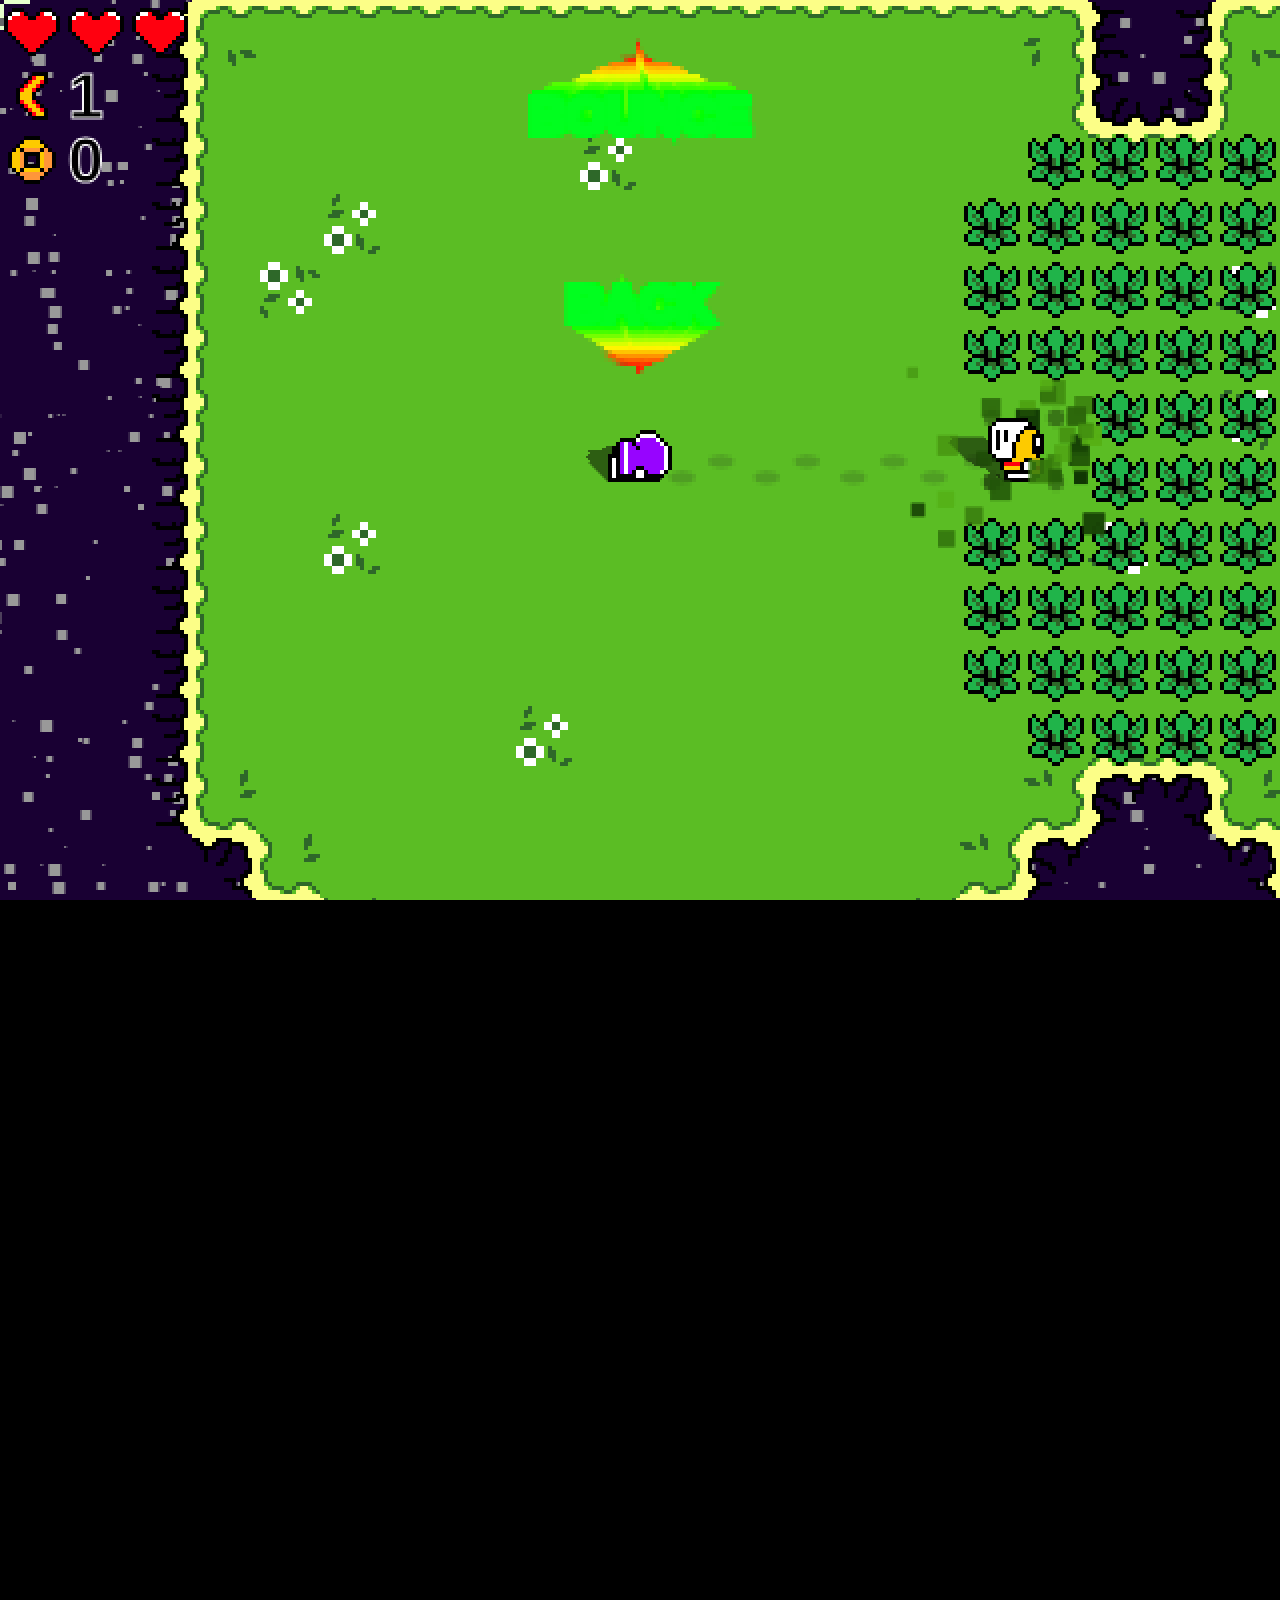
<file: bounceback/index.html>
<!doctype html>
<!--
    Bounce Back ~ A boomerang roguelike for JS13k
    Copyright (C) 2019 Frank Force

    This program is free software; you can redistribute it and/or modify
    it under the terms of the GNU General Public License as published by
    the Free Software Foundation; either version 2 of the License, or
    (at your option) any later version.

    This program is distributed in the hope that it will be useful,
    but WITHOUT ANY WARRANTY; without even the implied warranty of
    MERCHANTABILITY or FITNESS FOR A PARTICULAR PURPOSE.  See the
    GNU General Public License for more details. 
-->    
<!--
    When life gets you down, 
    it's never too late to...

    B O U N C E B A C K

    A JS13k 2019 Game
    By Frank Force

    WASD = Move
    Mouse = Aim
    Click = Throw
    Space = Dash

    Hints
    - You will keep money after you die!
    - You won't take damage while dashing.
    - There are 10 levels.
    - Sand slows down you and enemies.
    - Yellow boormang can grab pickups.
    - Blue boomerang does double damage.
    - Beat the game to unlock speed run mode.
-->

<html>
<head>
<title>Bounce Back</title>
<style>
body
{
background:#000;
overflow:hidden;
margin:0;
}
canvas
{
width:100%;
height:100%;
image-rendering:-moz-crisp-edges;
image-rendering:pixelated;
}
</style>
</head>
<body>
<canvas id=c1></canvas>
<canvas id=c2 style=visibility:hidden></canvas>
<script src='gameEngine.js'></script>
<script src='gameEngineDebug.js'></script>
<script src='game.js'></script>
</body>
</html>
</file>
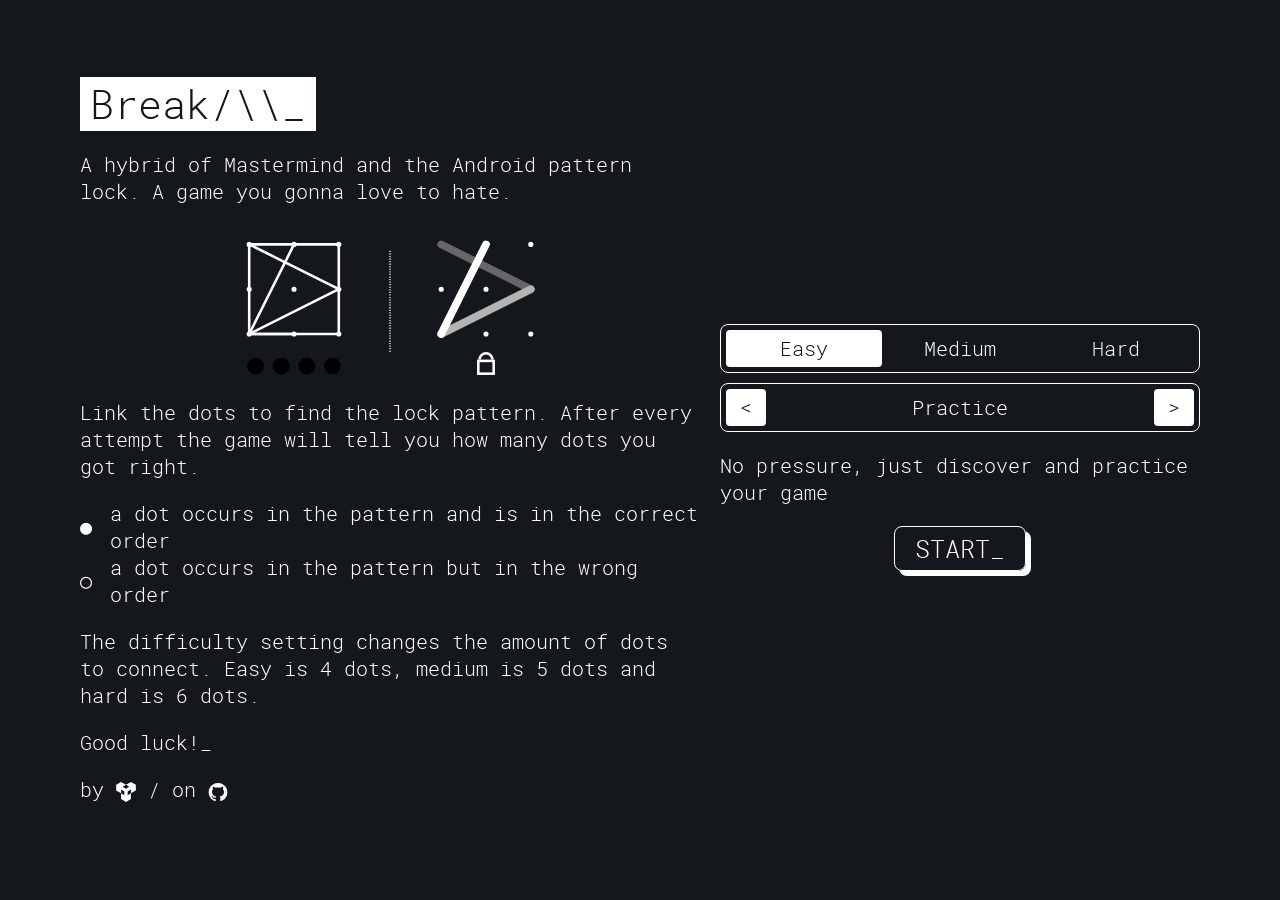
<file: breaklock/index.html>
<!doctype html>
<html>
  
<!-- Mirrored from www.phoenix-le.cf/gfiles/html5games/breaklock/ by HTTrack Website Copier/3.x [XR&CO'2014], Wed, 29 Jan 2020 01:05:01 GMT -->
<head>
    <title>BreakLock</title>
    <meta http-equiv="X-UA-Compatible" content="IE=edge">

    <link rel="shortcut icon" href="assets/favicon.ico">
    <meta name="theme-color" content="#14171b">

    <link rel="manifest" href="manifest.json">

    <!-- Add to home screen for Safari on iOS -->
    <link rel="apple-touch-icon" href="assets/icons/ios-180x180.png">
    <link rel="apple-touch-startup-image" href="assets/ios-startup/startup-640x1136.png" media="device-width: 375px">
    <link rel="apple-touch-startup-image" href="assets/ios-startup/startup-1080x1920.png" media="device-width: 414px">
    <link rel="apple-touch-startup-image" href="assets/ios-startup/startup-640x1136.png" media="(device-width: 320px) and (device-height: 568px)">
    <link rel="apple-touch-startup-image" href="assets/ios-startup/startup-640x960.png"  media="(device-width: 320px) and (device-height: 480px)">
    
    <meta name="apple-mobile-web-app-title" content="BreakLock">
    <meta name="apple-mobile-web-app-capable" content="yes">
    <meta name="apple-mobile-web-app-status-bar-style" content="black">

    <meta name="HandheldFriendly" content="True">
    <meta name="MobileOptimized" content="320">
    <meta name="viewport" content="width=device-width, initial-scale=1.0, maximum-scale=1, user-scalable=no, minimal-ui">

    <meta name="msapplication-TileImage" content="assets/icons/icon-144x144.png">
    <meta name="msapplication-TileColor" content="#14171b">

    <link rel="stylesheet" type="text/css" href="app.css">
  </head>

  <body>
    <!-- Intro -->
    <p id="app-intro" style="font-family: monospace; color: #fff;">
      $ ./breaklock start<br>
      Loading...
      <style type="text/css">
        body {
          background: #14171b;
        }
      </style>
    </p>

    <!-- Static content -->
    <div style="display: none;">
      <div id="instructions-template">
        <object class="introduction-demo" data="assets/intro.svg" type="image/svg+xml"></object>
        <p>Link the dots to find the lock pattern. After every attempt the game will tell you how many dots you got right.<p>
        <table>
          <tr>
            <td style="width:1.5em;">&#9679;</td>
            <td>a dot occurs in the pattern and is in the correct order</td>
          </tr>
          <tr>
            <td>&#9675;</td>
            <td>a dot occurs in the pattern but in the wrong order</td>
          </tr>
        </table>
        <p>The difficulty setting changes the amount of dots to connect. Easy is 4 dots, medium is 5 dots and hard is 6 dots.</p>
        <p>Good luck!_</p>
        <p class="small">by <a href="https://twitter.com/mxwllt"><svg class="icon"><use xmlns:xlink="http://www.w3.org/1999/xlink" xlink:href="#icon-maxwellito"></use></svg></a> / on <a href="https://github.com/maxwellito/breaklock"><svg class="icon"><use xmlns:xlink="http://www.w3.org/1999/xlink" xlink:href="#icon-github"></use></svg></a></p>
      </div>
    </div>

    <!-- SVG Icon definitions -->
    <svg xmlns="http://www.w3.org/2000/svg" style="display: none;">
      <symbol viewBox="0 0 128 128" id="icon-new_game">
        <path d="M111.5,120.5h-96c-4.418,0-8-3.582-8-8V16c0-3.236,1.949-6.153,4.938-7.391c2.991-1.237,6.432-0.554,8.718,1.734l48.5,48.5 c2.288,2.288,2.972,5.729,1.733,8.719S67.235,72.5,64,72.5H23.5v32h80v-80h-40c-4.418,0-8-3.582-8-8s3.582-8,8-8h48 c4.418,0,8,3.582,8,8v96C119.5,116.918,115.918,120.5,111.5,120.5z M23.5,56.5h21.187L23.5,35.313V56.5z"/>
      </symbol>
      <symbol viewBox="0 0 128 128" id="icon-back_home">
        <path d="M111.5,120.5h-96c-4.418,0-8-3.582-8-8V64c0-2.129,0.849-4.17,2.358-5.672l48.25-48C59.613,8.831,61.681,8.015,63.776,8 c2.123,0.007,4.157,0.858,5.652,2.365l47.875,48.25c1.907,1.922,2.639,4.569,2.196,7.047V112.5 C119.5,116.918,115.918,120.5,111.5,120.5z M23.5,104.5h80v-32h-40c-4.418,0-8-3.582-8-8s3.582-8,8-8h29.165L63.713,27.321 L23.5,67.326V104.5z"/>
      </symbol>
      <symbol viewBox="0 0 128 128" id="icon-continue">
        <path d="M15.5,120c-1.463,0-2.921-0.4-4.207-1.194C8.936,117.348,7.5,114.772,7.5,112V16c0-2.772,1.436-5.348,3.794-6.805 c2.359-1.458,5.304-1.591,7.784-0.35l96,48C117.788,58.2,119.5,60.97,119.5,64s-1.712,5.8-4.422,7.155l-96,48 C17.949,119.72,16.723,120,15.5,120z M23.5,28.944v70.111L93.611,64L23.5,28.944z"/>
      </symbol>
      <symbol viewBox="0 0 120 122" id="icon-maxwellito">
      	<polyline points="30,0 60,17.33 40,28.88 60,40.43 80,28.88 60,17.33 90,0 120,17.33 120,51.98 90,69.29 90,46.20 70,57.75 70,80.84 90,69.29 90,103.93 60,121.26 30,103.93 30,69.29 50,80.84 50,57.75 30,46.2 30,69.29 0,51.98 0,17.33" />
      </symbol>
      <symbol viewBox="0 0 128 128" id="icon-github">
      	<path d="M115.9,35.4c-5.3-9.2-12.6-16.5-21.8-21.8c-9.2-5.4-19.2-8-30.1-8c-10.9,0-20.9,2.7-30.1,8C24.7,18.9,17.4,26.2,12,35.4 c-5.3,9.2-8,19.3-8,30.1c0,13.1,3.8,24.9,11.4,35.3c7.7,10.4,17.5,17.7,29.6,21.7c1.4,0.3,2.5,0.1,3.1-0.5c0.7-0.6,1-1.4,1-2.4 v-4.2l-0.1-7l-1.8,0.3c-1.1,0.3-2.6,0.3-4.4,0.3c-1.7,0-3.6-0.2-5.4-0.5c-1.9-0.3-3.6-1.1-5.3-2.3c-1.6-1.2-2.7-2.8-3.4-4.8 L28,99.5c-0.5-1.2-1.3-2.5-2.5-4c-1.1-1.5-2.2-2.5-3.4-3l-0.5-0.4c-0.4-0.3-0.7-0.5-1-0.9c-0.3-0.4-0.5-0.7-0.7-1.1 c-0.1-0.4,0-0.7,0.4-0.9c0.4-0.3,1.2-0.4,2.2-0.4l1.6,0.3c1,0.2,2.3,0.8,3.8,1.8c1.6,1,2.8,2.4,3.8,4.1c1.2,2.1,2.6,3.7,4.3,4.8 c1.7,1.1,3.4,1.6,5.1,1.6c1.7,0,3.2-0.1,4.5-0.4c1.2-0.2,2.4-0.6,3.5-1.1c0.5-3.5,1.8-6.2,3.8-8c-3-0.3-5.6-0.8-8-1.4 c-2.4-0.7-4.8-1.6-7.3-3.1c-2.5-1.4-4.7-3.1-6.3-5.2c-1.6-2.1-3-4.8-4.1-8.2c-1.1-3.4-1.6-7.3-1.6-11.7c0-6.3,2.1-11.7,6.2-16.1 c-1.9-4.7-1.8-10,0.5-16c1.5-0.4,3.7-0.1,6.7,1.1c3,1.2,5.1,2.2,6.5,3c1.4,0.8,2.5,1.5,3.3,2.1c4.8-1.4,9.9-2,15-2 c5.1,0,10.1,0.7,15,2l3-1.9c2-1.3,4.4-2.5,7.2-3.5c2.7-1,4.9-1.4,6.3-0.8c2.4,5.9,2.6,11.2,0.7,15.9c4.1,4.5,6.2,9.9,6.2,16.1 c0,4.4-0.5,8.3-1.6,11.8c-1,3.4-2.4,6.1-4.1,8.2c-1.7,2-3.8,3.8-6.3,5.1c-2.6,1.5-5,2.5-7.4,3.1c-2.4,0.6-5,1.1-8,1.4 c2.7,2.4,4.1,6.1,4.1,11.1v16.5c0,0.9,0.3,1.7,1,2.4c0.7,0.6,1.6,0.8,3.1,0.5c12-4,21.9-11.2,29.6-21.7 c7.7-10.4,11.4-22.2,11.4-35.3C124,54.7,121.3,44.6,115.9,35.4L115.9,35.4z"/>
      </symbol>
      <symbol viewBox="0 0 128 128" id="icon-facebook">
        <path d="M16,16v96h51.164V74.451h-12.08v-13.99h12.08V50.144c0-11.973,7.312-18.493,17.994-18.493c5.115,0,9.514,0.381,10.795,0.552 v12.514l-7.408,0.003c-5.809,0-6.934,2.76-6.934,6.811v8.932h13.854l-1.803,13.99H81.611V112H112V16H16z"/>
      </symbol>
      <symbol viewBox="0 0 128 128" id="icon-twitter">
      	<path d="M128,24.3c-4.7,2.1-9.8,3.5-15.1,4.1c5.4-3.2,9.6-8.4,11.5-14.5c-5.1,3-10.7,5.2-16.7,6.4 C103,15.2,96.2,12,88.6,12c-14.5,0-26.3,11.8-26.3,26.3c0,2.1,0.2,4.1,0.7,6C41.2,43.2,21.9,32.7,8.9,16.8 C6.7,20.7,5.4,25.2,5.4,30c0,9.1,4.6,17.1,11.7,21.9c-4.3-0.1-8.4-1.3-11.9-3.3v0.3c0,12.7,9.1,23.3,21.1,25.7 c-2.2,0.6-4.5,0.9-6.9,0.9c-1.7,0-3.3-0.2-4.9-0.5c3.3,10.4,13,18,24.5,18.2c-9,7-20.3,11.2-32.6,11.2c-2.1,0-4.2-0.1-6.3-0.4 c11.6,7.5,25.4,11.8,40.2,11.8c48.3,0,74.7-40,74.7-74.7l-0.1-3.4C120,34.2,124.5,29.6,128,24.3z"/>
      </symbol>
    </svg>

    <noscript>
      <!--[if lte IE 6]>
        <p>
          If you read this it's probably because the world has rebooted. I don't know how but you arrived here. I'm sorry you cannot enjoy this little game but you will be able to in the not too distant future. Browsers will become incredibly better. Just before the world turns into chaos due to Nutella production shortages. Scientists will realise too late that Nutella was to humans what pollen is to bees. Don't believe the hype, the end didn't (or won't) happen because the 'left-pad' package got removed from NPM. Good luck.
        </p>
        <p>
          PS: If the world has ended, please tell thejameskyle that I loved him. Only his cat can save the world. (Shut the door)
        </p>
      <![endif]-->  
    </noscript>

    <script src="app.js"></script>
    <script type="text/javascript">

      // Set up service worker
      if ('serviceWorker' in navigator) {
        navigator.serviceWorker
          .register('service-worker.js', {scope: '.'});
      }

      // Easter Egg to get it full black
      // Awesome for OLED screens
      if (localStorage.getItem('isDeepBlack')) {
        document.body.classList.add('deepblack')
      }
    </script>
  </body>

<!-- Mirrored from www.phoenix-le.cf/gfiles/html5games/breaklock/ by HTTrack Website Copier/3.x [XR&CO'2014], Wed, 29 Jan 2020 01:05:03 GMT -->
</html>
</file>
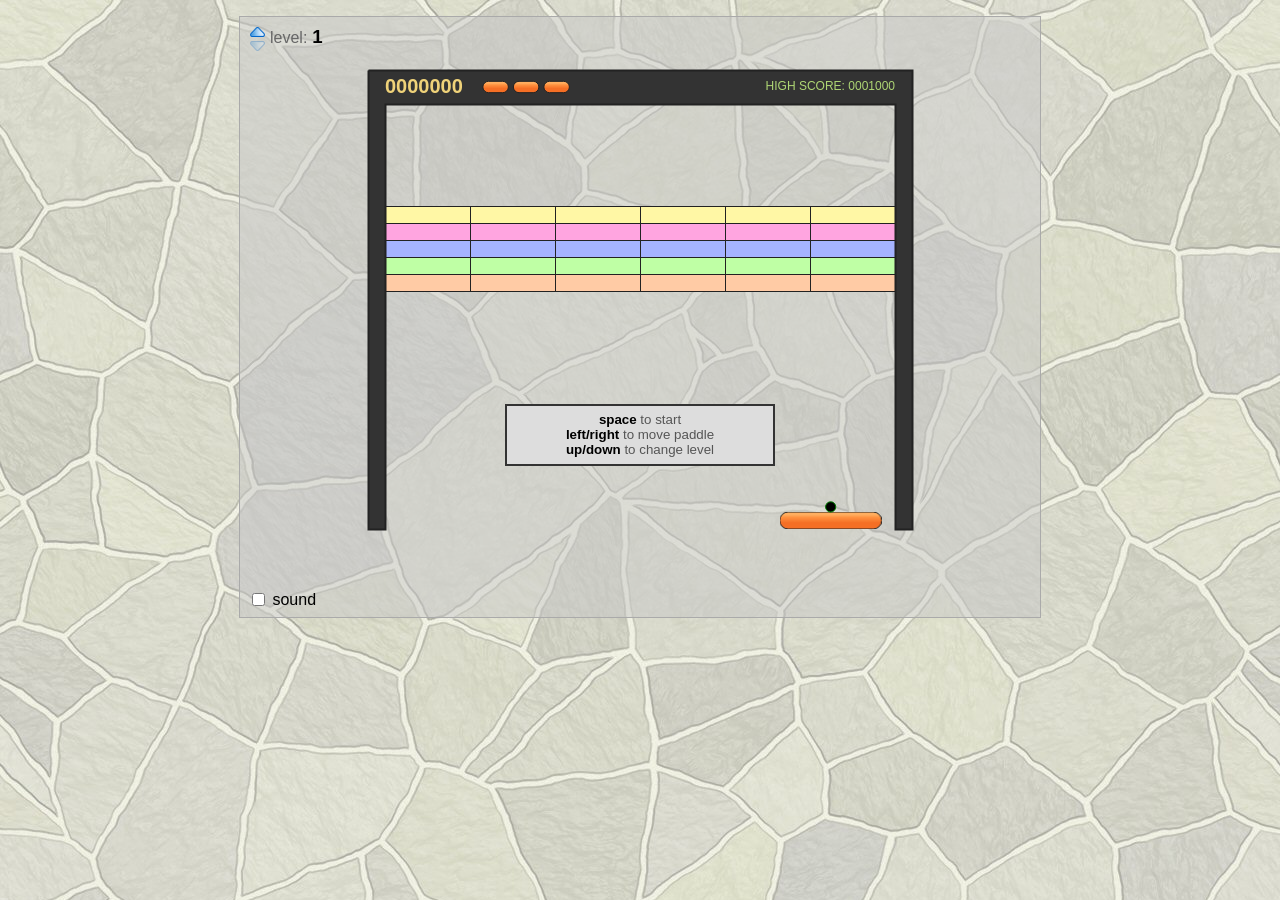
<file: breakout/index.html>
<!DOCTYPE html> 
<html>
<head>
  <title>Javascript Breakout</title>
  <meta http-equiv="Content-Type" content="text/html; charset=utf-8"/>
  <meta name="viewport" content="width=device-width", initial-scale=1.0, user-scalable="no"/>
  <link href="breakout.css" media="screen, print" rel="stylesheet" type="text/css" /> 
</head> 
 
<body> 


  <div id="breakout">
    <canvas id="canvas">
      <div class='unsupported'>
        Sorry, this example cannot be run because your browser does not support the &lt;canvas&gt; element
      </div>
    </canvas>
    <div id="levels">
      <img id="next" class="disabled" src="images/up.png"   title="next level">
      <img id="prev" class="disabled" src="images/down.png" title="previous level">
      <span id="label">level:</span><span id="level"></span>
    </div>
    <div id="controls">
      <input id='sound' type='checkbox' />
      <label for='sound'>sound</label>
    </div>
    <div id="instructions" style='display:none;'>
      <div class='keyboard'>
        <b>space</b> to start<br>
        <b>left/right</b> to move paddle<br>
        <b>up/down</b> to change level
      </div>
      <div class='touch'>
        <b>touch here</b> to start<br>
        <b>drag</b> paddle to move<br>
      </div>
    </div>
  </div>

  <script src="game.js"></script>
  <script src="breakout.js"></script>
  <script src="levels.js"></script>
  <script>
  Game.ready(function() {
    var game = Game.start('canvas', Breakout);
  });
  </script>

</body> 
</html>
</file>
<file: style.css>
.groups *{
  padding: 0px;
}

.group {
  font-weight: bold;
  vertical-align: top;
  text-align: right;
}

#darktoggle {
  position: absolute;
  right: 0px;
  bottom: 0px;
  position: sticky;
}

.darkmode {
  background-color: #181a1b;
  color: white;
}

body {
  font-family: "Noto Sans";
  margin:0;
}

a {
    color: #3391ff;
}

button {
  border-color: #736b5e;
  color: #e8e6e3;
  background-color: #181a1b;
}
</file>
<file: 2048/style/main.css>
@import url(fonts/clear-sans.css);
html, body {
  margin: 0;
  padding: 0;
  background: #faf8ef;
  color: #776e65;
  font-family: "Clear Sans", "Helvetica Neue", Arial, sans-serif;
  font-size: 18px; }

body {
  margin: 80px 0; }

.heading:after {
  content: "";
  display: block;
  clear: both; }

h1.title {
  font-size: 80px;
  font-weight: bold;
  margin: 0;
  display: block;
  float: left; }

@-webkit-keyframes move-up {
  0% {
    top: 25px;
    opacity: 1; }

  100% {
    top: -50px;
    opacity: 0; } }
@-moz-keyframes move-up {
  0% {
    top: 25px;
    opacity: 1; }

  100% {
    top: -50px;
    opacity: 0; } }
@keyframes move-up {
  0% {
    top: 25px;
    opacity: 1; }

  100% {
    top: -50px;
    opacity: 0; } }
.scores-container {
  float: right;
  text-align: right; }

.score-container, .best-container {
  position: relative;
  display: inline-block;
  background: #bbada0;
  padding: 15px 25px;
  font-size: 25px;
  height: 25px;
  line-height: 47px;
  font-weight: bold;
  border-radius: 3px;
  color: white;
  margin-top: 8px;
  text-align: center; }
  .score-container:after, .best-container:after {
    position: absolute;
    width: 100%;
    top: 10px;
    left: 0;
    text-transform: uppercase;
    font-size: 13px;
    line-height: 13px;
    text-align: center;
    color: #eee4da; }
  .score-container .score-addition, .best-container .score-addition {
    position: absolute;
    right: 30px;
    color: red;
    font-size: 25px;
    line-height: 25px;
    font-weight: bold;
    color: rgba(119, 110, 101, 0.9);
    z-index: 100;
    -webkit-animation: move-up 600ms ease-in;
    -moz-animation: move-up 600ms ease-in;
    animation: move-up 600ms ease-in;
    -webkit-animation-fill-mode: both;
    -moz-animation-fill-mode: both;
    animation-fill-mode: both; }

.score-container:after {
  content: "Score"; }

.best-container:after {
  content: "Best"; }

p {
  margin-top: 0;
  margin-bottom: 10px;
  line-height: 1.65; }

a {
  color: #776e65;
  font-weight: bold;
  text-decoration: underline;
  cursor: pointer; }

strong.important {
  text-transform: uppercase; }

hr {
  border: none;
  border-bottom: 1px solid #d8d4d0;
  margin-top: 20px;
  margin-bottom: 30px; }

.container {
  width: 500px;
  margin: 0 auto; }

@-webkit-keyframes fade-in {
  0% {
    opacity: 0; }

  100% {
    opacity: 1; } }
@-moz-keyframes fade-in {
  0% {
    opacity: 0; }

  100% {
    opacity: 1; } }
@keyframes fade-in {
  0% {
    opacity: 0; }

  100% {
    opacity: 1; } }
.game-container {
  margin-top: 40px;
  position: relative;
  padding: 15px;
  cursor: default;
  -webkit-touch-callout: none;
  -ms-touch-callout: none;
  -webkit-user-select: none;
  -moz-user-select: none;
  -ms-user-select: none;
  -ms-touch-action: none;
  touch-action: none;
  background: #bbada0;
  border-radius: 6px;
  width: 500px;
  height: 500px;
  -webkit-box-sizing: border-box;
  -moz-box-sizing: border-box;
  box-sizing: border-box; }
  .game-container .game-message {
    display: none;
    position: absolute;
    top: 0;
    right: 0;
    bottom: 0;
    left: 0;
    background: rgba(238, 228, 218, 0.5);
    z-index: 100;
    text-align: center;
    -webkit-animation: fade-in 800ms ease 1200ms;
    -moz-animation: fade-in 800ms ease 1200ms;
    animation: fade-in 800ms ease 1200ms;
    -webkit-animation-fill-mode: both;
    -moz-animation-fill-mode: both;
    animation-fill-mode: both; }
    .game-container .game-message p {
      font-size: 60px;
      font-weight: bold;
      height: 60px;
      line-height: 60px;
      margin-top: 222px; }
    .game-container .game-message .lower {
      display: block;
      margin-top: 59px; }
    .game-container .game-message a {
      display: inline-block;
      background: #8f7a66;
      border-radius: 3px;
      padding: 0 20px;
      text-decoration: none;
      color: #f9f6f2;
      height: 40px;
      line-height: 42px;
      margin-left: 9px; }
      .game-container .game-message a.keep-playing-button {
        display: none; }
    .game-container .game-message.game-won {
      background: rgba(237, 194, 46, 0.5);
      color: #f9f6f2; }
      .game-container .game-message.game-won a.keep-playing-button {
        display: inline-block; }
    .game-container .game-message.game-won, .game-container .game-message.game-over {
      display: block; }

.grid-container {
  position: absolute;
  z-index: 1; }

.grid-row {
  margin-bottom: 15px; }
  .grid-row:last-child {
    margin-bottom: 0; }
  .grid-row:after {
    content: "";
    display: block;
    clear: both; }

.grid-cell {
  width: 106.25px;
  height: 106.25px;
  margin-right: 15px;
  float: left;
  border-radius: 3px;
  background: rgba(238, 228, 218, 0.35); }
  .grid-cell:last-child {
    margin-right: 0; }

.tile-container {
  position: absolute;
  z-index: 2; }

.tile, .tile .tile-inner {
  width: 107px;
  height: 107px;
  line-height: 107px; }
.tile.tile-position-1-1 {
  -webkit-transform: translate(0px, 0px);
  -moz-transform: translate(0px, 0px);
  -ms-transform: translate(0px, 0px);
  transform: translate(0px, 0px); }
.tile.tile-position-1-2 {
  -webkit-transform: translate(0px, 121px);
  -moz-transform: translate(0px, 121px);
  -ms-transform: translate(0px, 121px);
  transform: translate(0px, 121px); }
.tile.tile-position-1-3 {
  -webkit-transform: translate(0px, 242px);
  -moz-transform: translate(0px, 242px);
  -ms-transform: translate(0px, 242px);
  transform: translate(0px, 242px); }
.tile.tile-position-1-4 {
  -webkit-transform: translate(0px, 363px);
  -moz-transform: translate(0px, 363px);
  -ms-transform: translate(0px, 363px);
  transform: translate(0px, 363px); }
.tile.tile-position-2-1 {
  -webkit-transform: translate(121px, 0px);
  -moz-transform: translate(121px, 0px);
  -ms-transform: translate(121px, 0px);
  transform: translate(121px, 0px); }
.tile.tile-position-2-2 {
  -webkit-transform: translate(121px, 121px);
  -moz-transform: translate(121px, 121px);
  -ms-transform: translate(121px, 121px);
  transform: translate(121px, 121px); }
.tile.tile-position-2-3 {
  -webkit-transform: translate(121px, 242px);
  -moz-transform: translate(121px, 242px);
  -ms-transform: translate(121px, 242px);
  transform: translate(121px, 242px); }
.tile.tile-position-2-4 {
  -webkit-transform: translate(121px, 363px);
  -moz-transform: translate(121px, 363px);
  -ms-transform: translate(121px, 363px);
  transform: translate(121px, 363px); }
.tile.tile-position-3-1 {
  -webkit-transform: translate(242px, 0px);
  -moz-transform: translate(242px, 0px);
  -ms-transform: translate(242px, 0px);
  transform: translate(242px, 0px); }
.tile.tile-position-3-2 {
  -webkit-transform: translate(242px, 121px);
  -moz-transform: translate(242px, 121px);
  -ms-transform: translate(242px, 121px);
  transform: translate(242px, 121px); }
.tile.tile-position-3-3 {
  -webkit-transform: translate(242px, 242px);
  -moz-transform: translate(242px, 242px);
  -ms-transform: translate(242px, 242px);
  transform: translate(242px, 242px); }
.tile.tile-position-3-4 {
  -webkit-transform: translate(242px, 363px);
  -moz-transform: translate(242px, 363px);
  -ms-transform: translate(242px, 363px);
  transform: translate(242px, 363px); }
.tile.tile-position-4-1 {
  -webkit-transform: translate(363px, 0px);
  -moz-transform: translate(363px, 0px);
  -ms-transform: translate(363px, 0px);
  transform: translate(363px, 0px); }
.tile.tile-position-4-2 {
  -webkit-transform: translate(363px, 121px);
  -moz-transform: translate(363px, 121px);
  -ms-transform: translate(363px, 121px);
  transform: translate(363px, 121px); }
.tile.tile-position-4-3 {
  -webkit-transform: translate(363px, 242px);
  -moz-transform: translate(363px, 242px);
  -ms-transform: translate(363px, 242px);
  transform: translate(363px, 242px); }
.tile.tile-position-4-4 {
  -webkit-transform: translate(363px, 363px);
  -moz-transform: translate(363px, 363px);
  -ms-transform: translate(363px, 363px);
  transform: translate(363px, 363px); }

.tile {
  position: absolute;
  -webkit-transition: 100ms ease-in-out;
  -moz-transition: 100ms ease-in-out;
  transition: 100ms ease-in-out;
  -webkit-transition-property: -webkit-transform;
  -moz-transition-property: -moz-transform;
  transition-property: transform; }
  .tile .tile-inner {
    border-radius: 3px;
    background: #eee4da;
    text-align: center;
    font-weight: bold;
    z-index: 10;
    font-size: 55px; }
  .tile.tile-2 .tile-inner {
    background: #eee4da;
    box-shadow: 0 0 30px 10px rgba(243, 215, 116, 0), inset 0 0 0 1px rgba(255, 255, 255, 0); }
  .tile.tile-4 .tile-inner {
    background: #ede0c8;
    box-shadow: 0 0 30px 10px rgba(243, 215, 116, 0), inset 0 0 0 1px rgba(255, 255, 255, 0); }
  .tile.tile-8 .tile-inner {
    color: #f9f6f2;
    background: #f2b179; }
  .tile.tile-16 .tile-inner {
    color: #f9f6f2;
    background: #f59563; }
  .tile.tile-32 .tile-inner {
    color: #f9f6f2;
    background: #f67c5f; }
  .tile.tile-64 .tile-inner {
    color: #f9f6f2;
    background: #f65e3b; }
  .tile.tile-128 .tile-inner {
    color: #f9f6f2;
    background: #edcf72;
    box-shadow: 0 0 30px 10px rgba(243, 215, 116, 0.2381), inset 0 0 0 1px rgba(255, 255, 255, 0.14286);
    font-size: 45px; }
    @media screen and (max-width: 520px) {
      .tile.tile-128 .tile-inner {
        font-size: 25px; } }
  .tile.tile-256 .tile-inner {
    color: #f9f6f2;
    background: #edcc61;
    box-shadow: 0 0 30px 10px rgba(243, 215, 116, 0.31746), inset 0 0 0 1px rgba(255, 255, 255, 0.19048);
    font-size: 45px; }
    @media screen and (max-width: 520px) {
      .tile.tile-256 .tile-inner {
        font-size: 25px; } }
  .tile.tile-512 .tile-inner {
    color: #f9f6f2;
    background: #edc850;
    box-shadow: 0 0 30px 10px rgba(243, 215, 116, 0.39683), inset 0 0 0 1px rgba(255, 255, 255, 0.2381);
    font-size: 45px; }
    @media screen and (max-width: 520px) {
      .tile.tile-512 .tile-inner {
        font-size: 25px; } }
  .tile.tile-1024 .tile-inner {
    color: #f9f6f2;
    background: #edc53f;
    box-shadow: 0 0 30px 10px rgba(243, 215, 116, 0.47619), inset 0 0 0 1px rgba(255, 255, 255, 0.28571);
    font-size: 35px; }
    @media screen and (max-width: 520px) {
      .tile.tile-1024 .tile-inner {
        font-size: 15px; } }
  .tile.tile-2048 .tile-inner {
    color: #f9f6f2;
    background: #edc22e;
    box-shadow: 0 0 30px 10px rgba(243, 215, 116, 0.55556), inset 0 0 0 1px rgba(255, 255, 255, 0.33333);
    font-size: 35px; }
    @media screen and (max-width: 520px) {
      .tile.tile-2048 .tile-inner {
        font-size: 15px; } }
  .tile.tile-super .tile-inner {
    color: #f9f6f2;
    background: #3c3a32;
    font-size: 30px; }
    @media screen and (max-width: 520px) {
      .tile.tile-super .tile-inner {
        font-size: 10px; } }

@-webkit-keyframes appear {
  0% {
    opacity: 0;
    -webkit-transform: scale(0);
    -moz-transform: scale(0);
    -ms-transform: scale(0);
    transform: scale(0); }

  100% {
    opacity: 1;
    -webkit-transform: scale(1);
    -moz-transform: scale(1);
    -ms-transform: scale(1);
    transform: scale(1); } }
@-moz-keyframes appear {
  0% {
    opacity: 0;
    -webkit-transform: scale(0);
    -moz-transform: scale(0);
    -ms-transform: scale(0);
    transform: scale(0); }

  100% {
    opacity: 1;
    -webkit-transform: scale(1);
    -moz-transform: scale(1);
    -ms-transform: scale(1);
    transform: scale(1); } }
@keyframes appear {
  0% {
    opacity: 0;
    -webkit-transform: scale(0);
    -moz-transform: scale(0);
    -ms-transform: scale(0);
    transform: scale(0); }

  100% {
    opacity: 1;
    -webkit-transform: scale(1);
    -moz-transform: scale(1);
    -ms-transform: scale(1);
    transform: scale(1); } }
.tile-new .tile-inner {
  -webkit-animation: appear 200ms ease 100ms;
  -moz-animation: appear 200ms ease 100ms;
  animation: appear 200ms ease 100ms;
  -webkit-animation-fill-mode: backwards;
  -moz-animation-fill-mode: backwards;
  animation-fill-mode: backwards; }

@-webkit-keyframes pop {
  0% {
    -webkit-transform: scale(0);
    -moz-transform: scale(0);
    -ms-transform: scale(0);
    transform: scale(0); }

  50% {
    -webkit-transform: scale(1.2);
    -moz-transform: scale(1.2);
    -ms-transform: scale(1.2);
    transform: scale(1.2); }

  100% {
    -webkit-transform: scale(1);
    -moz-transform: scale(1);
    -ms-transform: scale(1);
    transform: scale(1); } }
@-moz-keyframes pop {
  0% {
    -webkit-transform: scale(0);
    -moz-transform: scale(0);
    -ms-transform: scale(0);
    transform: scale(0); }

  50% {
    -webkit-transform: scale(1.2);
    -moz-transform: scale(1.2);
    -ms-transform: scale(1.2);
    transform: scale(1.2); }

  100% {
    -webkit-transform: scale(1);
    -moz-transform: scale(1);
    -ms-transform: scale(1);
    transform: scale(1); } }
@keyframes pop {
  0% {
    -webkit-transform: scale(0);
    -moz-transform: scale(0);
    -ms-transform: scale(0);
    transform: scale(0); }

  50% {
    -webkit-transform: scale(1.2);
    -moz-transform: scale(1.2);
    -ms-transform: scale(1.2);
    transform: scale(1.2); }

  100% {
    -webkit-transform: scale(1);
    -moz-transform: scale(1);
    -ms-transform: scale(1);
    transform: scale(1); } }
.tile-merged .tile-inner {
  z-index: 20;
  -webkit-animation: pop 200ms ease 100ms;
  -moz-animation: pop 200ms ease 100ms;
  animation: pop 200ms ease 100ms;
  -webkit-animation-fill-mode: backwards;
  -moz-animation-fill-mode: backwards;
  animation-fill-mode: backwards; }

.above-game:after {
  content: "";
  display: block;
  clear: both; }

.game-intro {
  float: left;
  line-height: 42px;
  margin-bottom: 0; }

.restart-button {
  display: inline-block;
  background: #8f7a66;
  border-radius: 3px;
  padding: 0 20px;
  text-decoration: none;
  color: #f9f6f2;
  height: 40px;
  line-height: 42px;
  display: block;
  text-align: center;
  float: right; }

.game-explanation {
  margin-top: 50px; }

@media screen and (max-width: 520px) {
  html, body {
    font-size: 15px; }

  body {
    margin: 20px 0;
    padding: 0 20px; }

  h1.title {
    font-size: 27px;
    margin-top: 15px; }

  .container {
    width: 280px;
    margin: 0 auto; }

  .score-container, .best-container {
    margin-top: 0;
    padding: 15px 10px;
    min-width: 40px; }

  .heading {
    margin-bottom: 10px; }

  .game-intro {
    width: 55%;
    display: block;
    box-sizing: border-box;
    line-height: 1.65; }

  .restart-button {
    width: 42%;
    padding: 0;
    display: block;
    box-sizing: border-box;
    margin-top: 2px; }

  .game-container {
    margin-top: 17px;
    position: relative;
    padding: 10px;
    cursor: default;
    -webkit-touch-callout: none;
    -ms-touch-callout: none;
    -webkit-user-select: none;
    -moz-user-select: none;
    -ms-user-select: none;
    -ms-touch-action: none;
    touch-action: none;
    background: #bbada0;
    border-radius: 6px;
    width: 280px;
    height: 280px;
    -webkit-box-sizing: border-box;
    -moz-box-sizing: border-box;
    box-sizing: border-box; }
    .game-container .game-message {
      display: none;
      position: absolute;
      top: 0;
      right: 0;
      bottom: 0;
      left: 0;
      background: rgba(238, 228, 218, 0.5);
      z-index: 100;
      text-align: center;
      -webkit-animation: fade-in 800ms ease 1200ms;
      -moz-animation: fade-in 800ms ease 1200ms;
      animation: fade-in 800ms ease 1200ms;
      -webkit-animation-fill-mode: both;
      -moz-animation-fill-mode: both;
      animation-fill-mode: both; }
      .game-container .game-message p {
        font-size: 60px;
        font-weight: bold;
        height: 60px;
        line-height: 60px;
        margin-top: 222px; }
      .game-container .game-message .lower {
        display: block;
        margin-top: 59px; }
      .game-container .game-message a {
        display: inline-block;
        background: #8f7a66;
        border-radius: 3px;
        padding: 0 20px;
        text-decoration: none;
        color: #f9f6f2;
        height: 40px;
        line-height: 42px;
        margin-left: 9px; }
        .game-container .game-message a.keep-playing-button {
          display: none; }
      .game-container .game-message.game-won {
        background: rgba(237, 194, 46, 0.5);
        color: #f9f6f2; }
        .game-container .game-message.game-won a.keep-playing-button {
          display: inline-block; }
      .game-container .game-message.game-won, .game-container .game-message.game-over {
        display: block; }

  .grid-container {
    position: absolute;
    z-index: 1; }

  .grid-row {
    margin-bottom: 10px; }
    .grid-row:last-child {
      margin-bottom: 0; }
    .grid-row:after {
      content: "";
      display: block;
      clear: both; }

  .grid-cell {
    width: 57.5px;
    height: 57.5px;
    margin-right: 10px;
    float: left;
    border-radius: 3px;
    background: rgba(238, 228, 218, 0.35); }
    .grid-cell:last-child {
      margin-right: 0; }

  .tile-container {
    position: absolute;
    z-index: 2; }

  .tile, .tile .tile-inner {
    width: 58px;
    height: 58px;
    line-height: 58px; }
  .tile.tile-position-1-1 {
    -webkit-transform: translate(0px, 0px);
    -moz-transform: translate(0px, 0px);
    -ms-transform: translate(0px, 0px);
    transform: translate(0px, 0px); }
  .tile.tile-position-1-2 {
    -webkit-transform: translate(0px, 67px);
    -moz-transform: translate(0px, 67px);
    -ms-transform: translate(0px, 67px);
    transform: translate(0px, 67px); }
  .tile.tile-position-1-3 {
    -webkit-transform: translate(0px, 135px);
    -moz-transform: translate(0px, 135px);
    -ms-transform: translate(0px, 135px);
    transform: translate(0px, 135px); }
  .tile.tile-position-1-4 {
    -webkit-transform: translate(0px, 202px);
    -moz-transform: translate(0px, 202px);
    -ms-transform: translate(0px, 202px);
    transform: translate(0px, 202px); }
  .tile.tile-position-2-1 {
    -webkit-transform: translate(67px, 0px);
    -moz-transform: translate(67px, 0px);
    -ms-transform: translate(67px, 0px);
    transform: translate(67px, 0px); }
  .tile.tile-position-2-2 {
    -webkit-transform: translate(67px, 67px);
    -moz-transform: translate(67px, 67px);
    -ms-transform: translate(67px, 67px);
    transform: translate(67px, 67px); }
  .tile.tile-position-2-3 {
    -webkit-transform: translate(67px, 135px);
    -moz-transform: translate(67px, 135px);
    -ms-transform: translate(67px, 135px);
    transform: translate(67px, 135px); }
  .tile.tile-position-2-4 {
    -webkit-transform: translate(67px, 202px);
    -moz-transform: translate(67px, 202px);
    -ms-transform: translate(67px, 202px);
    transform: translate(67px, 202px); }
  .tile.tile-position-3-1 {
    -webkit-transform: translate(135px, 0px);
    -moz-transform: translate(135px, 0px);
    -ms-transform: translate(135px, 0px);
    transform: translate(135px, 0px); }
  .tile.tile-position-3-2 {
    -webkit-transform: translate(135px, 67px);
    -moz-transform: translate(135px, 67px);
    -ms-transform: translate(135px, 67px);
    transform: translate(135px, 67px); }
  .tile.tile-position-3-3 {
    -webkit-transform: translate(135px, 135px);
    -moz-transform: translate(135px, 135px);
    -ms-transform: translate(135px, 135px);
    transform: translate(135px, 135px); }
  .tile.tile-position-3-4 {
    -webkit-transform: translate(135px, 202px);
    -moz-transform: translate(135px, 202px);
    -ms-transform: translate(135px, 202px);
    transform: translate(135px, 202px); }
  .tile.tile-position-4-1 {
    -webkit-transform: translate(202px, 0px);
    -moz-transform: translate(202px, 0px);
    -ms-transform: translate(202px, 0px);
    transform: translate(202px, 0px); }
  .tile.tile-position-4-2 {
    -webkit-transform: translate(202px, 67px);
    -moz-transform: translate(202px, 67px);
    -ms-transform: translate(202px, 67px);
    transform: translate(202px, 67px); }
  .tile.tile-position-4-3 {
    -webkit-transform: translate(202px, 135px);
    -moz-transform: translate(202px, 135px);
    -ms-transform: translate(202px, 135px);
    transform: translate(202px, 135px); }
  .tile.tile-position-4-4 {
    -webkit-transform: translate(202px, 202px);
    -moz-transform: translate(202px, 202px);
    -ms-transform: translate(202px, 202px);
    transform: translate(202px, 202px); }

  .tile .tile-inner {
    font-size: 35px; }

  .game-message p {
    font-size: 30px !important;
    height: 30px !important;
    line-height: 30px !important;
    margin-top: 90px !important; }
  .game-message .lower {
    margin-top: 30px !important; } }
</file>
<file: bitcoingame/gamelab.css>
#debugResizeBar {
  width: 100%;
  height: 13px;
  line-height: 13px;
  color: #c6cacd;
  font-size: 24px;
  text-align: center;
  cursor: ns-resize;
  white-space: nowrap; }

#debug-buttons {
  display: inline;
  white-space: normal; }

.debugger_button {
  border: 1px solid #0094ca;
  background-color: #0094ca;
  color: #fff;
  margin-left: 0px;
  margin-right: 3px;
  padding: 3px 6px;
  font-size: 14px;
  min-width: 120px; }

#continueButton {
  border-color: #ffa400;
  background-color: #ffa400; }

.debugger_button:focus {
  outline-style: none; }

.debugger_button > img {
  float: left;
  opacity: 1; }

#debug-area {
  position: absolute;
  bottom: 0;
  height: 43px;
  left: 0;
  right: 0;
  z-index: 2;
  max-height: calc(50% - 16px) !important; }

#codeTextbox.pin_bottom {
  bottom: 43px; }

#debug-commands-header {
  width: 270px;
  float: left;
  border-right: 1px solid gray; }
  #debug-commands-header .fa {
    margin: 0 0.25em; }

#debug-watch-header {
  width: 201px;
  float: right;
  border-left: 1px solid gray; }

#watchersResizeBar {
  height: 100%;
  width: 13px;
  cursor: ew-resize;
  position: absolute;
  right: 193.5px;
  z-index: 1;
  top: 13px; }

.debug-commands, .debug-console, .debug-watch {
  display: block;
  background-color: #fff;
  border: 1px solid #ddd;
  position: absolute;
  top: 43px;
  bottom: 0; }

.debug-commands {
  left: 0;
  width: 270px;
  text-align: center; }

.debug-watch {
  right: 0;
  width: 200px;
  overflow-y: scroll; }
  .debug-watch.no-commands {
    max-width: calc(100% - 130px); }

.debug-watch *, .debug-watch input {
  font-family: monospace;
  font-size: 12px; }

.debug-watch-item {
  margin: 0;
  line-height: 14px;
  clear: both;
  margin-bottom: 1px; }
  .debug-watch-item .watch-variable, .debug-watch-item .watch-separator {
    color: purple; }
  .debug-watch-item .watch-unavailable {
    color: red; }

.debug-console {
  left: 270px;
  right: 200px;
  min-width: 130px; }
  .debug-console.no-commands {
    left: 0; }
  .debug-console.no-watch {
    right: 0; }

.debug-console *, .debug-console input {
  font-family: monospace;
  font-size: 12px; }

#slider-cell {
  float: left;
  cursor: default; }

/* Slider. */
.sliderContainer {
  float: left; }

.sliderTrack {
  stroke: #ebe8f1;
  stroke-width: 4px;
  stroke-linecap: round; }

.sliderKnob {
  fill: #ddd;
  stroke: #bbc;
  stroke-width: 1px;
  stroke-linejoin: round; }

.sliderKnob:hover {
  fill: #eee; }

/* Sprited icons. */
.pause-btn {
  background-position: 0px -84px;
  margin-right: 3px; }

.continue-btn {
  background-position: -21px -84px;
  margin-right: 3px; }

.step-in-btn {
  background-position: 0px -105px;
  margin-right: 3px; }

.step-out-btn {
  background-position: -21px -105px;
  margin-right: 3px; }

.step-over-btn {
  background-position: 0px 21px;
  margin-right: 3px; }

#visualizationOverlay {
  position: absolute;
  top: 0;
  left: auto;
  overflow: hidden;
  outline: none;
  -webkit-touch-callout: none;
  -webkit-user-select: none;
  -khtml-user-select: none;
  -moz-user-select: none;
  -ms-user-select: none;
  user-select: none;
  pointer-events: none;
  filter: progid:DXImageTransform.Microsoft.Blur(pixelradius=0); }

#divGameLab {
  overflow: hidden;
  outline: none;
  -webkit-touch-callout: none;
  position: relative;
  z-index: 1;
  background-color: white;
  -webkit-user-select: none;
  -khtml-user-select: none;
  -moz-user-select: none;
  -ms-user-select: none;
  user-select: none; }
  #divGameLab.withCrosshair {
    cursor: crosshair; }

.legacy-share-view #runButton, .legacy-share-view #resetButton {
  display: none !important; }

#visualizationOverlay {
  z-index: 2; }

/* Sprited icons. */
.icon21 {
  height: 21px;
  width: 21px;
  background-image: url("/blockly/media/gamelab/icons.png");
  background-size: 42px 147px; }

.code {
  background-position: -21px 0px; }

.link {
  background-position: 0px 0px; }

.run {
  background-position: 0px -21px;
  margin-right: 3px; }

.stop {
  background-position: -21px -21px;
  margin-right: 3px; }

.dpad-btn {
  background-position: -21px -63px; }

.left-btn {
  background-position: -21px -42px;
  margin-right: 3px; }

.right-btn {
  background-position: -21px -126px;
  margin-right: 3px; }

.up-btn {
  background-position: 0px -63px;
  margin-right: 3px; }

.down-btn {
  background-position: 0px -42px;
  margin-right: 3px; }

#share-cell {
  display: inline-block;
  vertical-align: top; }
  #share-cell.share-cell-none {
    display: none; }

.legacy-share-view #studio-dpad-container {
  margin-top: -24px; }

#studio-dpad {
  position: absolute;
  height: 152px;
  width: 390px;
  vertical-align: top;
  margin-left: 10px;
  -webkit-touch-callout: none; }

#studio-dpad-rim {
  position: absolute;
  width: 0px;
  height: 0px;
  border: 76px solid #FFFFFF;
  border-radius: 76px;
  box-shadow: 1px 1px 1px 0 #7F7F7F; }

#studio-dpad-cone {
  position: absolute;
  margin: 2px;
  width: 0px;
  height: 0px;
  border: 74px solid #9C9C9C;
  border-radius: 74px; }
  #studio-dpad-cone.left {
    border-top-color: #FFD080;
    transform: rotate(270deg); }
    #studio-dpad-cone.left.down {
      transform: rotate(220deg); }
    #studio-dpad-cone.left.up {
      transform: rotate(320deg); }
  #studio-dpad-cone.right {
    border-top-color: #FFD080;
    transform: rotate(90deg); }
    #studio-dpad-cone.right.down {
      transform: rotate(140deg); }
    #studio-dpad-cone.right.up {
      transform: rotate(40deg); }
  #studio-dpad-cone.up {
    border-top-color: #FFD080;
    transform: rotate(0deg); }
  #studio-dpad-cone.down {
    border-top-color: #FFD080;
    transform: rotate(180deg); }

#studio-dpad-button {
  display: inline;
  position: relative;
  border-radius: 40px;
  width: 80px;
  height: 80px;
  margin: 36px 5px 5px 36px;
  border: 1px solid #EFEFEF;
  background-color: #FFFFFF;
  box-shadow: 1px 1px 1px 0 #7F7F7F; }
  #studio-dpad-button.active {
    border: 1px solid #9F9F9F;
    box-shadow: none; }
  #studio-dpad-button.left {
    left: -17px; }
    #studio-dpad-button.left.up {
      left: -12px;
      top: -12px; }
    #studio-dpad-button.left.down {
      left: -12px;
      top: 12px; }
  #studio-dpad-button.right {
    left: 17px; }
    #studio-dpad-button.right.up {
      left: 12px;
      top: -12px; }
    #studio-dpad-button.right.down {
      left: 12px;
      top: 12px; }
  #studio-dpad-button.up {
    top: -17px; }
  #studio-dpad-button.down {
    top: 17px; }

#studio-space-button {
  position: absolute;
  border-radius: 40px;
  width: 80px;
  height: 80px;
  right: 10px;
  margin: 5px;
  border-color: #666666;
  background-color: #FFA000;
  box-shadow: inset 1px 1px 0px 0 #FFD07F; }
  #studio-space-button.active {
    border-radius: 39px;
    width: 78px;
    height: 78px;
    margin-right: 6px;
    margin-top: 6px; }
  #studio-space-button:focus {
    outline: 0; }
</file>
<file: breaklock/app.css>
.countdown-container{float:right;width:10rem;height:1rem;margin:.25rem 0 .25rem .5rem;border:1px solid currentColor;border-radius:.25rem;box-sizing:border-box;color:inherit}.alert{color:red;animation:blink 1s infinite;-webkit-animation:blink 1s infinite}.countdown-content{display:block;height:100%;width:0;color:inherit;background-color:currentColor}.status-bar{height:1.5rem;padding-bottom:.25rem;border-bottom:1px dotted #fff}.status-bar:after{content:"";clear:both}.status-bar-cancel{height:100%;font-size:1rem}.status-bar-cancel:before{content:"\AB";margin-right:.25em}.status-bar-info{float:right}.history{height:7rem;overflow-x:scroll;font-size:0;line-height:0;white-space:nowrap;-webkit-backface-visibility:hidden;backface-visibility:hidden}.history-container{display:table-cell;vertical-align:top}.history-container:empty{display:block}.history-container:empty:after{content:attr(data-helper);display:block;line-height:6;font-size:1rem;text-align:center}.history-start-helper{display:none}.history svg{width:4.16667rem;height:5rem;display:inline-block;margin:1rem 0;transform:translateZ(0);animation:expand .25s,fadein .5s linear;-webkit-transform:translateZ(0);-webkit-animation:expand .25s,fadein .5s linear}.history svg.success{border:.125rem solid currentColor;border-radius:.25rem;padding:.375rem .25rem;margin-top:.5rem;margin-bottom:.5rem}.history svg+svg{margin-left:1rem}@keyframes fadein{0%{opacity:0}50%{opacity:0}to{opacity:1}}@-webkit-keyframes fadein{0%{opacity:0}50%{opacity:0}to{opacity:1}}@keyframes expand{0%{width:0;padding:0}}@-webkit-keyframes expand{0%{width:0;padding:0}}@media (min-width:1024px),(orientation:landscape){.history{height:auto;border-bottom:none}.history-container{display:block}.history svg{float:left;margin-right:1rem}.history svg+svg{margin-left:0}}.lock{display:block;width:320px;max-width:90%;margin:auto}.lock-flashdots circle{visibility:hidden;opacity:1}.lock-flashdots circle.active{visibility:visible;opacity:0;transition:visibility 0s,opacity .3s}.summary{position:fixed;top:0;bottom:auto;left:0;right:0;height:0;overflow:hidden;background:#14171b;visibility:hidden;transition:visibility 0s linear .5s,height .5s ease;-webkit-transition:visibility 0s linear .5s,height .5s ease}body.deepblack .summary{background-color:#000}.summary.active{visibility:visible;height:100%;transition:visibility 0s,height .5s ease .5s;-webkit-transition:visibility 0s,height .5s ease .5s}.summary.view{padding:0}.summary.view .view-bloc{padding:2rem}.summary-title{margin:0}.summary-title.success{color:#fff;background-color:#169}.summary-title.fail{color:#fff;background-color:red}.summary-action-button>*{vertical-align:middle;margin-right:.5em}.summary-action-button{display:block;font-size:1.5rem}.summary-share{font-size:2rem;line-height:0}.summary-share-link{display:inline-block;margin-right:.375em}@media (min-width:1024px),(orientation:landscape){.summary{align-items:center}}@media (max-width:1023px){.history-wrap{border-bottom:1px dotted #fff}.history-wrap .history{margin:0 -2rem}.history-wrap .history-container{padding:0 2rem}}@media (min-width:1024px),(orientation:landscape){.game-layout-lock{align-self:center}}.extender-button{display:block;width:100%;padding:.25em;text-align:center;background:hsla(0,0%,100%,.125);border-bottom:1px dotted #fff}.extender-button:after{content:"\25BD";margin-left:.5em}.extender.active .extender-button:after{content:"\25B3"}.extender-content{display:none}.extender.active .extender-content{display:inherit}@media (min-width:1024px),(orientation:landscape){.extender.small-only .extender-button{display:none}.extender.small-only .extender-content{display:inherit}}.selectbox-item{cursor:pointer;-webkit-user-select:none;-moz-user-select:none;-ms-user-select:none;-o-user-select:none;user-select:none}.selectbox{border:1px solid #fff;margin-bottom:.5rem;border-radius:.4rem;padding:.25rem}.selectbox-item{padding:.25rem;text-align:center;display:inline-block;box-sizing:border-box}.selectbox-item.active{background:#fff;color:#14171b;border-radius:.2rem}.selectbox-1 .selectbox-item{width:100%}.selectbox-2 .selectbox-item{width:50%}.selectbox-3 .selectbox-item{width:33.33%}.selectbox-4 .selectbox-item{width:25%}.selectbox-5 .selectbox-item{width:20%}.selector-left,.selector-right{width:2rem}.selector-left{float:left}.selector-right{float:right}.selector-label{margin:0 auto;display:block}.menu-title{margin:0}.menu-layout-instructions{-webkit-flex:1 0 auto}.menu-layout-form{max-width:480px}.introduction-demo{display:block;width:100%;max-width:320px;margin:1rem auto}@media (min-width:1024px),(orientation:landscape){.menu-layout{align-items:center}}button{cursor:pointer;-webkit-user-select:none;-moz-user-select:none;-ms-user-select:none;-o-user-select:none;user-select:none}@font-face{font-family:Roboto Mono;font-weight:300;src:url("assets/fonts/robotomono-light-webfont.woff2") format("woff2"),url("assets/fonts/robotomono-light-webfont.woff") format("woff"),url("assets/fonts/robotomono-light-webfont.ttf") format("truetype")}*{font-family:Roboto Mono,Menlo,Consolas,Andale Mono,monospace;font-weight:300;-webkit-font-smoothing:antialiased;-moz-osx-font-smoothing:grayscale}body,html{height:100%}body{position:relative;margin:0 auto;padding:2rem;max-width:1200px;box-sizing:border-box;background:#14171b;color:#fff;overscroll-behavior-y:none}body.deepblack{background-color:#000}a{color:inherit}button{background:none;color:#fff;line-height:inherit;font-size:inherit;border:none;padding:0}button,h1,h2,h3,h4,h5,h6{font-weight:300}caption,table,tbody,td,tfoot,th,thead,tr{margin:0;padding:0;border:0;font-size:100%;font:inherit;vertical-align:middle}table{border-collapse:collapse;border-spacing:0}.icon{width:1em;height:1em;vertical-align:middle}.icon *{fill:currentColor}::-webkit-scrollbar{display:none}:focus{outline:none}.bloc{border-top:1px dotted currentColor;padding:.75rem 0}.action-btn{display:block;text-align:center;margin:0 auto .25rem;font-size:1.25rem;border:1px solid #fff;padding:.25rem 1rem;box-shadow:.25rem .25rem 0 0 #fff;border-radius:.4rem}.highlight{display:inline-block;padding:0 .5rem;color:#14171b;background-color:#fff}.highlight:after{content:"_";animation:blink 1.2s infinite;-webkit-animation:blink 1.2s infinite}.hide{display:none}.unselectable{-webkit-touch-callout:none;-webkit-user-select:none;-khtml-user-select:none;-moz-user-select:none;-ms-user-select:none;user-select:none}.view{display:flex;flex-direction:column;justify-content:space-between;position:absolute;top:0;bottom:0;left:0;right:0;padding:2rem;overflow:scroll}.view-bloc{flex-grow:1}@media (min-width:1024px),(orientation:landscape){.view{flex-direction:row}.view-bloc{flex-basis:50%;max-height:100%;overflow-y:scroll}.view-bloc+.view-bloc{margin-left:1rem}}@media (max-width:320px){html{font-size:14px}}@media (min-width:1024px){html{font-size:20px}}@keyframes blink{0%{opacity:1}50%{opacity:1}50.01%{opacity:0}to{opacity:0}}@-webkit-keyframes blink{0%{opacity:1}50%{opacity:1}50.01%{opacity:0}to{opacity:0}}
</file>
<file: breakout/breakout.css>
/*******************************/
/* global document body styles */
/*******************************/

body {
        font: 12pt Arial, Helvetica, sans-serif;
     padding: 0;
      margin: 0;
  background: url(images/paving.jpg);
}

/**************************/
/* unique id-based styles */
/**************************/

#breakout {
  position: relative;
}

#canvas {
  -webkit-transform: translateZ(0); /* force hardware acceleration in chrome */
}

#levels {
     position: absolute;
         left: 10px;
          top: 10px;
        color: #666;
  line-height: 20px;
}

#levels #next  { position: absolute;            }
#levels #prev  { position: absolute; top: 14px; }
#levels #label { padding-left: 20px; }
#levels #level { font-size: 14pt; padding-left: 5px; font-weight: bold; color: black; }

#levels img                 { cursor: pointer; }
#levels img.disabled        { opacity: 0.3; cursor: default; }
#levels img:active          { margin-top: 1px; margin-left: 1px; }
#levels img.disabled:active { margin-top: 0; margin-left: 0; }

#instructions {
  background: #DDD;
      border: 2px solid #333;
       color: #555;
     padding: 0.5em 1em;
 white-space: nowrap;
  text-align: center;
       width: 18em;
      margin: 0 auto;
    position: relative;
         top: -16em;
}
#instructions b { color: black; }

#instructions       .keyboard { display: block; }
#instructions       .touch    { display: none;  }
#instructions.touch .keyboard { display: none;  }
#instructions.touch .touch    { display: block; }

#controls {
  position: absolute;
    bottom: 0.5em;
      left: 0.5em;
}
#controls input,
#controls label { vertical-align: middle; }

/********************************/
/* re-usable class-based styles */
/********************************/

.unsupported {
            border: 1px solid yellow;
             color: black;
  background-color: #FFFFAD;
           padding: 2em;
            margin: 5em;
           display: inline-block;
}

/*****************************/
/* @media query based layout */
/*****************************/

@media screen and (min-width: 0px) {
  #breakout     { display: block; width: 640px; height: 480px; margin: 1em auto; border: 1px solid #AAA; }
  #canvas       { display: block; width: 640px; height: 480px; }
  #instructions { font-size: 8pt; }
}

@media screen and (min-width: 1200px) {
  #breakout     { width: 800px; height: 600px; }
  #canvas       { width: 800px; height: 600px; }
  #instructions { font-size: 10pt; }
}

@media screen and (min-width: 1600px) {
  #breakout     { width: 1024px; height: 768px; }
  #canvas       { width: 1024px; height: 768px; }
  #instructions { font-size: 11pt; }
}
</file>
